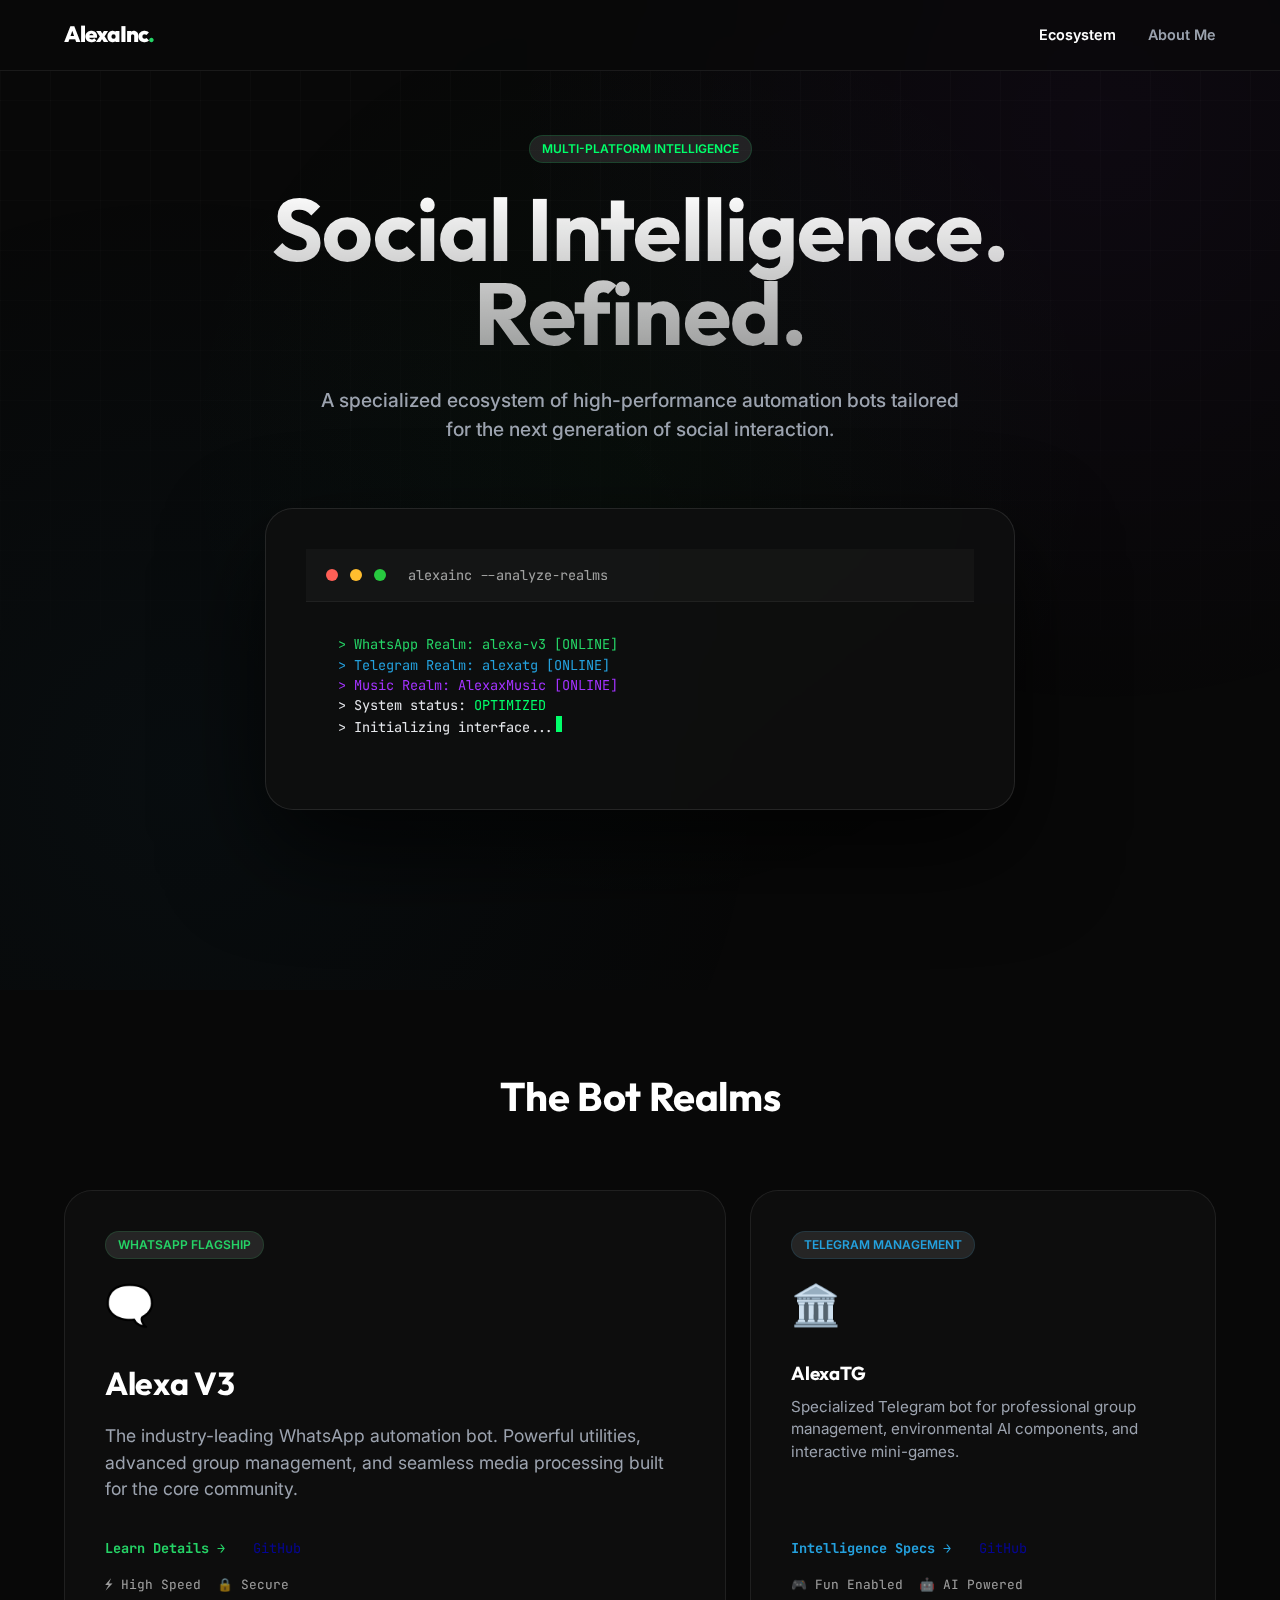
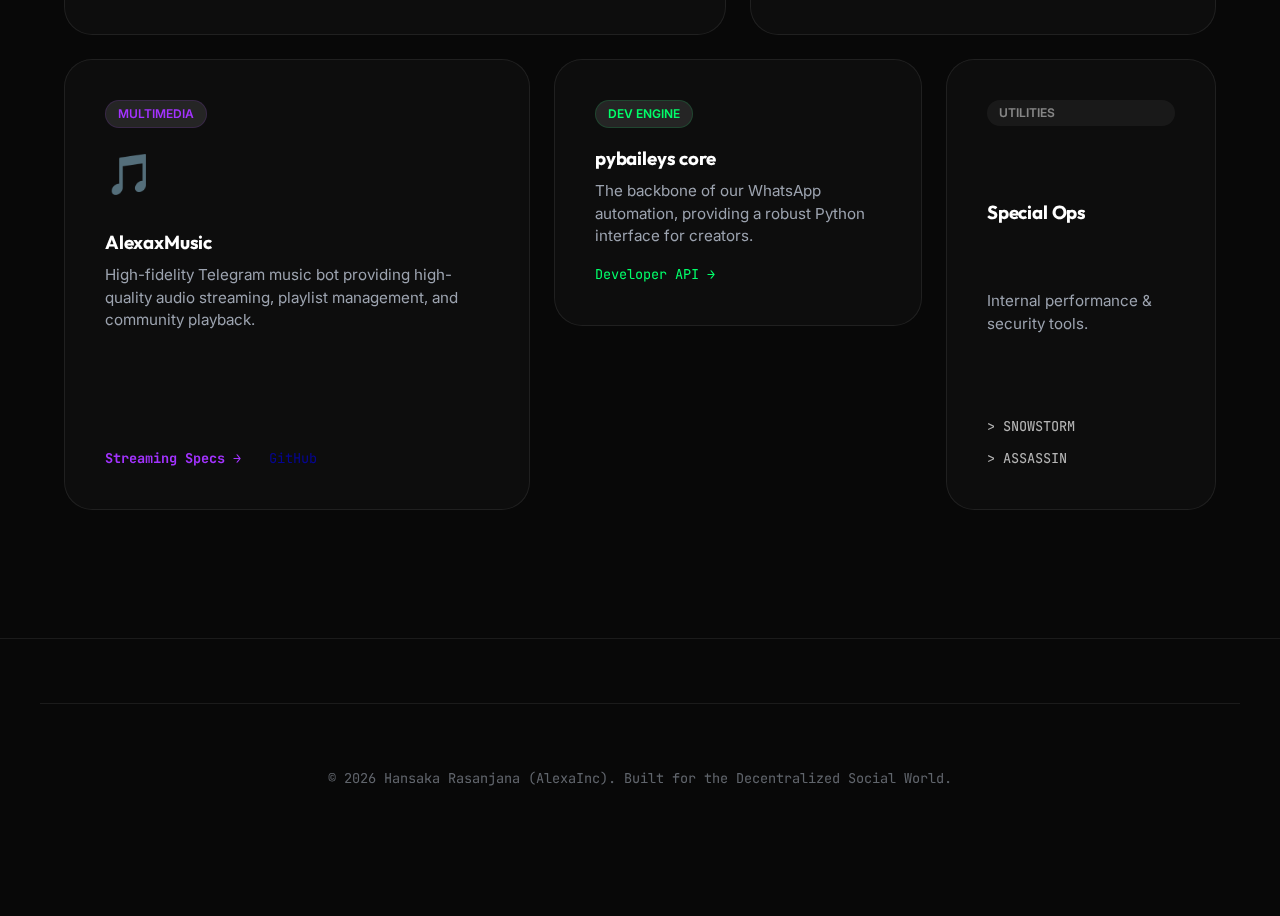
<file: index.html>
<!DOCTYPE html>
<html lang="en">

<head>
    <meta charset="UTF-8">
    <meta name="viewport" content="width=device-width, initial-scale=1.0">
    <title>AlexaInc | Specialized Bot Ecosystem</title>
    <meta name="description"
        content="Official AlexaInc Hub: Advanced automation for WhatsApp, Telegram Management, AI, Games, and Music.">
    <!-- SEO & Social Meta -->
    <meta property="og:title" content="AlexaInc | Specialized Bot Ecosystem">
    <meta property="og:description"
        content="Explore advanced automation bots and developer tools for the global community.">
    <link rel="stylesheet" href="index.css">
    <link rel="icon" href="https://github.com/AlexaInc.png" type="image/png">
</head>

<body>
    <div class="bg-glow"></div>
    <div class="grid-overlay"></div>

    <nav>
        <div class="container">
            <a href="/" class="logo">AlexaInc<span style="color: var(--accent-wa);">.</span></a>
            <div class="nav-links">
                <a href="/" class="nav-link active">Ecosystem</a>
                <a href="/about/" class="nav-link">About Me</a>
            </div>
        </div>
    </nav>

    <main class="container">
        <!-- Hero Section -->
        <header class="hero">
            <div class="pill dev" style="margin-bottom: 1.5rem;">Multi-Platform Intelligence</div>
            <h1>Social Intelligence.<br>Refined.</h1>
            <p>A specialized ecosystem of high-performance automation bots tailored for the next generation of social
                interaction.</p>

            <div class="terminal glass-panel">
                <div class="terminal-header">
                    <div class="dot red"></div>
                    <div class="dot yellow"></div>
                    <div class="dot green"></div>
                    <span class="mono" style="margin-left: 10px; font-size: 0.85rem; opacity: 0.6;">alexainc
                        --analyze-realms</span>
                </div>
                <div class="terminal-content">
                    <div class="mono" style="color: var(--accent-wa)">> WhatsApp Realm: alexa-v3 [ONLINE]</div>
                    <div class="mono" style="color: var(--accent-tg)">> Telegram Realm: alexatg [ONLINE]</div>
                    <div class="mono" style="color: var(--accent-music)">> Music Realm: AlexaxMusic [ONLINE]</div>
                    <div class="mono">> System status: <span style="color: var(--accent-dev)">OPTIMIZED</span></div>
                    <div class="mono">> Initializing interface...<span class="cursor"></span></div>
                </div>
            </div>
        </header>

        <!-- Project Bento Grid -->
        <section id="ecosystem">
            <h2 style="margin-bottom: 4rem; text-align: center; font-size: 2.5rem;">The Bot Realms</h2>
            <div class="project-grid">

                <!-- Alexa V3 - WhatsApp Flagship -->
                <div class="project-card glass-panel wa-card span-7 row-2">
                    <div>
                        <div class="pill automation">WhatsApp Flagship</div>
                        <div class="card-icon">🗨️</div>
                        <h3 style="font-size: 2rem;">Alexa V3</h3>
                        <p style="font-size: 1.1rem; margin-top: 1rem;">The industry-leading WhatsApp automation bot.
                            Powerful utilities, advanced group management, and seamless media processing built for the
                            core community.</p>
                    </div>
                    <div style="margin-top: 2rem;">
                        <a href="/alexa-v3/" class="mono"
                            style="color: var(--accent-wa); text-decoration: none; font-weight: 700; margin-right: 1.5rem;">Learn
                            Details →</a>
                        <a href="https://github.com/AlexaInc/alexa-v3" class="mono"
                            style="opacity: 0.6; text-decoration: none;">GitHub</a>
                        <div class="stats mono" style="margin-top: 1rem;">
                            <span>⚡ High Speed</span>
                            <span>🔒 Secure</span>
                        </div>
                    </div>
                </div>

                <!-- alexatg - Telegram Management & AI -->
                <div class="project-card glass-panel tg-card span-5 row-2">
                    <div>
                        <div class="pill special">Telegram Management</div>
                        <div class="card-icon">🏛️</div>
                        <h3>AlexaTG</h3>
                        <p>Specialized Telegram bot for professional group management, environmental AI components, and
                            interactive mini-games.</p>
                    </div>
                    <div style="margin-top: 2rem;">
                        <a href="/alexatg/" class="mono"
                            style="color: var(--accent-tg); text-decoration: none; font-weight: 700; margin-right: 1.5rem;">Intelligence
                            Specs →</a>
                        <a href="https://github.com/AlexaInc/alexatg" class="mono"
                            style="opacity: 0.6; text-decoration: none;">GitHub</a>
                        <div class="stats mono" style="margin-top: 1rem;">
                            <span>🎮 Fun Enabled</span>
                            <span>🤖 AI Powered</span>
                        </div>
                    </div>
                </div>

                <!-- AlexaxMusic - Music Bot -->
                <div class="project-card glass-panel music-card span-5 row-2">
                    <div>
                        <div class="pill special" style="color: var(--accent-music); border-color: var(--glow-music);">
                            Multimedia</div>
                        <div class="card-icon">🎵</div>
                        <h3>AlexaxMusic</h3>
                        <p>High-fidelity Telegram music bot providing high-quality audio streaming, playlist management,
                            and community playback.</p>
                    </div>
                    <div style="margin-top: 2rem;">
                        <a href="/alexaxmusic/" class="mono"
                            style="color: var(--accent-music); text-decoration: none; font-weight: 700; margin-right: 1.5rem;">Streaming
                            Specs →</a>
                        <a href="https://github.com/AlexaInc/AlexaxMusic" class="mono"
                            style="opacity: 0.6; text-decoration: none;">GitHub</a>
                    </div>
                </div>

                <!-- pybaileys - Developer Tooling -->
                <div class="project-card glass-panel dev-card span-4">
                    <div>
                        <div class="pill dev">Dev Engine</div>
                        <h3>pybaileys core</h3>
                        <p>The backbone of our WhatsApp automation, providing a robust Python interface for creators.
                        </p>
                    </div>
                    <a href="https://github.com/AlexaInc/pybaileys" class="mono"
                        style="color: var(--accent-dev); text-decoration: none; margin-top: 1rem;">Developer API →</a>
                </div>

                <!-- Performance Utils -->
                <div class="project-card glass-panel span-3 row-2">
                    <div class="pill" style="opacity: 0.5;">Utilities</div>
                    <h3>Special Ops</h3>
                    <p>Internal performance & security tools.</p>
                    <ul class="mono"
                        style="list-style: none; margin-top: 1.5rem; display: flex; flex-direction: column; gap: 0.75rem;">
                        <li><a href="https://github.com/AlexaInc/SNOWSTORM"
                                style="color: inherit; text-decoration: none; opacity: 0.7;">> SNOWSTORM</a></li>
                        <li><a href="https://github.com/AlexaInc/assassin"
                                style="color: inherit; text-decoration: none; opacity: 0.7;">> ASSASSIN</a></li>
                    </ul>
                </div>

            </div>
        </section>
    </main>

    <footer>
        <div class="container" style="padding: 4rem 0; border-top: 1px solid var(--border-color); text-align: center;">
            <p class="mono" style="opacity: 0.6;">© 2026 Hansaka Rasanjana (AlexaInc). Built for the Decentralized
                Social World.</p>
        </div>
    </footer>
</body>

</html>
</file>
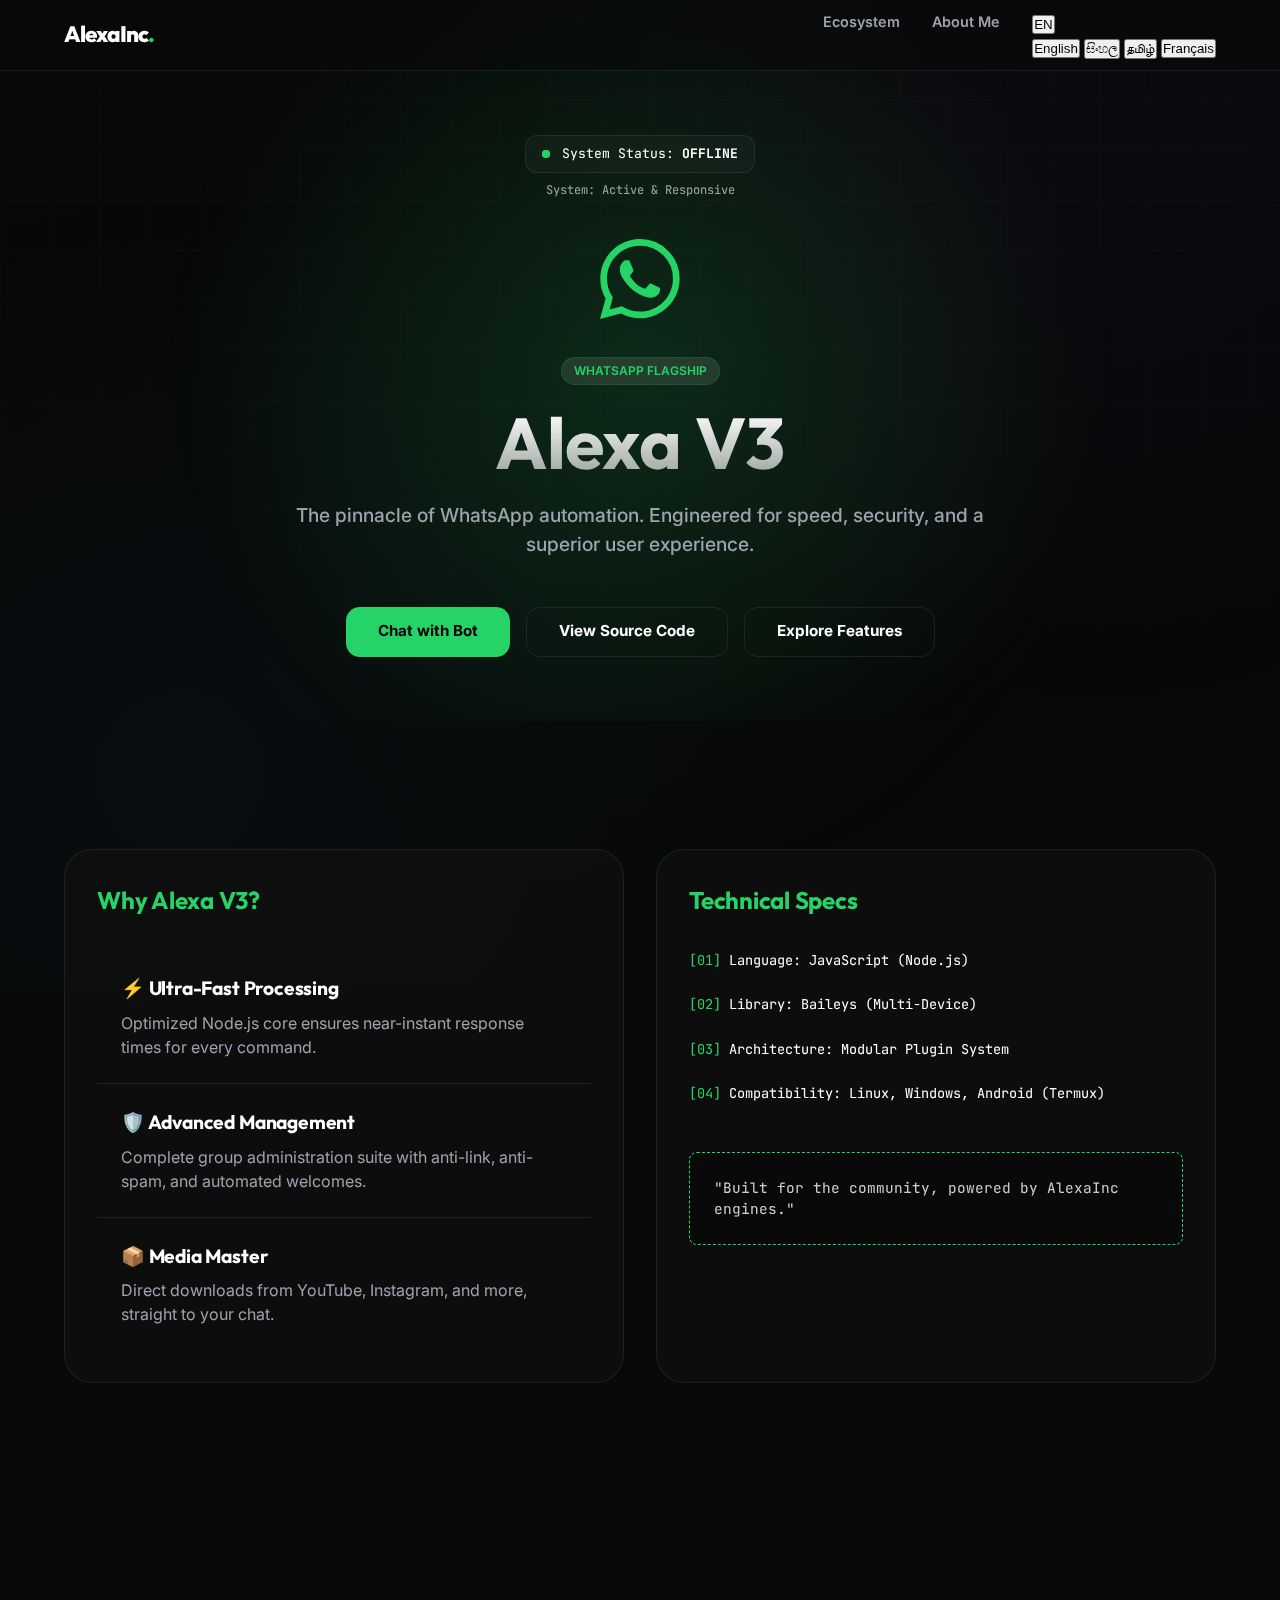
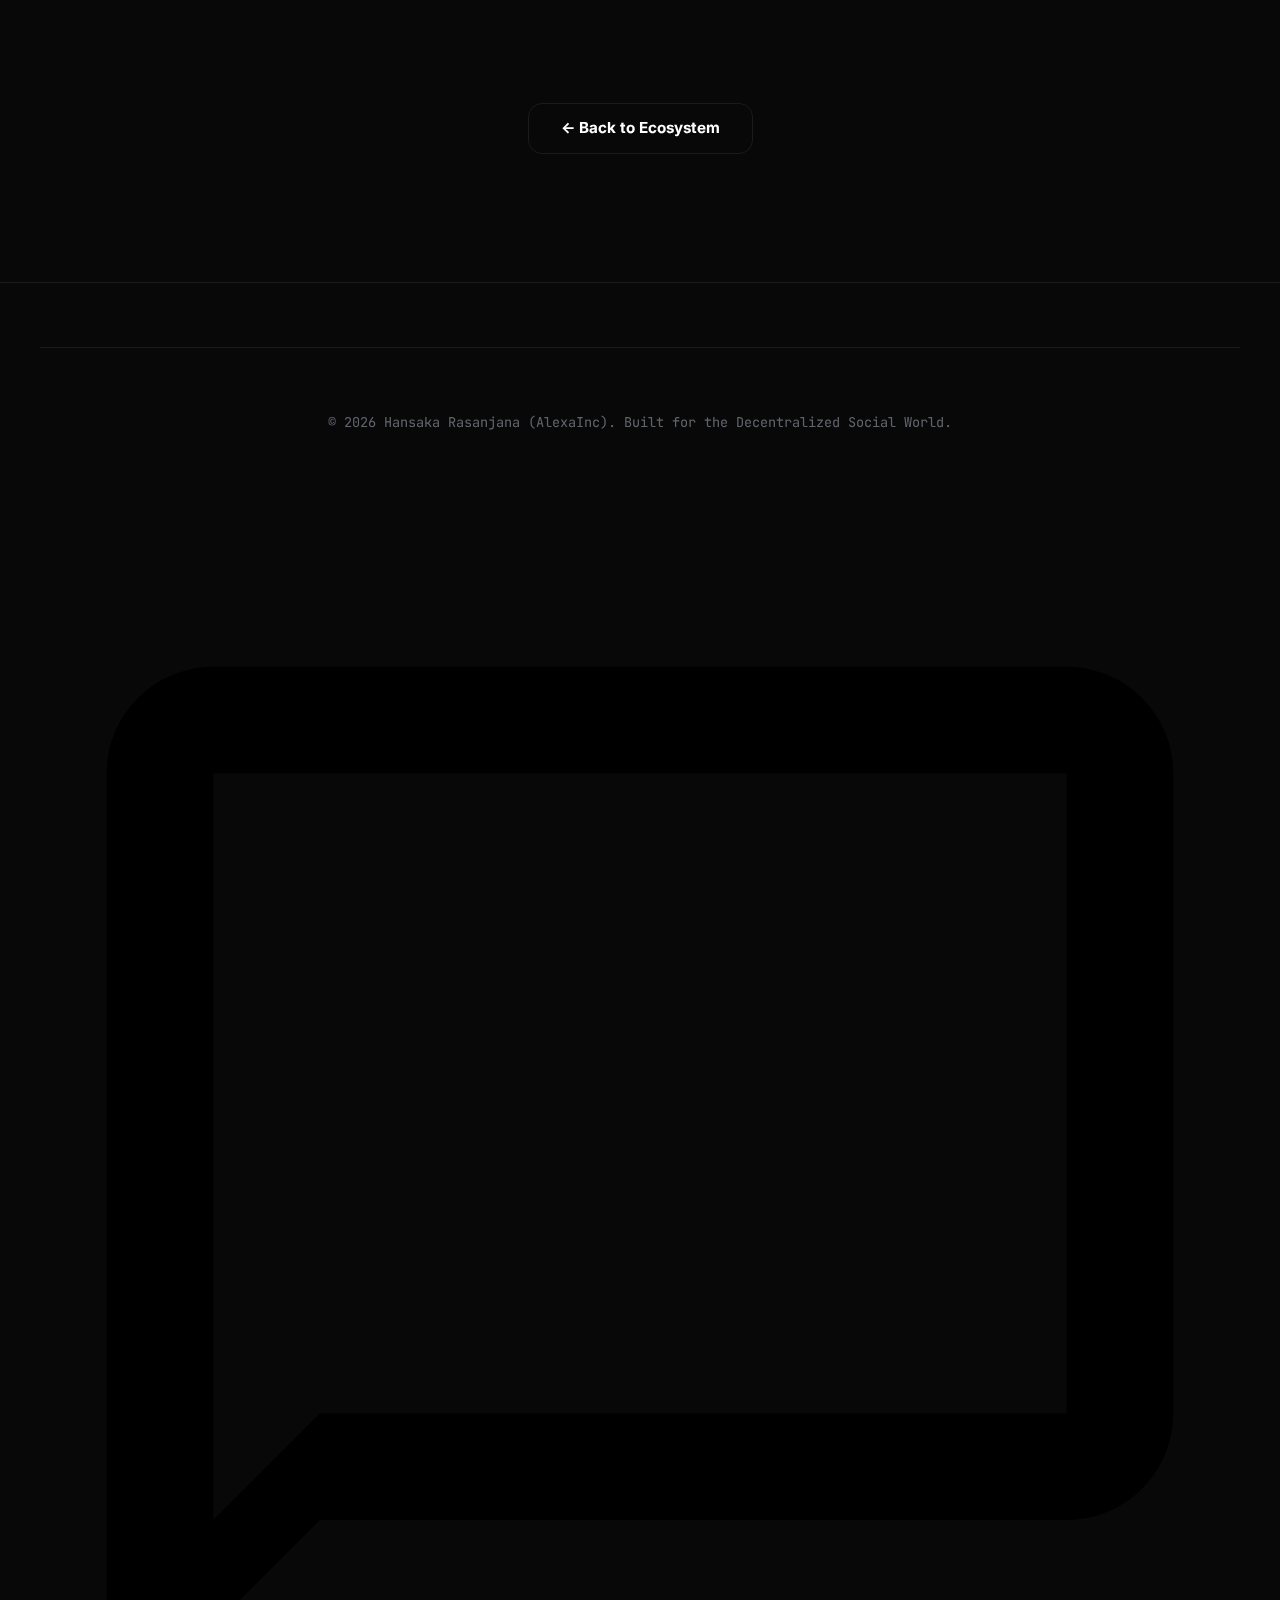
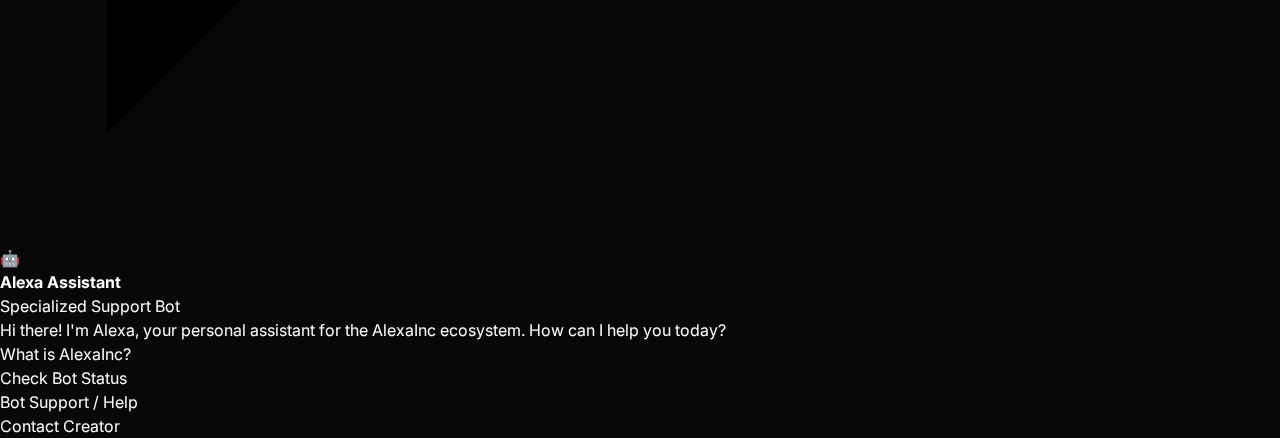
<file: alexa-v3/index.html>
<!DOCTYPE html>
<html lang="en">

<head>
    <meta charset="UTF-8">
    <meta name="viewport" content="width=device-width, initial-scale=1.0">
    <title>Alexa V3 | WhatsApp Automation Flagship</title>
    <meta name="description"
        content="Deep dive into Alexa V3 - The industry-leading WhatsApp automation bot by AlexaInc.">
    <link rel="stylesheet" href="/index.css">
    <link rel="icon" href="https://github.com/AlexaInc.png" type="image/png">
    <script async src="https://pagead2.googlesyndication.com/pagead/js/adsbygoogle.js?client=ca-pub-2210833108870700"
        crossorigin="anonymous"></script>
    <style>
        .realm-hero {
            background: radial-gradient(circle at center, var(--glow-wa) 0%, transparent 70%);
        }

        .feature-item {
            padding: 1.5rem;
            border-bottom: 1px solid var(--border-color);
        }

        .feature-item:last-child {
            border-bottom: none;
        }
    </style>
</head>

<body>
    <div class="bg-glow"></div>
    <div class="grid-overlay"></div>

    <nav>
        <div class="container">
            <a href="/" class="logo">AlexaInc<span style="color: var(--accent-wa);">.</span></a>
            <div class="nav-links">
                <a href="/" class="nav-link" data-i18n="nav_ecosystem">Ecosystem</a>
                <a href="/about/" class="nav-link" data-i18n="nav_about">About Me</a>
                <!-- Language Switcher -->
                <div class="lang-switcher">
                    <button class="lang-btn" id="lang-btn">EN</button>
                    <div class="lang-dropdown" id="lang-dropdown">
                        <button onclick="setLanguage('en')">English</button>
                        <button onclick="setLanguage('si')">සිංහල</button>
                        <button onclick="setLanguage('ta')">தமிழ்</button>
                        <button onclick="setLanguage('fr')">Français</button>
                    </div>
                </div>
            </div>
        </div>
    </nav>

    <main class="container">
        <section class="hero realm-hero">
            <div class="status-header">
                <div class="status-badge status-wa">
                    <span class="status-dot"></span>
                    <span><span data-i18n="sys_status">System Status</span>: <span id="bot-status-text"
                            style="color: var(--accent-wa); font-weight: 700;">FETCHING...</span></span>
                </div>
                <div id="bot-update-text" class="mono"
                    style="font-size: 0.75rem; opacity: 0; transition: opacity 0.5s;">
                    Scanning...</div>
            </div>
            <div class="hero-icon" style="color: var(--accent-wa); margin-bottom: 2rem;">
                <svg xmlns="http://www.w3.org/2000/svg" viewBox="0 0 16 16" fill="currentColor" width="80" height="80">
                    <path
                        d="M13.601 2.326A7.85 7.85 0 0 0 7.994 0C3.627 0 .068 3.558.064 7.926c0 1.399.366 2.76 1.057 3.965L0 16l4.204-1.102a7.9 7.9 0 0 0 3.79.965h.004c4.368 0 7.926-3.558 7.93-7.93A7.9 7.9 0 0 0 13.6 2.326zM7.994 14.521a6.6 6.6 0 0 1-3.356-.92l-.24-.144-2.494.654.666-2.433-.156-.251a6.56 6.56 0 0 1-1.007-3.505c0-3.626 2.957-6.584 6.591-6.584a6.56 6.56 0 0 1 4.66 1.931 6.56 6.56 0 0 1 1.928 4.66c-.004 3.639-2.961 6.592-6.592 6.592m3.615-4.934c-.197-.099-1.17-.578-1.353-.646-.182-.065-.315-.099-.445.099-.133.197-.513.646-.627.775-.114.133-.232.148-.43.05-.197-.1-.836-.308-1.592-.985-.59-.525-.985-1.175-1.103-1.372-.114-.198-.011-.304.088-.403.087-.088.197-.232.296-.346.1-.114.133-.198.198-.33.065-.134.034-.248-.015-.347-.05-.099-.445-1.076-.612-1.47-.16-.389-.323-.335-.445-.34-.114-.007-.247-.007-.38-.007a.73.73 0 0 0-.529.247c-.182.198-.691.677-.691 1.654s.71 1.916.81 2.049c.098.133 1.394 2.132 3.383 2.992.47.205.84.326 1.129.418.475.152.904.129 1.246.08.38-.058 1.171-.48 1.338-.943.164-.464.164-.86.114-.943-.049-.084-.182-.133-.38-.232">
                    </path>
                </svg>
            </div>
            <div class="pill automation" style="margin-bottom: 1.5rem;" data-i18n="wa_pill">WhatsApp Flagship</div>
            <h1 style="color: var(--accent-wa);">Alexa V3</h1>
            <p>The pinnacle of WhatsApp automation. Engineered for speed,
                security, and a superior user experience.</p>

            <div style="margin-top: 2rem; display: flex; gap: 1rem; justify-content: center; flex-wrap: wrap;">
                <a href="https://wa.me/94705327164" id="wa-chat-btn" target="_blank" class="btn btn-primary"
                    style="background: var(--accent-wa); color: #000; display: flex; align-items: center; gap: 0.5rem;">
                    <span data-i18n="chat_bot">Chat with Bot</span>
                </a>
                <a href="https://github.com/AlexaInc/alexa-v3" class="btn btn-outline" data-i18n="view_source">View
                    Source Code</a>
                <a href="#features" class="btn btn-outline" data-i18n="explore_features">Explore Features</a>
            </div>
        </section>

        <section id="features">
            <div class="grid-2">
                <div class="glass-panel" style="padding: 2rem;">
                    <h2 style="color: var(--accent-wa); margin-bottom: 2rem;">Why Alexa V3?</h2>
                    <div class="feature-item">
                        <h3 style="font-size: 1.2rem; margin-bottom: 0.5rem;">⚡ Ultra-Fast Processing</h3>
                        <p style="color: var(--text-secondary);">Optimized Node.js core ensures near-instant response
                            times for every command.</p>
                    </div>
                    <div class="feature-item">
                        <h3 style="font-size: 1.2rem; margin-bottom: 0.5rem;">🛡️ Advanced Management</h3>
                        <p style="color: var(--text-secondary);">Complete group administration suite with anti-link,
                            anti-spam, and automated welcomes.</p>
                    </div>
                    <div class="feature-item">
                        <h3 style="font-size: 1.2rem; margin-bottom: 0.5rem;">📦 Media Master</h3>
                        <p style="color: var(--text-secondary);">Direct downloads from YouTube, Instagram, and more,
                            straight to your chat.</p>
                    </div>
                </div>

                <div class="glass-panel" style="padding: 2rem; border-color: var(--glow-wa);">
                    <h2 style="color: var(--accent-wa); margin-bottom: 2rem;">Technical Specs</h2>
                    <ul class="mono" style="list-style: none; display: flex; flex-direction: column; gap: 1.5rem;">
                        <li><span style="color: var(--accent-wa)">[01]</span> Language: JavaScript (Node.js)</li>
                        <li><span style="color: var(--accent-wa)">[02]</span> Library: Baileys (Multi-Device)</li>
                        <li><span style="color: var(--accent-wa)">[03]</span> Architecture: Modular Plugin System</li>
                        <li><span style="color: var(--accent-wa)">[04]</span> Compatibility: Linux, Windows, Android
                            (Termux)</li>
                    </ul>

                    <div
                        style="margin-top: 3rem; padding: 1.5rem; background: rgba(0,0,0,0.3); border-radius: 8px; border: 1px dashed var(--accent-wa);">
                        <p class="mono" style="font-size: 0.9rem; opacity: 0.8;">"Built for the community, powered by
                            AlexaInc engines."</p>
                    </div>
                </div>
            </div>
        </section>

        <section style="text-align: center; margin-top: 4rem;">
            <a href="/" class="btn btn-outline" data-i18n="back_ecosystem">← Back to Ecosystem</a>
        </section>
    </main>

    <footer>
        <div class="container" style="padding: 4rem 0; border-top: 1px solid var(--border-color); text-align: center;">
            <p class="mono" style="opacity: 0.6;">© 2026 Hansaka Rasanjana (AlexaInc). Built for the Decentralized
                Social World.</p>
        </div>
    </footer>
    <script src="/status.js"></script>
    <script src="/lang.js"></script>
    <script src="/chat.js"></script>
</body>

</html>
</file>
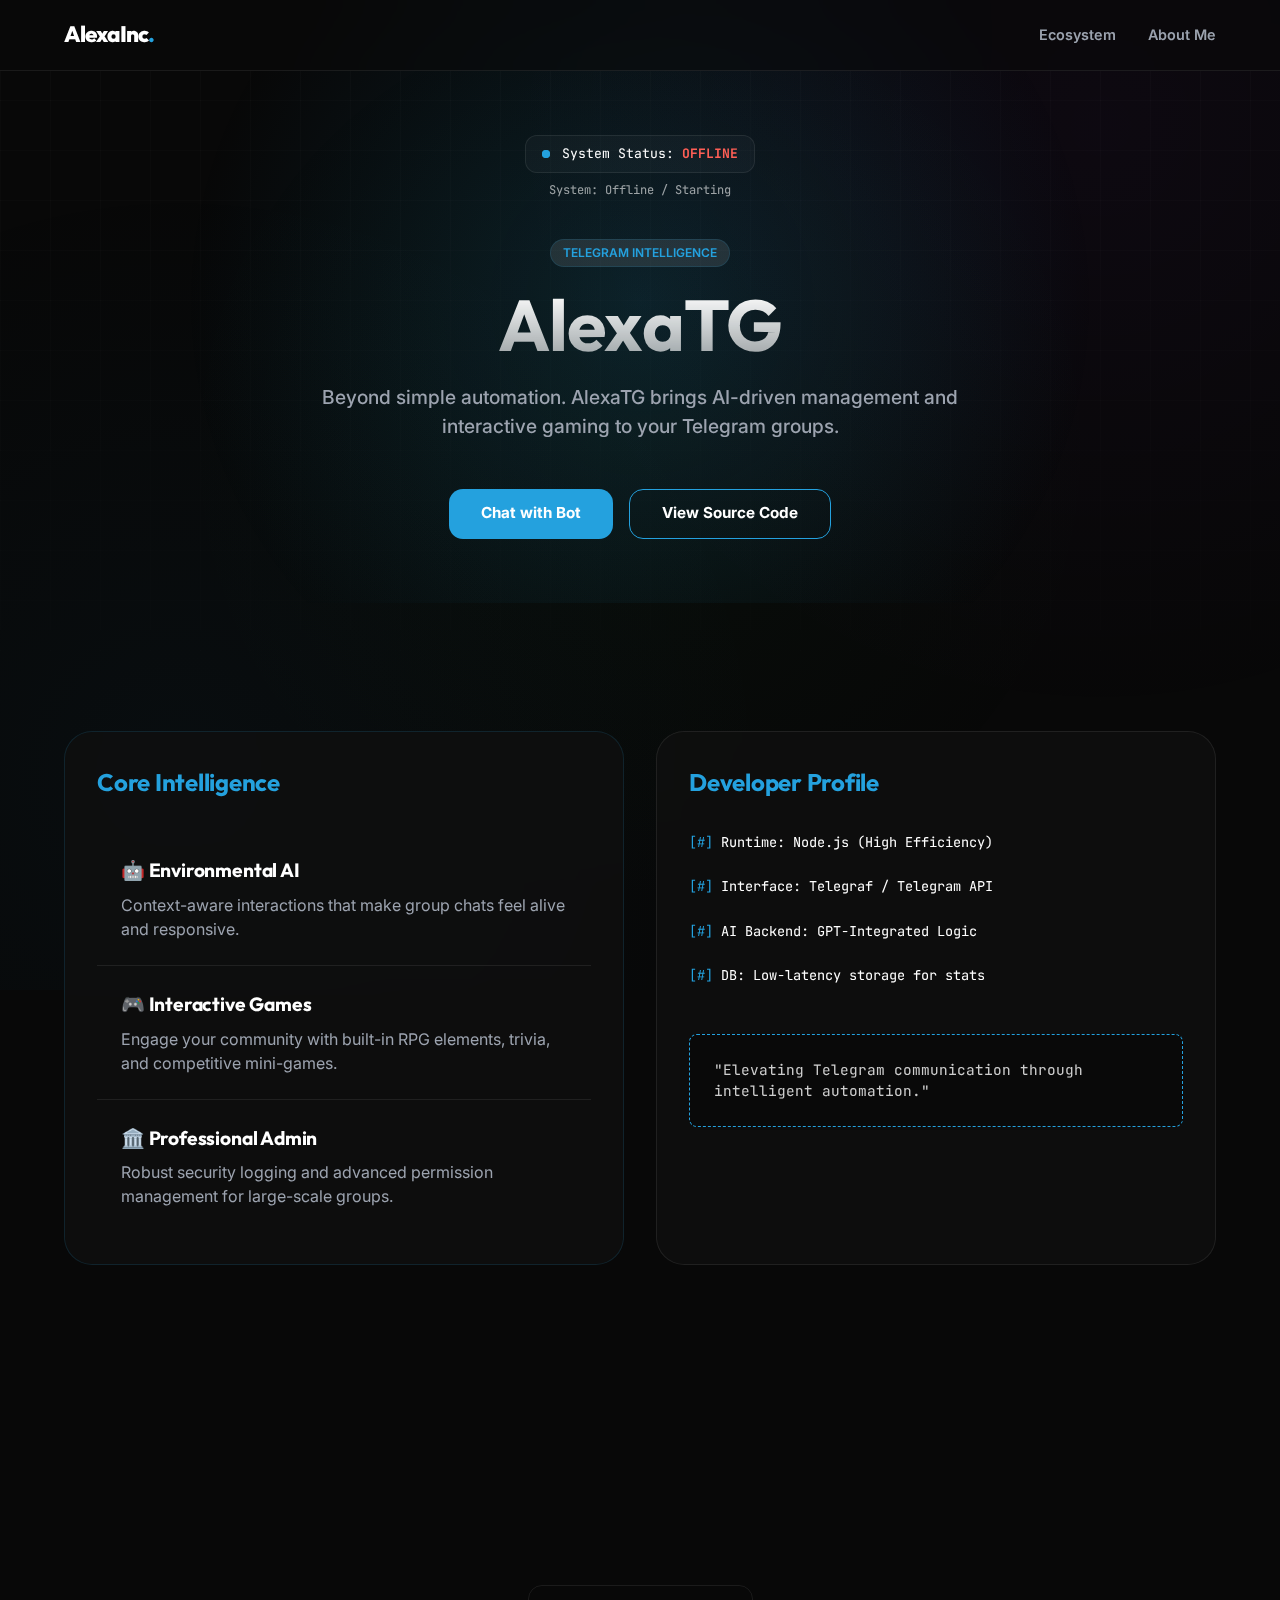
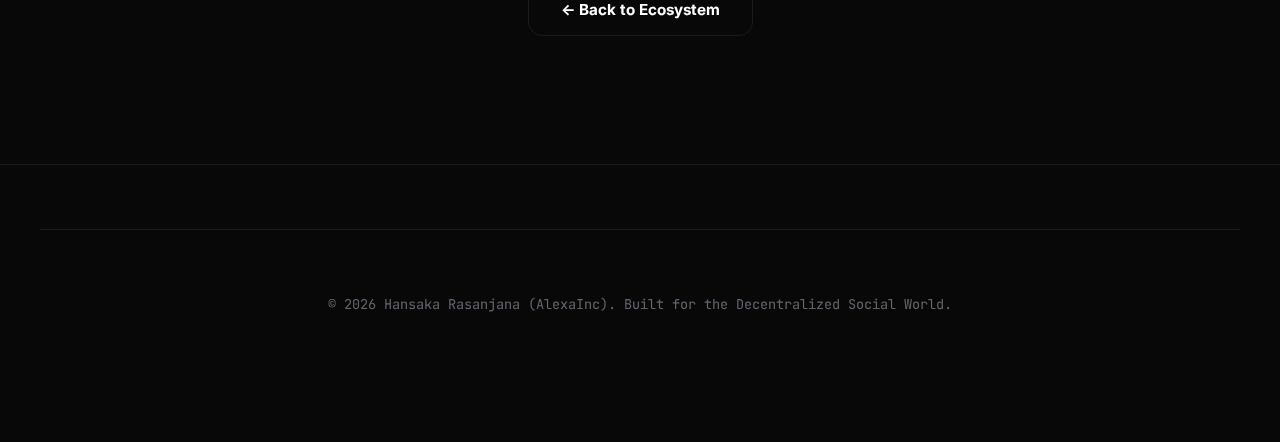
<file: alexatg/index.html>
<!DOCTYPE html>
<html lang="en">

<head>
    <meta charset="UTF-8">
    <meta name="viewport" content="width=device-width, initial-scale=1.0">
    <title>AlexaTG | Telegram Intelligence & AI</title>
    <meta name="description"
        content="Explore AlexaTG - The specialized Telegram bot for Group Management, AI, and Gaming.">
    <link rel="stylesheet" href="/index.css">
    <link rel="icon" href="https://github.com/AlexaInc.png" type="image/png">
    <style>
        .realm-hero {
            background: radial-gradient(circle at center, var(--glow-tg) 0%, transparent 70%);
        }

        .feature-item {
            padding: 1.5rem;
            border-bottom: 1px solid var(--border-color);
        }

        .feature-item:last-child {
            border-bottom: none;
        }
    </style>
</head>

<body>
    <div class="bg-glow"></div>
    <div class="grid-overlay"></div>

    <nav>
        <div class="container">
            <a href="/" class="logo">AlexaInc<span style="color: var(--accent-tg);">.</span></a>
            <div class="nav-links">
                <a href="/" class="nav-link">Ecosystem</a>
                <a href="/about/" class="nav-link">About Me</a>
            </div>
        </div>
    </nav>

    <main class="container">
        <section class="hero realm-hero">
            <div class="status-header">
                <div class="status-badge status-tg">
                    <span class="status-dot"></span>
                    <span>System Status: <span id="bot-status-text"
                            style="color: var(--accent-tg); font-weight: 700;">FETCHING...</span></span>
                </div>
                <div id="bot-update-text" class="mono"
                    style="font-size: 0.75rem; opacity: 0; transition: opacity 0.5s;">
                    Scanning...</div>
            </div>
            <div class="pill special" style="margin-bottom: 1.5rem;">Telegram Intelligence</div>
            <h1 style="color: var(--accent-tg);">AlexaTG</h1>
            <p>Beyond simple automation. AlexaTG brings AI-driven management
                and interactive gaming to your Telegram groups.</p>

            <div style="margin-top: 3rem; display: flex; gap: 1rem; justify-content: center; flex-wrap: wrap;">
                <a href="https://t.me/alexaIncbot" id="tg-chat-btn" target="_blank" class="btn btn-primary"
                    style="background: var(--accent-tg); color: #fff; display: flex; align-items: center; gap: 0.5rem;">
                    <span>Chat with Bot</span>
                </a>
                <a href="https://github.com/AlexaInc/alexatg" class="btn btn-outline"
                    style="border-color: var(--accent-tg);">View Source Code</a>
            </div>
        </section>

        <section id="features">
            <div class="grid-2">
                <div class="glass-panel" style="padding: 2rem; border-color: var(--glow-tg);">
                    <h2 style="color: var(--accent-tg); margin-bottom: 2rem;">Core Intelligence</h2>
                    <div class="feature-item">
                        <h3 style="font-size: 1.2rem; margin-bottom: 0.5rem;">🤖 Environmental AI</h3>
                        <p style="color: var(--text-secondary);">Context-aware interactions that make group chats feel
                            alive and responsive.</p>
                    </div>
                    <div class="feature-item">
                        <h3 style="font-size: 1.2rem; margin-bottom: 0.5rem;">🎮 Interactive Games</h3>
                        <p style="color: var(--text-secondary);">Engage your community with built-in RPG elements,
                            trivia, and competitive mini-games.</p>
                    </div>
                    <div class="feature-item">
                        <h3 style="font-size: 1.2rem; margin-bottom: 0.5rem;">🏛️ Professional Admin</h3>
                        <p style="color: var(--text-secondary);">Robust security logging and advanced permission
                            management for large-scale groups.</p>
                    </div>
                </div>

                <div class="glass-panel" style="padding: 2rem;">
                    <h2 style="color: var(--accent-tg); margin-bottom: 2rem;">Developer Profile</h2>
                    <ul class="mono" style="list-style: none; display: flex; flex-direction: column; gap: 1.5rem;">
                        <li><span style="color: var(--accent-tg)">[#]</span> Runtime: Node.js (High Efficiency)</li>
                        <li><span style="color: var(--accent-tg)">[#]</span> Interface: Telegraf / Telegram API</li>
                        <li><span style="color: var(--accent-tg)">[#]</span> AI Backend: GPT-Integrated Logic</li>
                        <li><span style="color: var(--accent-tg)">[#]</span> DB: Low-latency storage for stats</li>
                    </ul>

                    <div
                        style="margin-top: 3rem; padding: 1.5rem; background: rgba(0,0,0,0.3); border-radius: 8px; border: 1px dashed var(--accent-tg);">
                        <p class="mono" style="font-size: 0.9rem; opacity: 0.8;">"Elevating Telegram communication
                            through intelligent automation."</p>
                    </div>
                </div>
            </div>
        </section>

        <section style="text-align: center; margin-top: 4rem;">
            <a href="/" class="btn btn-outline">← Back to Ecosystem</a>
        </section>
    </main>

    <footer>
        <div class="container" style="padding: 4rem 0; border-top: 1px solid var(--border-color); text-align: center;">
            <p class="mono" style="opacity: 0.6;">© 2026 Hansaka Rasanjana (AlexaInc). Built for the Decentralized
                Social World.</p>
        </div>
    </footer>
    <script src="/status.js"></script>
</body>

</html>
</file>
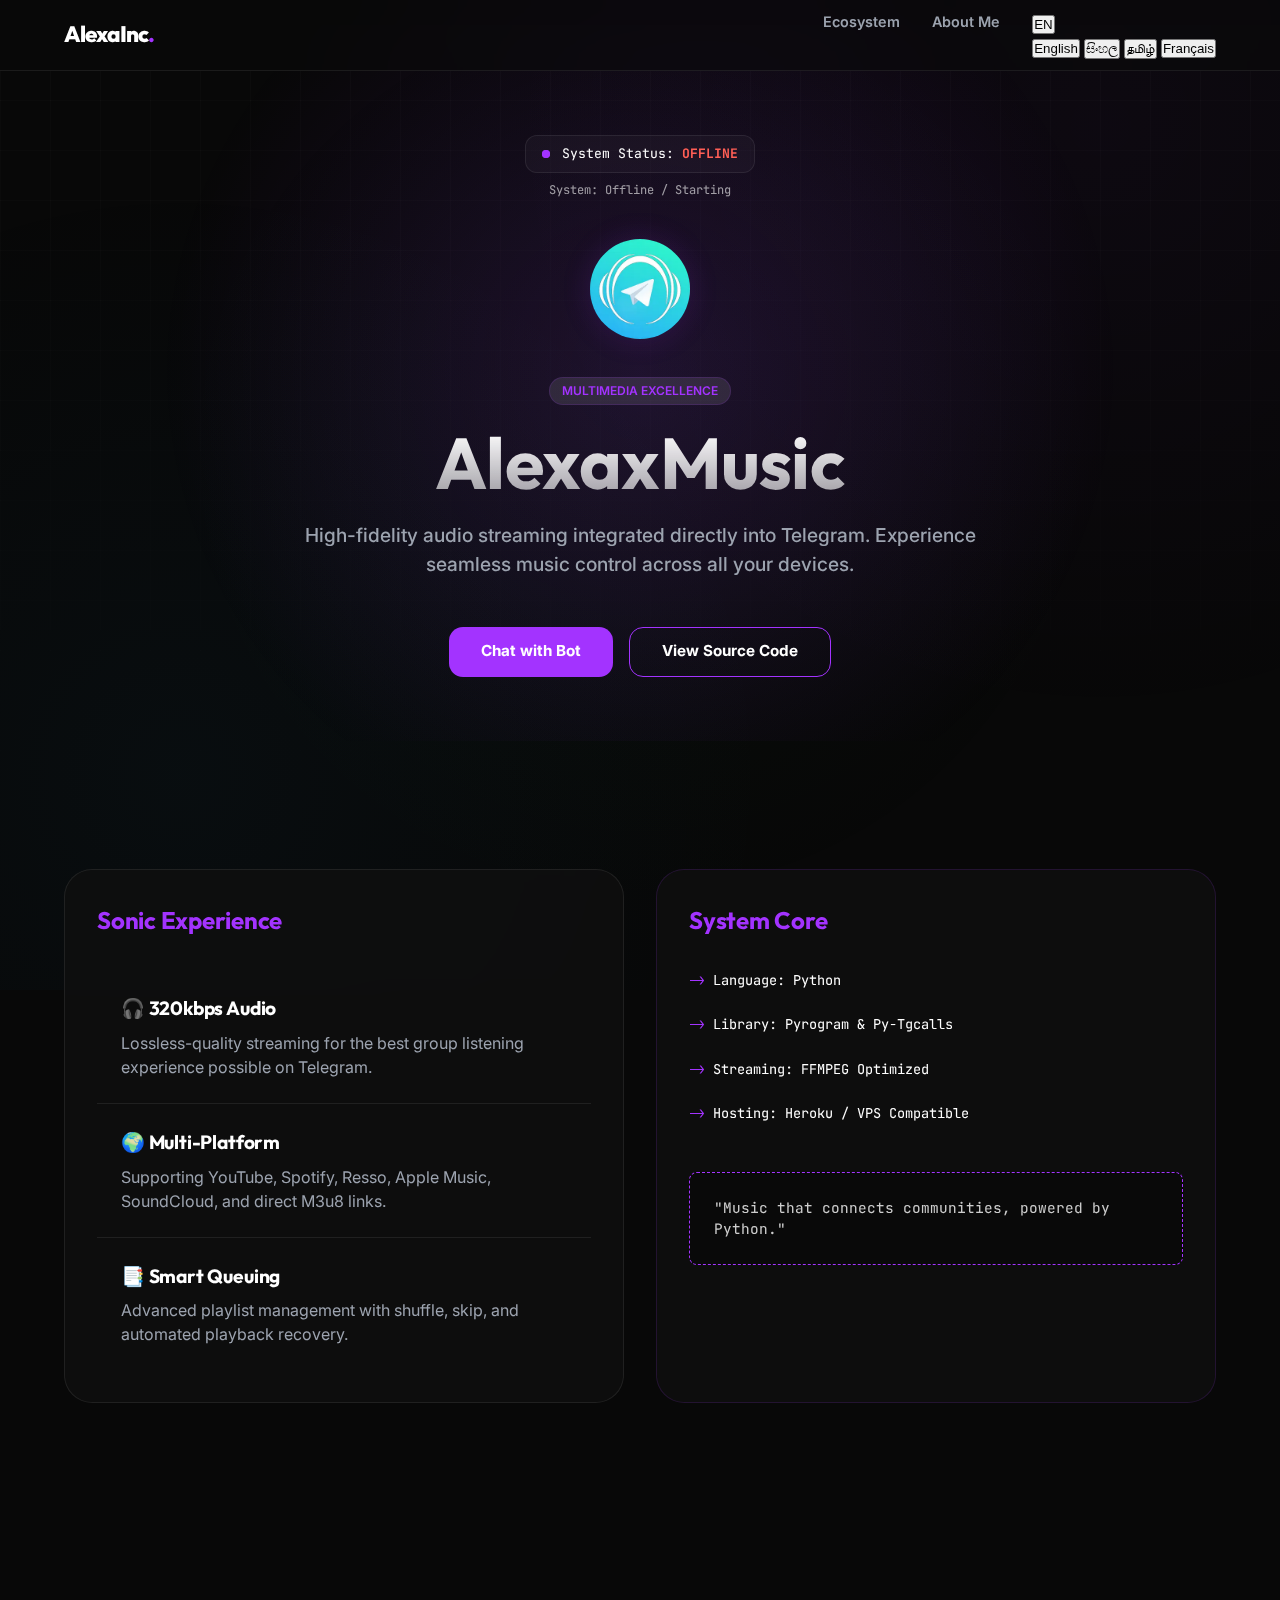
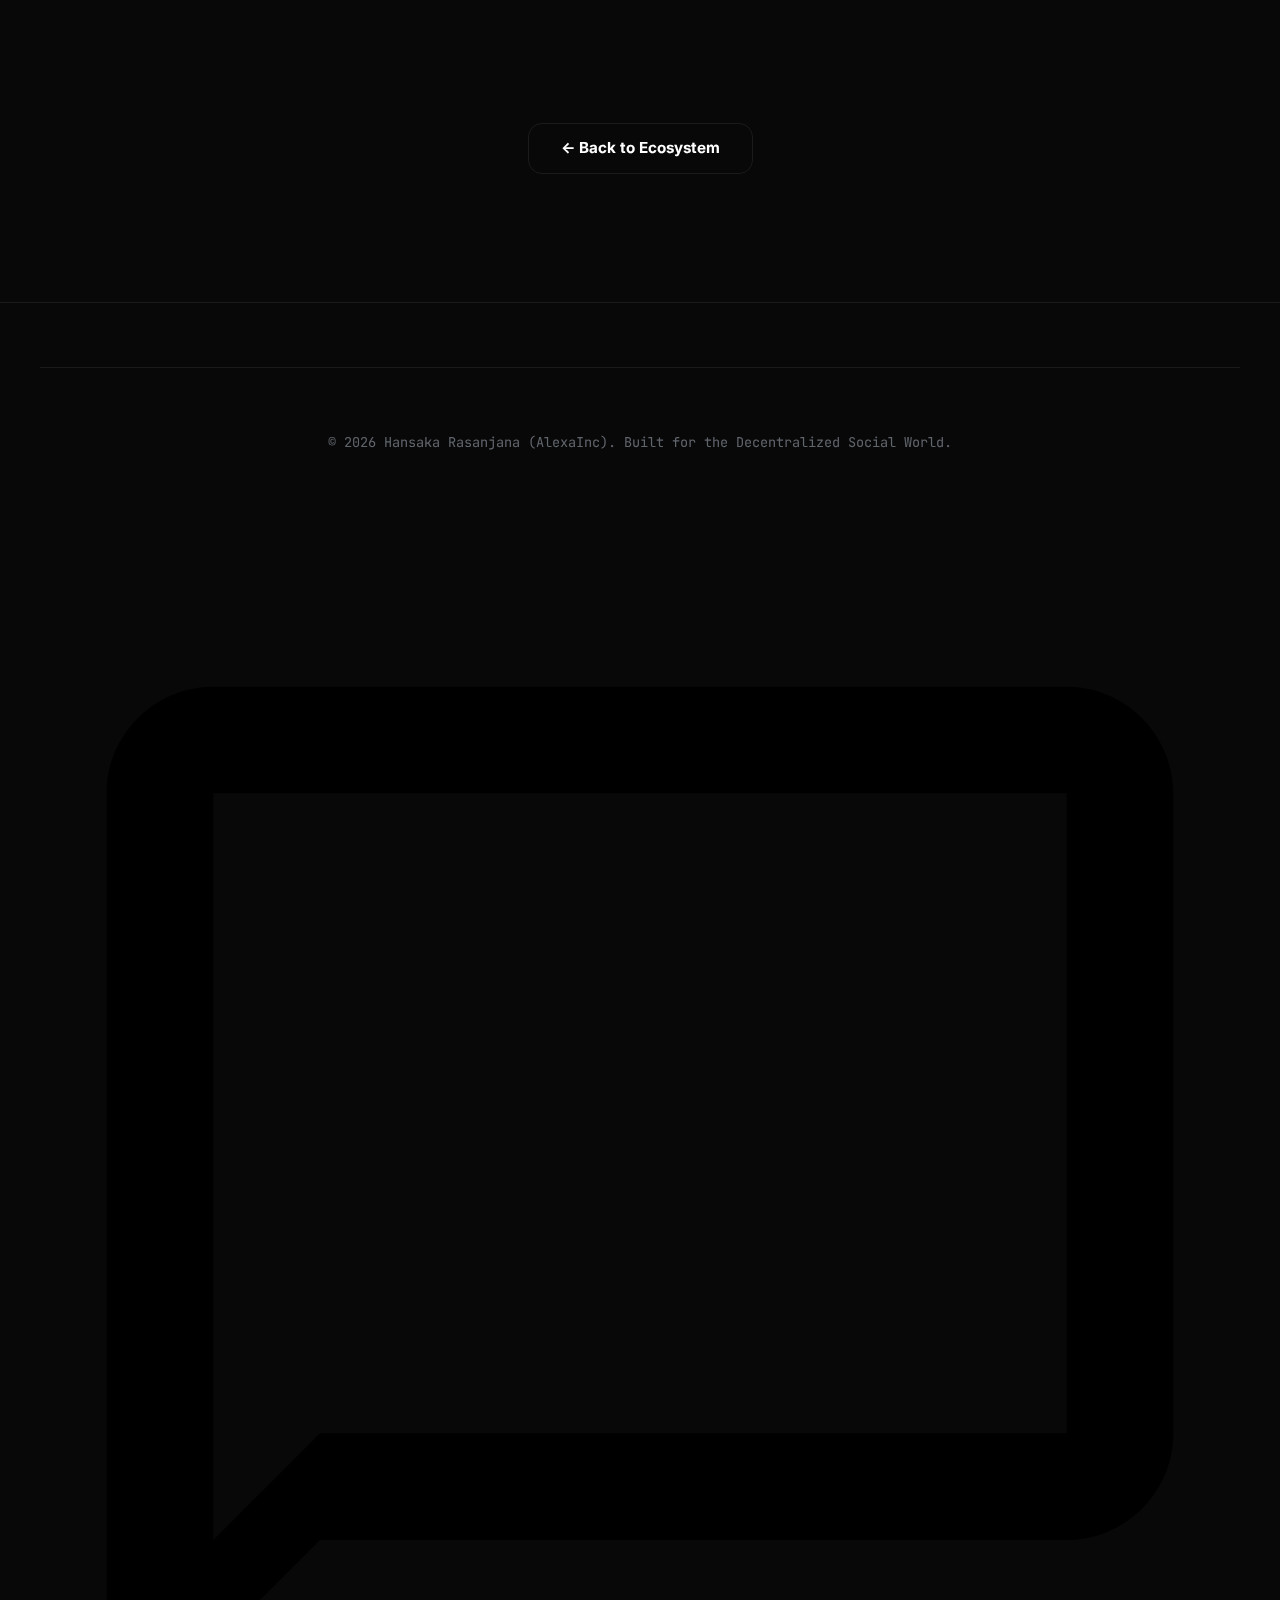
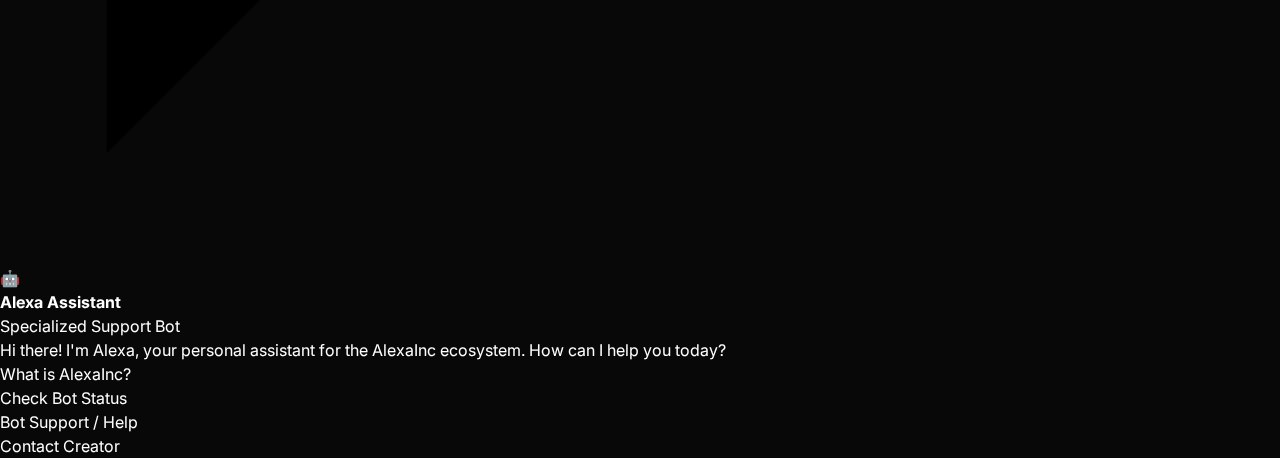
<file: alexaxmusic/index.html>
<!DOCTYPE html>
<html lang="en">

<head>
    <meta charset="UTF-8">
    <meta name="viewport" content="width=device-width, initial-scale=1.0">
    <title>AlexaxMusic | Telegram Music & Streaming</title>
    <meta name="description"
        content="Discover AlexaxMusic - High-fidelity Telegram music streaming bot supporting YouTube, Spotify, and more.">
    <link rel="stylesheet" href="/index.css">
    <link rel="icon" href="https://github.com/AlexaInc.png" type="image/png">
    <style>
        .realm-hero {
            background: radial-gradient(circle at center, var(--glow-music) 0%, transparent 70%);
        }

        .feature-item {
            padding: 1.5rem;
            border-bottom: 1px solid var(--border-color);
        }

        .feature-item:last-child {
            border-bottom: none;
        }
    </style>
</head>

<body>
    <div class="bg-glow"></div>
    <div class="grid-overlay"></div>

    <nav>
        <div class="container">
            <a href="/" class="logo">AlexaInc<span style="color: var(--accent-music);">.</span></a>
            <div class="nav-links">
                <a href="/" class="nav-link" data-i18n="nav_ecosystem">Ecosystem</a>
                <a href="/about/" class="nav-link" data-i18n="nav_about">About Me</a>
                <!-- Language Switcher -->
                <div class="lang-switcher">
                    <button class="lang-btn" id="lang-btn">EN</button>
                    <div class="lang-dropdown" id="lang-dropdown">
                        <button onclick="setLanguage('en')">English</button>
                        <button onclick="setLanguage('si')">සිංහල</button>
                        <button onclick="setLanguage('ta')">தமிழ்</button>
                        <button onclick="setLanguage('fr')">Français</button>
                    </div>
                </div>
            </div>
        </div>
    </nav>

    <main class="container">
        <section class="hero realm-hero">
            <div class="status-header">
                <div class="status-badge status-music">
                    <span class="status-dot"></span>
                    <span><span data-i18n="sys_status">System Status</span>: <span id="bot-status-text"
                            style="color: var(--accent-music); font-weight: 700;">FETCHING...</span></span>
                </div>
                <div id="bot-update-text" class="mono"
                    style="font-size: 0.75rem; opacity: 0; transition: opacity 0.5s;">
                    Scanning...</div>
            </div>
            <div class="hero-icon" style="margin-bottom: 2rem;">
                <img src="/assets/music-bot.png" alt="AlexaxMusic Icon"
                    style="width: 100px; height: 100px; border-radius: 50%; box-shadow: 0 0 30px var(--glow-music);">
            </div>
            <div class="pill special"
                style="margin-bottom: 1.5rem; color: var(--accent-music); border-color: var(--glow-music);"
                data-i18n="music_pill">Multimedia
                Excellence</div>
            <h1 style="color: var(--accent-music);">AlexaxMusic</h1>
            <p>High-fidelity audio streaming integrated directly into Telegram.
                Experience seamless music control across all your devices.</p>

            <div style="margin-top: 3rem; display: flex; gap: 1rem; justify-content: center; flex-wrap: wrap;">
                <a href="https://t.me/alexaIncbot" id="tg-chat-btn" target="_blank" class="btn btn-primary"
                    style="background: var(--accent-music); color: #fff; display: flex; align-items: center; gap: 0.5rem;">
                    <span data-i18n="chat_bot">Chat with Bot</span>
                </a>
                <a href="https://github.com/AlexaInc/AlexaxMusic" class="btn btn-outline" data-i18n="view_source"
                    style="border-color: var(--accent-music);">View Source Code</a>
            </div>
        </section>

        <section id="features">
            <div class="grid-2">
                <div class="glass-panel" style="padding: 2rem;">
                    <h2 style="color: var(--accent-music); margin-bottom: 2rem;">Sonic Experience</h2>
                    <div class="feature-item">
                        <h3 style="font-size: 1.2rem; margin-bottom: 0.5rem;">🎧 320kbps Audio</h3>
                        <p style="color: var(--text-secondary);">Lossless-quality streaming for the best group listening
                            experience possible on Telegram.</p>
                    </div>
                    <div class="feature-item">
                        <h3 style="font-size: 1.2rem; margin-bottom: 0.5rem;">🌍 Multi-Platform</h3>
                        <p style="color: var(--text-secondary);">Supporting YouTube, Spotify, Resso, Apple Music,
                            SoundCloud, and direct M3u8 links.</p>
                    </div>
                    <div class="feature-item">
                        <h3 style="font-size: 1.2rem; margin-bottom: 0.5rem;">📑 Smart Queuing</h3>
                        <p style="color: var(--text-secondary);">Advanced playlist management with shuffle, skip, and
                            automated playback recovery.</p>
                    </div>
                </div>

                <div class="glass-panel" style="padding: 2rem; border-color: var(--glow-music);">
                    <h2 style="color: var(--accent-music); margin-bottom: 2rem;">System Core</h2>
                    <ul class="mono" style="list-style: none; display: flex; flex-direction: column; gap: 1.5rem;">
                        <li><span style="color: var(--accent-music)">-></span> Language: Python</li>
                        <li><span style="color: var(--accent-music)">-></span> Library: Pyrogram & Py-Tgcalls</li>
                        <li><span style="color: var(--accent-music)">-></span> Streaming: FFMPEG Optimized</li>
                        <li><span style="color: var(--accent-music)">-></span> Hosting: Heroku / VPS Compatible</li>
                    </ul>

                    <div
                        style="margin-top: 3rem; padding: 1.5rem; background: rgba(0,0,0,0.3); border-radius: 8px; border: 1px dashed var(--accent-music);">
                        <p class="mono" style="font-size: 0.9rem; opacity: 0.8;">"Music that connects communities,
                            powered by Python."</p>
                    </div>
                </div>
            </div>
        </section>

        <section style="text-align: center; margin-top: 4rem;">
            <a href="/" class="btn btn-outline" data-i18n="back_ecosystem">← Back to Ecosystem</a>
        </section>
    </main>

    <footer>
        <div class="container" style="padding: 4rem 0; border-top: 1px solid var(--border-color); text-align: center;">
            <p class="mono" style="opacity: 0.6;">© 2026 Hansaka Rasanjana (AlexaInc). Built for the Decentralized
                Social World.</p>
        </div>
    </footer>
    <script src="/status.js"></script>
    <script src="/lang.js"></script>
    <script src="/chat.js"></script>
</body>

</html>
</file>
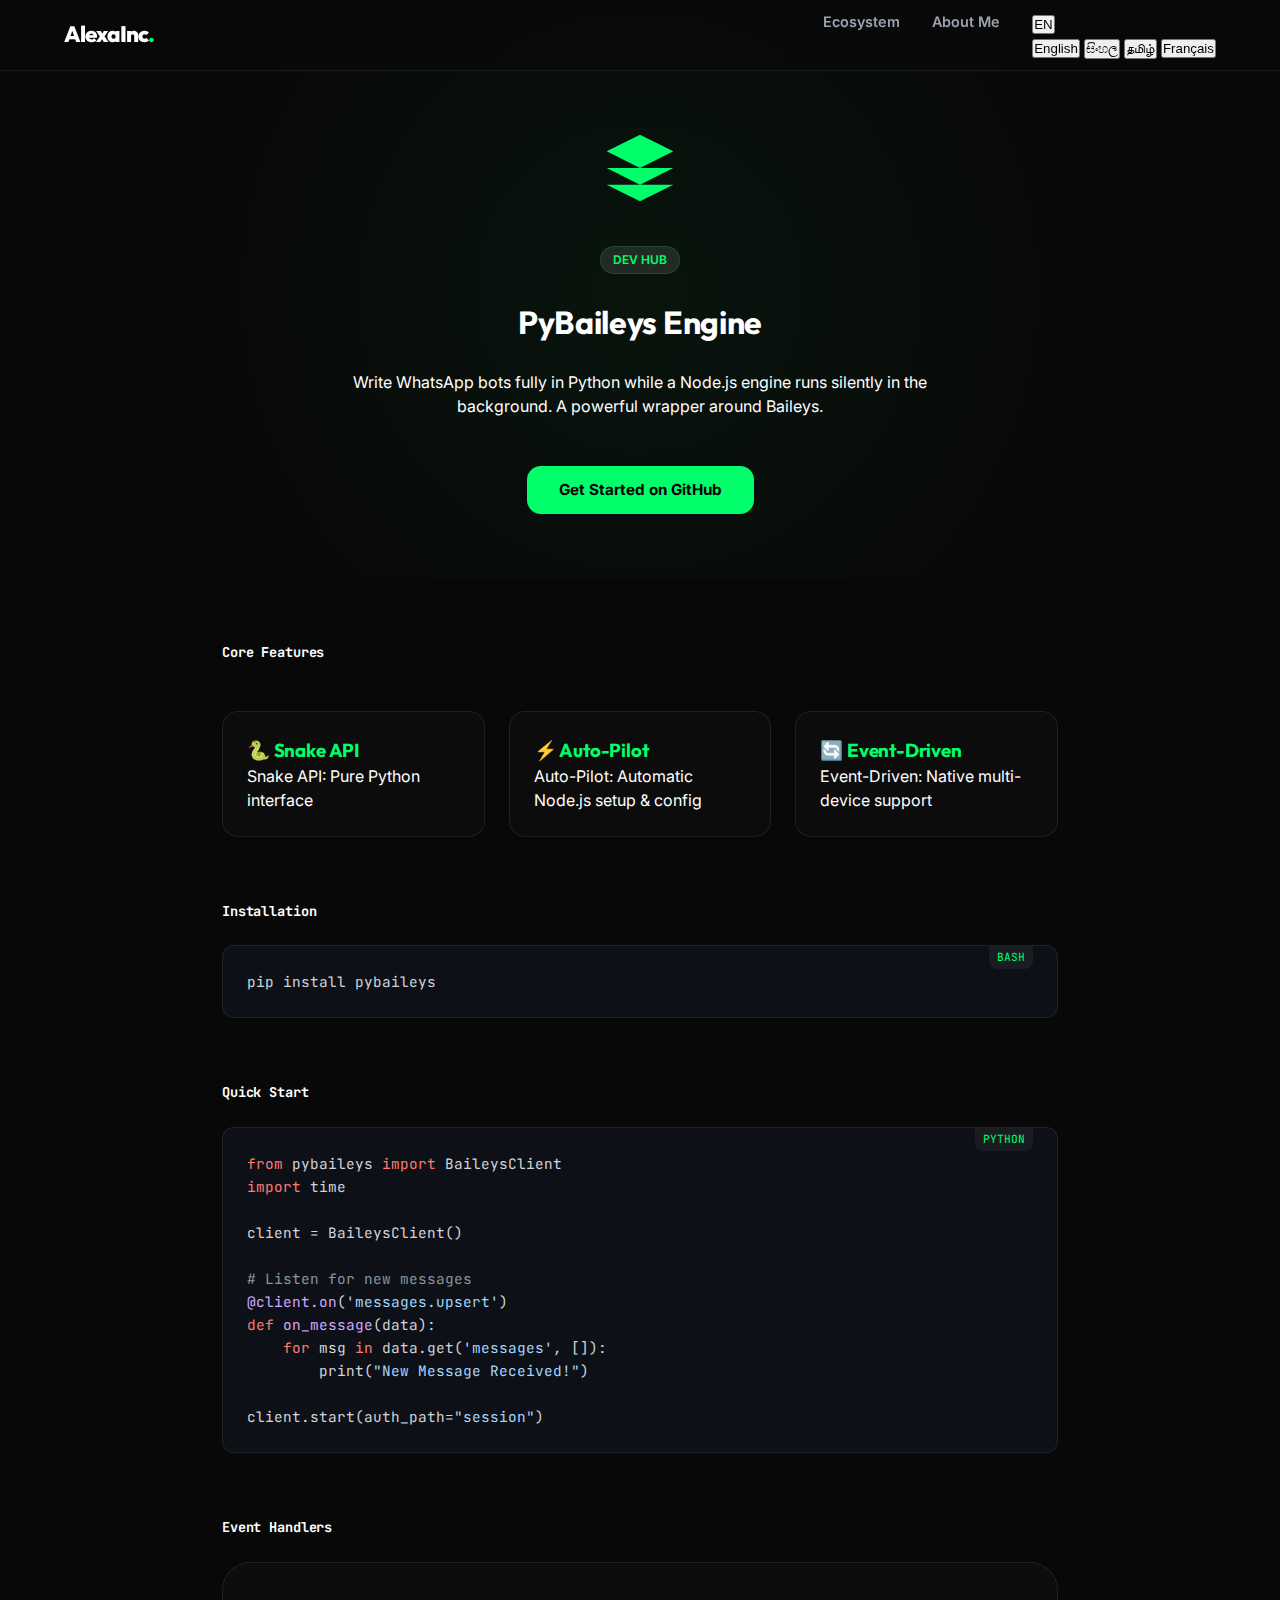
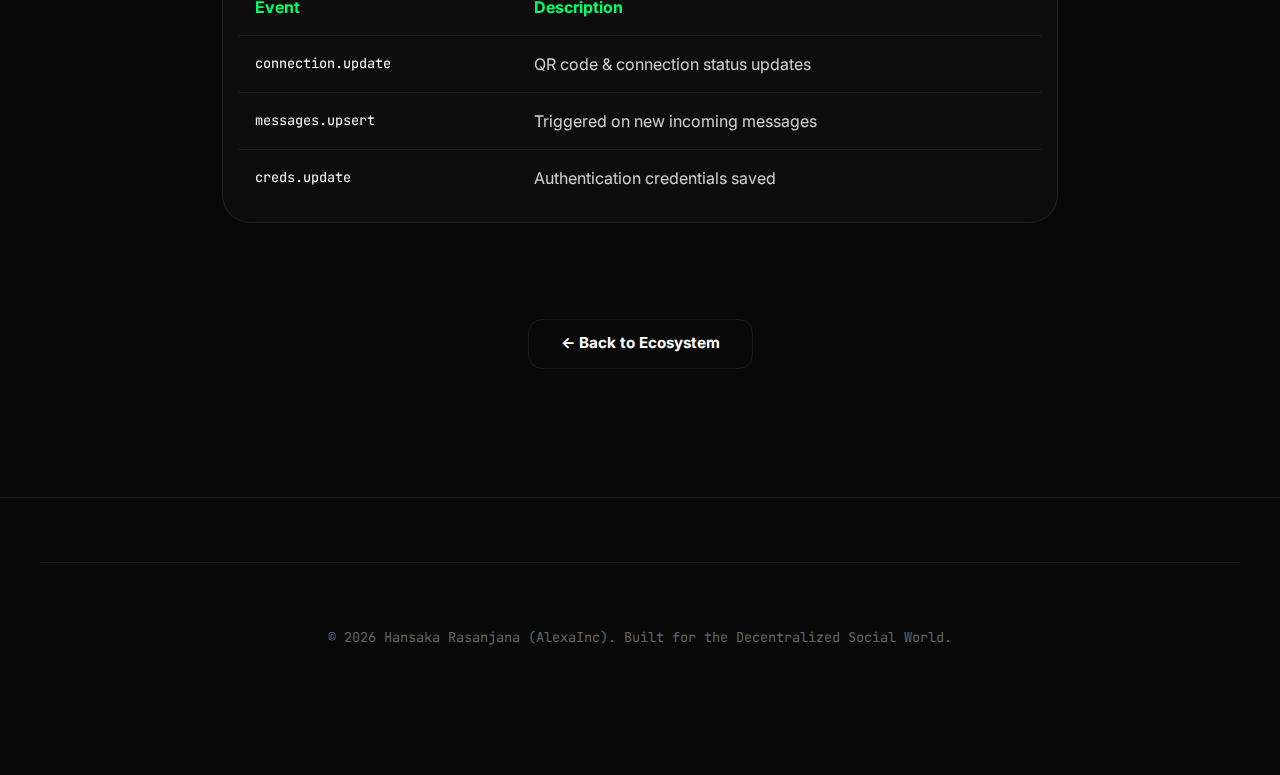
<file: pybaileys/index.html>
<!DOCTYPE html>
<html lang="en">

<head>
    <meta charset="UTF-8">
    <meta name="viewport" content="width=device-width, initial-scale=1.0">
    <title>PyBaileys Docs - AlexaInc</title>
    <link rel="stylesheet" href="../index.css">
    <link
        href="https://fonts.googleapis.com/css2?family=Inter:wght@400;700&family=JetBrains+Mono:wght@500&family=Outfit:wght@600&display=swap"
        rel="stylesheet">
    <style>
        .dev-hero {
            padding: 8rem 2rem 4rem;
            text-align: center;
            background: radial-gradient(circle at 50% 50%, rgba(0, 255, 106, 0.05) 0%, transparent 70%);
        }

        .doc-section {
            padding: 4rem 2rem;
            max-width: 900px;
            margin: 0 auto;
        }

        .code-block {
            background: #0d1117;
            border-radius: 12px;
            padding: 1.5rem;
            position: relative;
            margin: 1.5rem 0;
            border: 1px solid var(--border-color);
            overflow-x: auto;
        }

        .code-block::before {
            content: attr(data-lang);
            position: absolute;
            top: 0;
            right: 1.5rem;
            padding: 0.2rem 0.5rem;
            background: rgba(255, 255, 255, 0.05);
            font-size: 0.7rem;
            color: var(--accent-dev);
            border-bottom-left-radius: 8px;
            border-bottom-right-radius: 8px;
            font-family: 'JetBrains Mono', monospace;
            text-transform: uppercase;
        }

        pre {
            margin: 0;
            font-family: 'JetBrains Mono', monospace;
            color: #d1d5db;
            line-height: 1.6;
            font-size: 0.9rem;
        }

        .keyword {
            color: #ff7b72;
        }

        .string {
            color: #a5d6ff;
        }

        .comment {
            color: #8b949e;
        }

        .function {
            color: #d2a8ff;
        }

        .feature-grid {
            display: grid;
            grid-template-columns: repeat(auto-fit, minmax(250px, 1fr));
            gap: 1.5rem;
            margin: 3rem 0;
        }

        .feature-item {
            padding: 1.5rem;
            border-radius: 16px;
            border: 1px solid var(--border-color);
            background: rgba(255, 255, 255, 0.02);
            transition: var(--transition);
        }

        .feature-item:hover {
            border-color: var(--accent-dev);
            background: rgba(0, 255, 106, 0.02);
            transform: translateY(-5px);
        }
    </style>
</head>

<body>
    <nav>
        <div class="container">
            <a href="/" class="logo">AlexaInc<span style="color: var(--accent-dev);">.</span></a>
            <div class="nav-links">
                <a href="/#ecosystem" class="nav-link" data-i18n="nav_ecosystem">Ecosystem</a>
                <a href="/about/" class="nav-link" data-i18n="nav_about">About Me</a>
                <div class="lang-switcher">
                    <button class="lang-btn" id="lang-btn">EN</button>
                    <div class="lang-dropdown" id="lang-dropdown">
                        <button onclick="setLanguage('en')">English</button>
                        <button onclick="setLanguage('si')">සිංහල</button>
                        <button onclick="setLanguage('ta')">தமிழ்</button>
                        <button onclick="setLanguage('fr')">Français</button>
                    </div>
                </div>
            </div>
        </div>
    </nav>

    <header class="dev-hero">
        <div class="container">
            <div class="hero-icon" style="color: var(--accent-dev); margin-bottom: 2rem;">
                <svg viewBox="0 0 24 24" fill="currentColor" width="80" height="80">
                    <path d="M12 2L2 7l10 5 10-5-10-5zM2 17l10 5 10-5M2 12l10 5 10-5" />
                </svg>
            </div>
            <div class="pill dev" style="margin-bottom: 1.5rem;" data-i18n="pybaileys_pill">Dev Hub</div>
            <h1 data-i18n="pybaileys_title">PyBaileys Engine</h1>
            <p style="max-width: 600px; margin: 1.5rem auto;" data-i18n="pybaileys_desc">Write WhatsApp bots fully in
                Python while a Node.js engine runs silently in the background. A powerful wrapper around Baileys.</p>

            <div style="margin-top: 3rem; display: flex; gap: 1rem; justify-content: center;">
                <a href="https://github.com/AlexaInc/pybaileys" class="btn btn-primary"
                    style="background: var(--accent-dev); color: #000; border: none;" data-i18n="pybaileys_github">
                    Get Started on GitHub
                </a>
            </div>
        </div>
    </header>

    <main class="container">
        <section class="doc-section">
            <h2 class="mono" data-i18n="pybaileys_features">Core Features</h2>
            <div class="feature-grid">
                <div class="feature-item">
                    <h3 style="color: var(--accent-dev);" data-i18n="pybaileys_t1">🐍 Snake API</h3>
                    <p data-i18n="pybaileys_f1">Pure Python interface for WhatsApp automation. No Node.js knowledge
                        required.</p>
                </div>
                <div class="feature-item">
                    <h3 style="color: var(--accent-dev);" data-i18n="pybaileys_t2">⚡ Auto-Pilot</h3>
                    <p data-i18n="pybaileys_f2">Automatically downloads and configures the environment on first run.</p>
                </div>
                <div class="feature-item">
                    <h3 style="color: var(--accent-dev);" data-i18n="pybaileys_t3">🔄 Event-Driven</h3>
                    <p data-i18n="pybaileys_f3">Robust event system for handling messages, connection updates, and more.
                    </p>
                </div>
            </div>

            <h2 class="mono" style="margin-top: 4rem;" data-i18n="pybaileys_install">Installation</h2>
            <div class="code-block" data-lang="bash">
                <pre>pip install pybaileys</pre>
            </div>

            <h2 class="mono" style="margin-top: 4rem;" data-i18n="pybaileys_quickstart">Quick Start</h2>
            <div class="code-block" data-lang="python">
                <pre><span class="keyword">from</span> pybaileys <span class="keyword">import</span> BaileysClient
<span class="keyword">import</span> time

client = BaileysClient()

<span class="comment"># Listen for new messages</span>
<span class="function">@client.on</span>(<span class="string">'messages.upsert'</span>)
<span class="keyword">def</span> <span class="function">on_message</span>(data):
    <span class="keyword">for</span> msg <span class="keyword">in</span> data.get(<span class="string">'messages'</span>, []):
        print(<span class="string">"New Message Received!"</span>)

client.start(auth_path=<span class="string">"session"</span>)</pre>
            </div>

            <h2 class="mono" style="margin-top: 4rem;" data-i18n="pybaileys_events">Event Handlers</h2>
            <div class="glass-panel" style="padding: 1rem; overflow-x: auto; margin-top: 1.5rem;">
                <table style="width: 100%; border-collapse: collapse;">
                    <thead>
                        <tr style="border-bottom: 1px solid var(--border-color);">
                            <th style="padding: 1rem; text-align: left; color: var(--accent-dev);"
                                data-i18n="doc_event">Event</th>
                            <th style="padding: 1rem; text-align: left; color: var(--accent-dev);" data-i18n="doc_desc">
                                Description</th>
                        </tr>
                    </thead>
                    <tbody>
                        <tr style="border-bottom: 1px solid var(--border-color);">
                            <td class="mono" style="padding: 1rem;">connection.update</td>
                            <td style="padding: 1rem; opacity: 0.8;" data-i18n="pybaileys_event_conn">QR code &
                                connection status updates</td>
                        </tr>
                        <tr style="border-bottom: 1px solid var(--border-color);">
                            <td class="mono" style="padding: 1rem;">messages.upsert</td>
                            <td style="padding: 1rem; opacity: 0.8;" data-i18n="pybaileys_event_msgs">Triggered on new
                                incoming messages</td>
                        </tr>
                        <tr>
                            <td class="mono" style="padding: 1rem;">creds.update</td>
                            <td style="padding: 1rem; opacity: 0.8;" data-i18n="pybaileys_event_creds">Authentication
                                credentials saved</td>
                        </tr>
                    </tbody>
                </table>
            </div>

            <div style="text-align: center; margin-top: 6rem; padding-bottom: 4rem;">
                <a href="/" class="btn btn-outline" data-i18n="back_ecosystem">← Back to Ecosystem</a>
            </div>
        </section>
    </main>

    <footer>
        <div class="container" style="padding: 4rem 0; border-top: 1px solid var(--border-color); text-align: center;">
            <p class="mono" style="opacity: 0.6;" data-i18n="copyright">© 2026 Hansaka Rasanjana (AlexaInc). Built for
                the Decentralized Social World.</p>
        </div>
    </footer>

    <script src="../lang.js"></script>
</body>

</html>
</file>
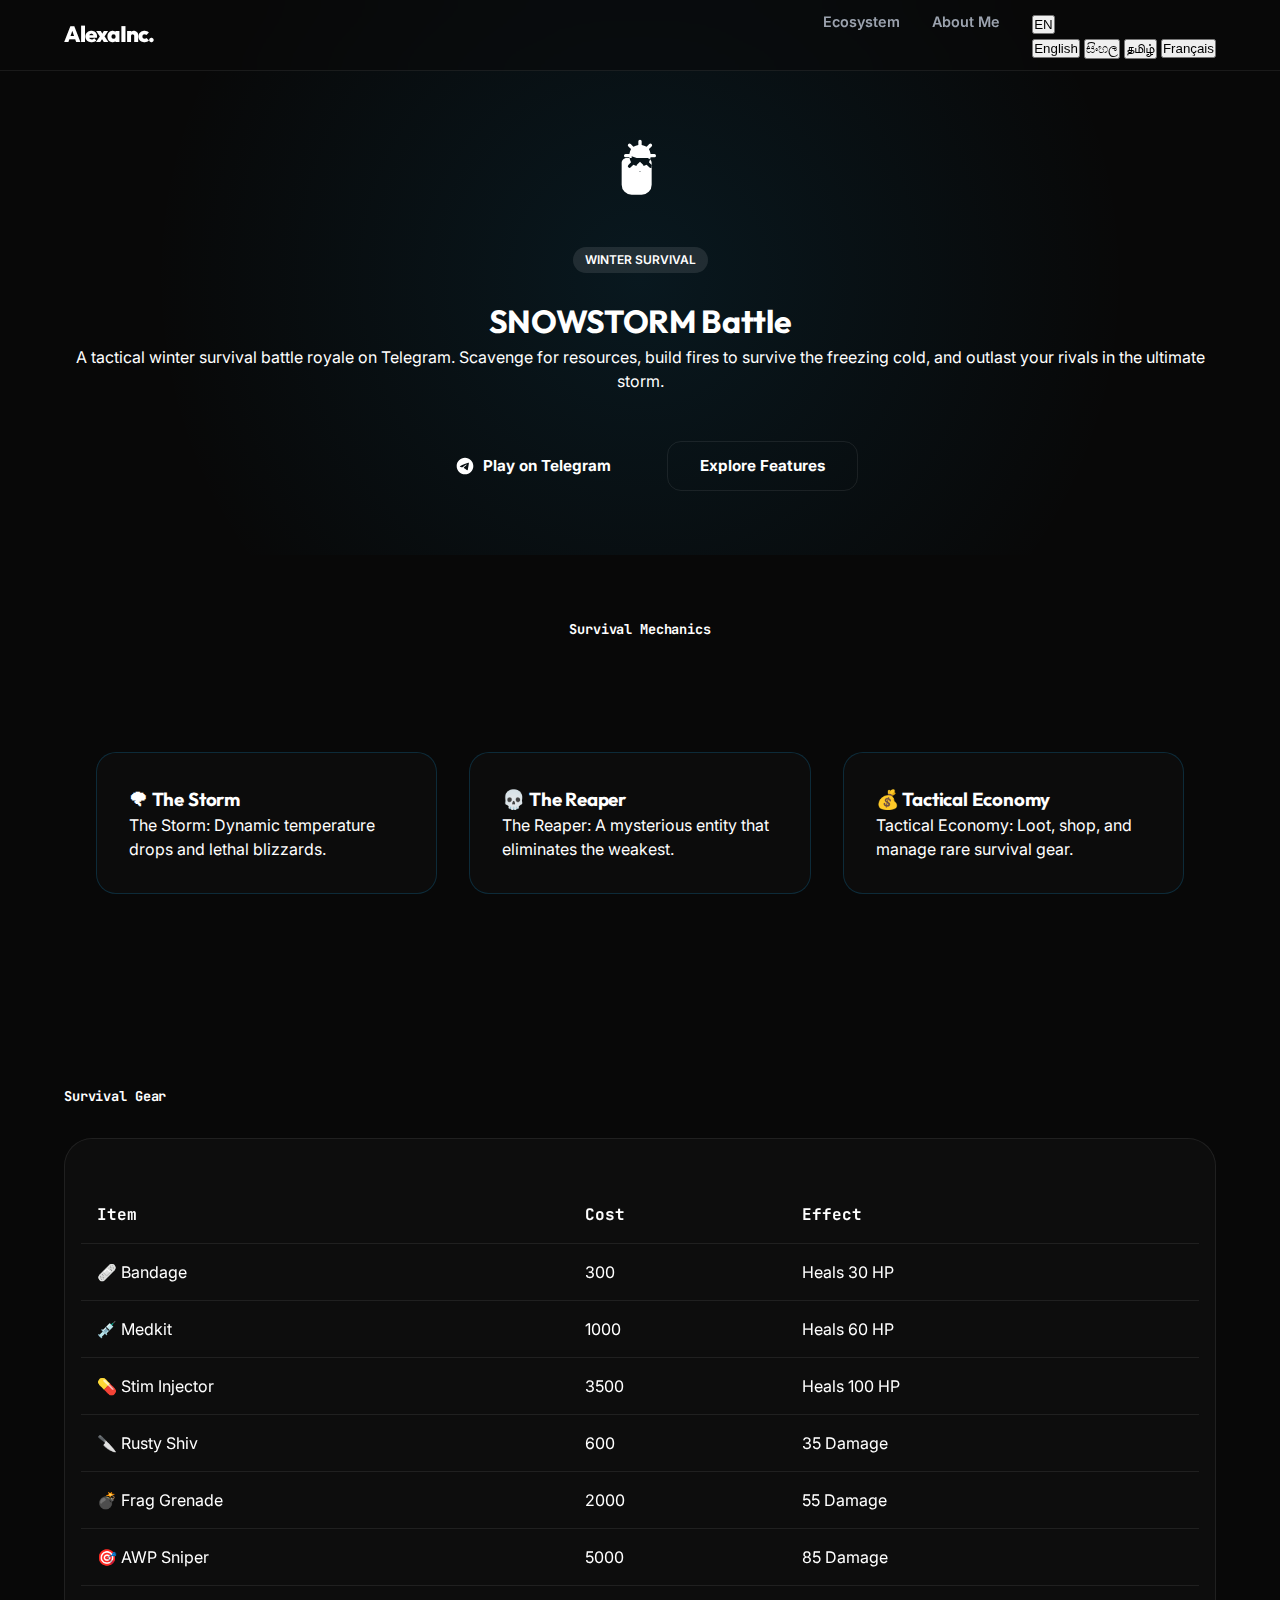
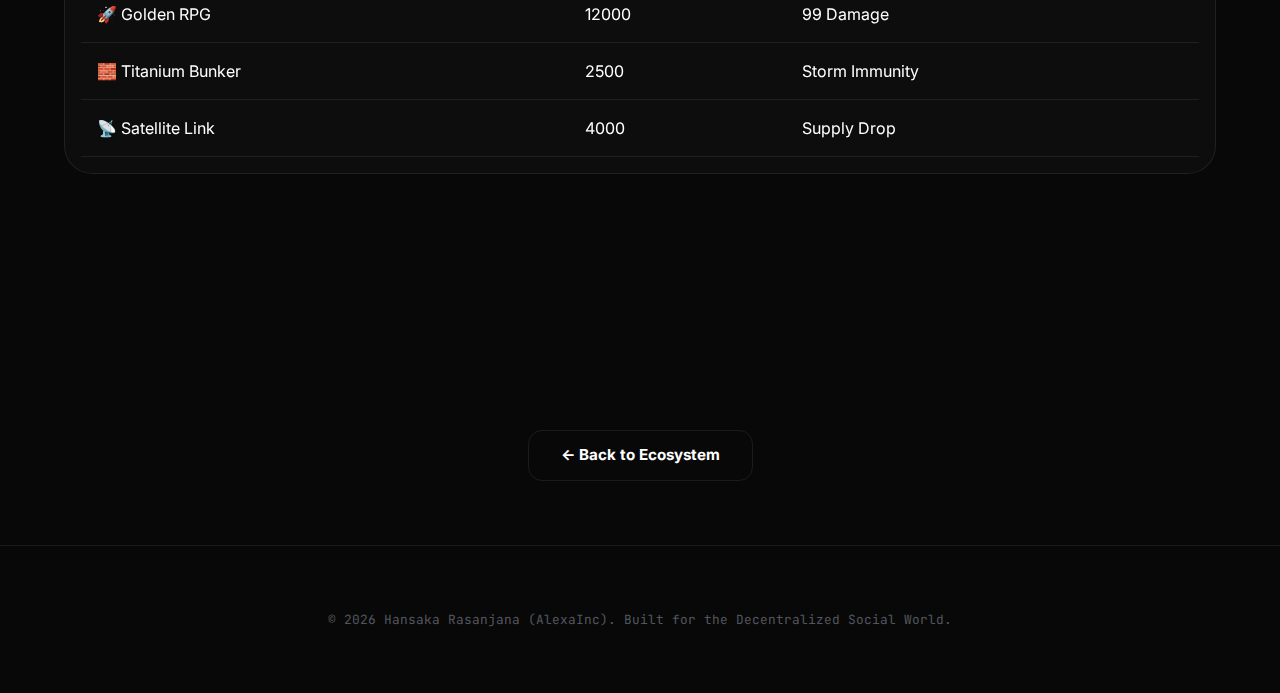
<file: snowstorm/index.html>
<!DOCTYPE html>
<html lang="en">

<head>
    <meta charset="UTF-8">
    <meta name="viewport" content="width=device-width, initial-scale=1.0">
    <title>SNOWSTORM - AlexaInc</title>
    <link rel="stylesheet" href="../index.css">
    <link
        href="https://fonts.googleapis.com/css2?family=Inter:wght@400;700&family=JetBrains+Mono:wght@500&family=Outfit:wght@600&display=swap"
        rel="stylesheet">
    <style>
        .hero-section {
            padding: 8rem 2rem 4rem;
            text-align: center;
            background: radial-gradient(circle at 50% 50%, rgba(14, 165, 233, 0.1) 0%, transparent 70%);
        }

        .mechanics-grid {
            display: grid;
            grid-template-columns: repeat(auto-fit, minmax(300px, 1fr));
            gap: 2rem;
            padding: 4rem 2rem;
            max-width: 1200px;
            margin: 0 auto;
        }

        .mechanic-card {
            padding: 2rem;
            border-radius: 20px;
            border: 1px solid rgba(14, 165, 233, 0.2);
            background: rgba(255, 255, 255, 0.02);
            transition: var(--transition);
        }

        .mechanic-card:hover {
            border-color: var(--accent-snow);
            transform: translateY(-5px);
            background: rgba(14, 165, 233, 0.05);
        }

        .specs-table {
            width: 100%;
            margin-top: 2rem;
            border-collapse: collapse;
        }

        .specs-table th,
        .specs-table td {
            padding: 1rem;
            text-align: left;
            border-bottom: 1px solid var(--border-color);
        }

        .specs-table th {
            color: var(--accent-snow);
            font-family: 'JetBrains Mono', monospace;
        }

        .btn-snow {
            background: var(--accent-snow) !important;
            color: #fff !important;
            border: none !important;
            box-shadow: 0 0 20px var(--glow-snow);
        }

        .btn-snow:hover {
            box-shadow: 0 0 30px var(--accent-snow);
            transform: translateY(-2px);
        }

        .btn-outline-snow:hover {
            border-color: var(--accent-snow) !important;
            background: rgba(14, 165, 233, 0.05) !important;
            color: var(--accent-snow) !important;
        }
    </style>
</head>

<body>
    <nav>
        <div class="container">
            <a href="/" class="logo">AlexaInc<span style="color: var(--accent-snow);">.</span></a>
            <div class="nav-links">
                <a href="/#ecosystem" class="nav-link" data-i18n="nav_ecosystem">Ecosystem</a>
                <a href="/about/" class="nav-link" data-i18n="nav_about">About Me</a>
                <!-- Language Switcher placeholder -->
                <div class="lang-switcher">
                    <button class="lang-btn" id="lang-btn">EN</button>
                    <div class="lang-dropdown" id="lang-dropdown">
                        <button onclick="setLanguage('en')">English</button>
                        <button onclick="setLanguage('si')">සිංහල</button>
                        <button onclick="setLanguage('ta')">தமிழ்</button>
                        <button onclick="setLanguage('fr')">Français</button>
                    </div>
                </div>
            </div>
        </div>
    </nav>

    <header class="hero-section">
        <div class="container">
            <div class="hero-icon" style="color: var(--accent-snow); margin-bottom: 2rem;">
                <svg viewBox="0 0 24 24" fill="currentColor" width="80" height="80">
                    <path
                        d="M11 11.127l1-1 1 1V13h-2v-1.873zm1.5-7.127a.5.5 0 0 0-1 0v1.12c-.524.085-1.022.254-1.48.5l-.8-.8a.5.5 0 1 0-.707.707l.8.8c-.246.458-.415.956-.5 1.48h-1.12a.5.5 0 1 0 0 1h1.12c.085.524.254 1.022.5 1.48l-.8.8a.5.5 0 1 0 .707.707l.8-.8c.458.246.956.415 1.48.5v1.12a.5.5 0 0 0 1 0v-1.12c.524-.085 1.022-.254 1.48-.5l.8.8a.5.5 0 0 0 .707-.707l-.8-.8c.246-.458.415-.956.5-1.48h1.12a.5.5 0 0 0 0-1h-1.12c-.085-.524-.254-1.022-.5-1.48l.8-.8a.5.5 0 0 0-.707-.707l-.8.8c-.458-.246-.956-.415-1.48-.5V4zm-1.5 5h3c.828 0 1.5.672 1.5 1.5V17a3 3 0 0 1-3 3h-3a3 3 0 0 1-3-3v-6.5c0-.828.672-1.5 1.5-1.5h1.5v-.5z" />
                </svg>
            </div>
            <div class="pill snow" style="margin-bottom: 1.5rem;" data-i18n="snowstorm_pill">Winter Survival</div>
            <h1 style="color: var(--accent-snow);" data-i18n="snowstorm_h1">SNOWSTORM Battle</h1>
            <p data-i18n="snowstorm_desc">A tactical winter survival battle royale on Telegram. Scavenge for resources,
                build fires to survive the freezing cold, and outlast your rivals in the ultimate storm.</p>

            <div style="margin-top: 3rem; display: flex; gap: 1.5rem; justify-content: center; flex-wrap: wrap;">
                <a href="https://t.me/SnowstormBattleBot" class="btn btn-snow"
                    style="display: flex; align-items: center; gap: 0.5rem; justify-content: center;">
                    <svg viewBox="0 0 24 24" fill="currentColor" width="20" height="20">
                        <path
                            d="M12 2C6.48 2 2 6.48 2 12s4.48 10 10 10 10-4.48 10-10S17.52 2 12 2zm4.64 6.8c-.15 1.58-.8 5.42-1.13 7.19-.14.75-.42 1-.68 1.03-.58.05-1.02-.38-1.58-.75-.88-.58-1.38-.94-2.23-1.5-.99-.65-.35-1.01.22-1.59.15-.15 2.71-2.48 2.76-2.69a.2.2 0 00-.05-.18c-.06-.05-.14-.03-.21-.02-.09.02-1.49.95-4.22 2.79-.4.27-.76.41-1.08.4-.36-.01-1.04-.2-1.55-.37-.63-.2-1.13-.31-1.08-.66.02-.18.27-.36.74-.55 2.92-1.27 4.86-2.11 5.83-2.51 2.78-1.16 3.35-1.36 3.73-1.36.08 0 .27.02.39.12.1.08.13.19.14.27-.01.06.01.24 0 .38z" />
                    </svg>
                    Play on Telegram
                </a>
                <a href="#features" class="btn btn-outline btn-outline-snow" data-i18n="explore_features">Explore
                    Features</a>
            </div>
        </div>
    </header>

    <main class="container">
        <section id="features" style="padding: 4rem 0;">
            <h2 class="mono" style="text-align: center; margin-bottom: 3rem;" data-i18n="snowstorm_features">Survival
                Mechanics</h2>
            <div class="mechanics-grid">
                <div class="mechanic-card">
                    <h3 style="color: var(--accent-snow);">🌪 The Storm</h3>
                    <p data-i18n="snowstorm_feature_storm">Dynamic temperature drops and lethal blizzards. Every round
                        the cold intensifies, requiring tactical warmth management.</p>
                </div>
                <div class="mechanic-card">
                    <h3 style="color: var(--accent-snow);">💀 The Reaper</h3>
                    <p data-i18n="snowstorm_feature_reaper">A mysterious entity that eliminated the weakest. If you're
                        at the bottom of the HP list in Round 5, you're gone.</p>
                </div>
                <div class="mechanic-card">
                    <h3 style="color: var(--accent-snow);">💰 Tactical Economy</h3>
                    <p data-i18n="snowstorm_feature_economy">Loot, shop, and manage rare survival gear. Use points from
                        victories to buy powerful skills and items.</p>
                </div>
            </div>
        </section>

        <section style="padding: 4rem 0;">
            <h2 class="mono" style="margin-bottom: 2rem;">Survival Gear</h2>
            <div class="glass-panel" style="padding: 1rem; overflow-x: auto;">
                <table class="specs-table">
                    <thead>
                        <tr>
                            <th>Item</th>
                            <th>Cost</th>
                            <th>Effect</th>
                        </tr>
                    </thead>
                    <tbody>
                        <tr>
                            <td>🩹 Bandage</td>
                            <td>300</td>
                            <td>Heals 30 HP</td>
                        </tr>
                        <tr>
                            <td>💉 Medkit</td>
                            <td>1000</td>
                            <td>Heals 60 HP</td>
                        </tr>
                        <tr>
                            <td>💊 Stim Injector</td>
                            <td>3500</td>
                            <td>Heals 100 HP</td>
                        </tr>
                        <tr>
                            <td>🔪 Rusty Shiv</td>
                            <td>600</td>
                            <td>35 Damage</td>
                        </tr>
                        <tr>
                            <td>💣 Frag Grenade</td>
                            <td>2000</td>
                            <td>55 Damage</td>
                        </tr>
                        <tr>
                            <td>🎯 AWP Sniper</td>
                            <td>5000</td>
                            <td>85 Damage</td>
                        </tr>
                        <tr>
                            <td>🚀 Golden RPG</td>
                            <td>12000</td>
                            <td>99 Damage</td>
                        </tr>
                        <tr>
                            <td>🧱 Titanium Bunker</td>
                            <td>2500</td>
                            <td>Storm Immunity</td>
                        </tr>
                        <tr>
                            <td>📡 Satellite Link</td>
                            <td>4000</td>
                            <td>Supply Drop</td>
                        </tr>
                    </tbody>
                </table>
            </div>
        </section>
        <section style="text-align: center; margin-top: 4rem; padding-bottom: 4rem;">
            <a href="/" class="btn btn-outline btn-outline-snow" data-i18n="back_ecosystem">← Back to Ecosystem</a>
        </section>
    </main>

    <footer class="footer">
        <div class="container">
            <p class="mono" style="opacity: 0.5; font-size: 0.8rem;" data-i18n="copyright">© 2026 Hansaka Rasanjana
                (AlexaInc). Built for the Decentralized Social World.</p>
        </div>
    </footer>

    <script src="../lang.js"></script>
</body>

</html>
</file>
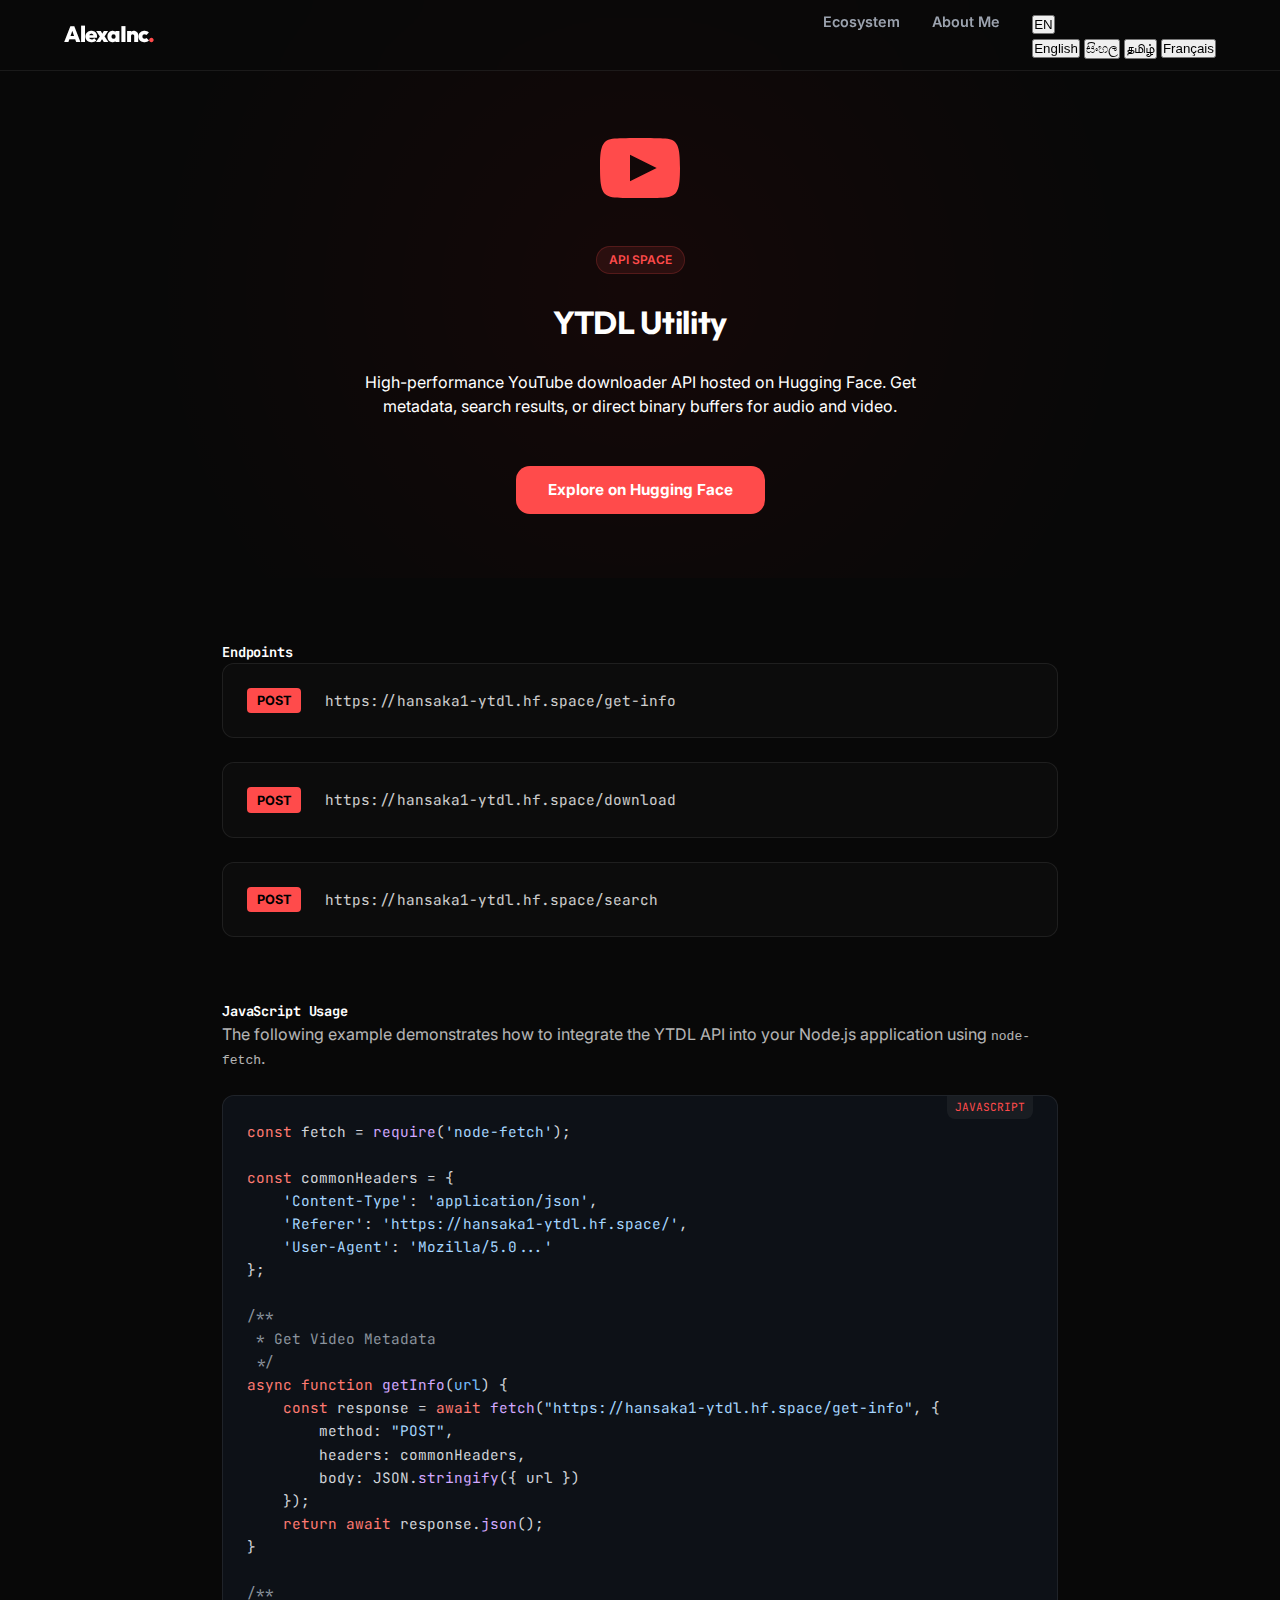
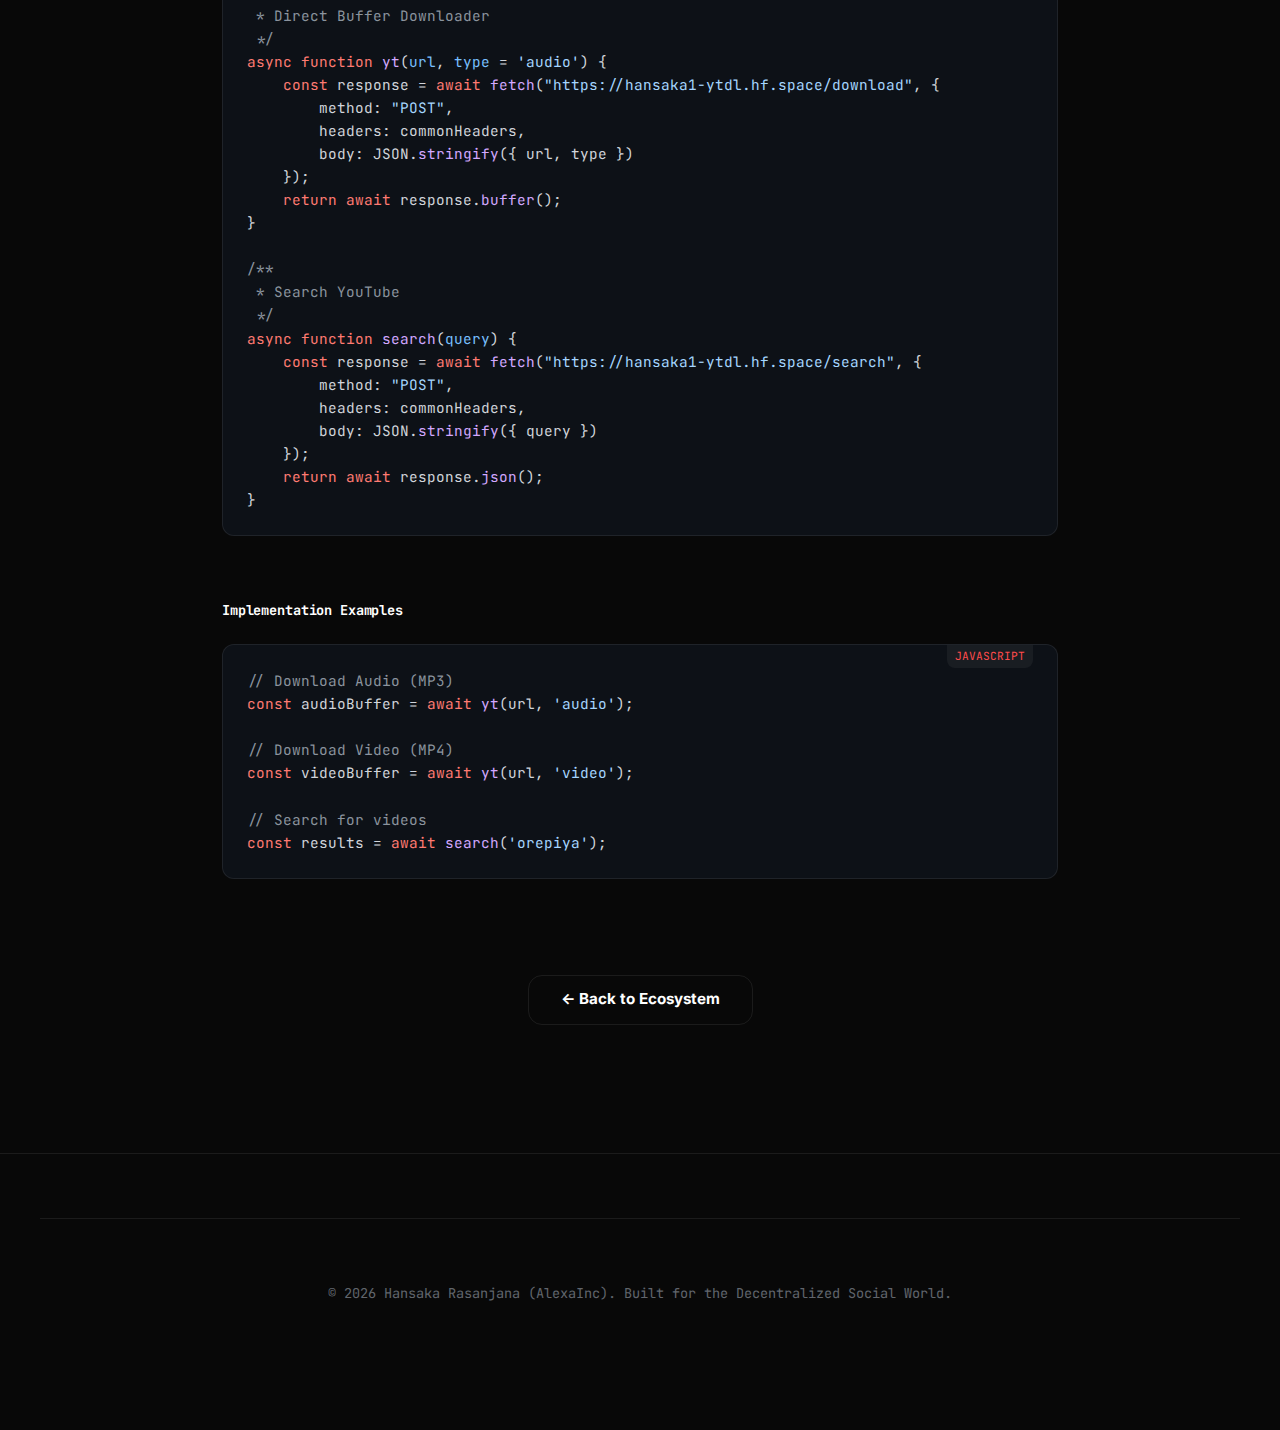
<file: ytdl/index.html>
<!DOCTYPE html>
<html lang="en">

<head>
    <meta charset="UTF-8">
    <meta name="viewport" content="width=device-width, initial-scale=1.0">
    <title>YTDL API Docs - AlexaInc</title>
    <link rel="stylesheet" href="../index.css">
    <link
        href="https://fonts.googleapis.com/css2?family=Inter:wght@400;700&family=JetBrains+Mono:wght@500&family=Outfit:wght@600&display=swap"
        rel="stylesheet">
    <script async src="https://pagead2.googlesyndication.com/pagead/js/adsbygoogle.js?client=ca-pub-2210833108870700"
        crossorigin="anonymous"></script>
    <style>
        .ytdl-hero {
            padding: 8rem 2rem 4rem;
            text-align: center;
            background: radial-gradient(circle at 50% 50%, rgba(255, 0, 0, 0.05) 0%, transparent 70%);
        }

        .doc-section {
            padding: 4rem 2rem;
            max-width: 900px;
            margin: 0 auto;
        }

        .code-block {
            background: #0d1117;
            border-radius: 12px;
            padding: 1.5rem;
            position: relative;
            margin: 1.5rem 0;
            border: 1px solid var(--border-color);
            overflow-x: auto;
        }

        .code-block::before {
            content: attr(data-lang);
            position: absolute;
            top: 0;
            right: 1.5rem;
            padding: 0.2rem 0.5rem;
            background: rgba(255, 255, 255, 0.05);
            font-size: 0.7rem;
            color: #ff4b4b;
            border-bottom-left-radius: 8px;
            border-bottom-right-radius: 8px;
            font-family: 'JetBrains Mono', monospace;
            text-transform: uppercase;
        }

        pre {
            margin: 0;
            font-family: 'JetBrains Mono', monospace;
            color: #d1d5db;
            line-height: 1.6;
            font-size: 0.9rem;
        }

        .keyword {
            color: #ff7b72;
        }

        .string {
            color: #a5d6ff;
        }

        .comment {
            color: #8b949e;
        }

        .function {
            color: #d2a8ff;
        }

        .variable {
            color: #79c0ff;
        }

        .endpoint-card {
            background: rgba(255, 255, 255, 0.02);
            border: 1px solid var(--border-color);
            border-radius: 12px;
            padding: 1.5rem;
            margin-bottom: 1.5rem;
            display: flex;
            align-items: center;
            gap: 1.5rem;
        }

        .method {
            background: #ff4b4b;
            color: #000;
            padding: 0.2rem 0.6rem;
            border-radius: 4px;
            font-weight: 700;
            font-size: 0.8rem;
        }

        .url {
            font-family: 'JetBrains Mono', monospace;
            opacity: 0.8;
            font-size: 0.9rem;
        }
    </style>
</head>

<body>
    <nav>
        <div class="container">
            <a href="/" class="logo">AlexaInc<span style="color: #ff4b4b;">.</span></a>
            <div class="nav-links">
                <a href="/#ecosystem" class="nav-link" data-i18n="nav_ecosystem">Ecosystem</a>
                <a href="/about/" class="nav-link" data-i18n="nav_about">About Me</a>
                <div class="lang-switcher">
                    <button class="lang-btn" id="lang-btn">EN</button>
                    <div class="lang-dropdown" id="lang-dropdown">
                        <button onclick="setLanguage('en')">English</button>
                        <button onclick="setLanguage('si')">සිංහල</button>
                        <button onclick="setLanguage('ta')">தமிழ்</button>
                        <button onclick="setLanguage('fr')">Français</button>
                    </div>
                </div>
            </div>
        </div>
    </nav>

    <header class="ytdl-hero">
        <div class="container">
            <div class="hero-icon" style="color: #ff4b4b; margin-bottom: 2rem;">
                <svg viewBox="0 0 24 24" fill="currentColor" width="80" height="80">
                    <path
                        d="M19.615 3.184c-3.604-.246-11.631-.245-15.23 0-3.897.266-4.356 2.62-4.385 8.816.029 6.185.484 8.549 4.385 8.816 3.6.245 11.626.246 15.23 0 3.897-.266 4.356-2.62 4.385-8.816-.029-6.185-.484-8.549-4.385-8.816zm-10.615 12.816v-8l8 3.993-8 4.007z" />
                </svg>
            </div>
            <div class="pill dev"
                style="background: rgba(255, 75, 75, 0.1); color: #ff4b4b; border-color: rgba(255, 75, 75, 0.2); margin-bottom: 1.5rem;"
                data-i18n="ytdl_pill">API Space</div>
            <h1 data-i18n="ytdl_title">YTDL Utility</h1>
            <p style="max-width: 600px; margin: 1.5rem auto;" data-i18n="ytdl_desc">High-performance YouTube downloader
                API hosted on Hugging Face. Get metadata or direct binary buffers for audio and video with minimal
                latency.</p>

            <div style="margin-top: 3rem; display: flex; gap: 1rem; justify-content: center;">
                <a href="https://huggingface.co/spaces/hansaka1/ytdl" class="btn btn-primary"
                    style="background: #ff4b4b; color: white; border: none;">
                    Explore on Hugging Face
                </a>
            </div>
        </div>
    </header>

    <main class="container">
        <section class="doc-section">
            <h2 class="mono" data-i18n="ytdl_endpoints">Endpoints</h2>
            <div class="endpoint-card">
                <span class="method">POST</span>
                <span class="url">https://hansaka1-ytdl.hf.space/get-info</span>
            </div>
            <div class="endpoint-card">
                <span class="method">POST</span>
                <span class="url">https://hansaka1-ytdl.hf.space/download</span>
            </div>
            <div class="endpoint-card">
                <span class="method">POST</span>
                <span class="url">https://hansaka1-ytdl.hf.space/search</span>
            </div>

            <h2 class="mono" style="margin-top: 4rem;" data-i18n="ytdl_usage">JavaScript Usage</h2>
            <p style="opacity: 0.7; margin-bottom: 1.5rem;">The following example demonstrates how to integrate the YTDL
                API into your Node.js application using <code>node-fetch</code>.</p>

            <div class="code-block" data-lang="javascript">
                <pre><span class="keyword">const</span> fetch = <span class="function">require</span>(<span class="string">'node-fetch'</span>);

<span class="keyword">const</span> commonHeaders = {
    <span class="string">'Content-Type'</span>: <span class="string">'application/json'</span>,
    <span class="string">'Referer'</span>: <span class="string">'https://hansaka1-ytdl.hf.space/'</span>,
    <span class="string">'User-Agent'</span>: <span class="string">'Mozilla/5.0...'</span>
};

<span class="comment">/**
 * Get Video Metadata
 */</span>
<span class="keyword">async</span> <span class="keyword">function</span> <span class="function">getInfo</span>(<span class="variable">url</span>) {
    <span class="keyword">const</span> response = <span class="keyword">await</span> <span class="function">fetch</span>(<span class="string">"https://hansaka1-ytdl.hf.space/get-info"</span>, {
        method: <span class="string">"POST"</span>,
        headers: commonHeaders,
        body: JSON.<span class="function">stringify</span>({ url })
    });
    <span class="keyword">return</span> <span class="keyword">await</span> response.<span class="function">json</span>();
}

<span class="comment">/**
 * Direct Buffer Downloader
 */</span>
<span class="keyword">async</span> <span class="keyword">function</span> <span class="function">yt</span>(<span class="variable">url</span>, <span class="variable">type</span> = <span class="string">'audio'</span>) {
    <span class="keyword">const</span> response = <span class="keyword">await</span> <span class="function">fetch</span>(<span class="string">"https://hansaka1-ytdl.hf.space/download"</span>, {
        method: <span class="string">"POST"</span>,
        headers: commonHeaders,
        body: JSON.<span class="function">stringify</span>({ url, type })
    });
    <span class="keyword">return</span> <span class="keyword">await</span> response.<span class="function">buffer</span>();
}

<span class="comment">/**
 * Search YouTube
 */</span>
<span class="keyword">async</span> <span class="keyword">function</span> <span class="function">search</span>(<span class="variable">query</span>) {
    <span class="keyword">const</span> response = <span class="keyword">await</span> <span class="function">fetch</span>(<span class="string">"https://hansaka1-ytdl.hf.space/search"</span>, {
        method: <span class="string">"POST"</span>,
        headers: commonHeaders,
        body: JSON.<span class="function">stringify</span>({ query })
    });
    <span class="keyword">return</span> <span class="keyword">await</span> response.<span class="function">json</span>();
}</pre>
            </div>

            <h2 class="mono" style="margin-top: 4rem;" data-i18n="ytdl_examples">Implementation Examples</h2>
            <div class="code-block" data-lang="javascript">
                <pre><span class="comment">// Download Audio (MP3)</span>
<span class="keyword">const</span> audioBuffer = <span class="keyword">await</span> <span class="function">yt</span>(url, <span class="string">'audio'</span>);

<span class="comment">// Download Video (MP4)</span>
<span class="keyword">const</span> videoBuffer = <span class="keyword">await</span> <span class="function">yt</span>(url, <span class="string">'video'</span>);

<span class="comment">// Search for videos</span>
<span class="keyword">const</span> results = <span class="keyword">await</span> <span class="function">search</span>(<span class="string">'orepiya'</span>);</pre>
            </div>

            <div style="text-align: center; margin-top: 6rem; padding-bottom: 4rem;">
                <a href="/" class="btn btn-outline" data-i18n="back_ecosystem">← Back to Ecosystem</a>
            </div>
        </section>
    </main>

    <footer>
        <div class="container" style="padding: 4rem 0; border-top: 1px solid var(--border-color); text-align: center;">
            <p class="mono" style="opacity: 0.6;" data-i18n="copyright">© 2026 Hansaka Rasanjana (AlexaInc). Built for
                the Decentralized Social World.</p>
        </div>
    </footer>

    <script src="../lang.js"></script>
</body>

</html>
</file>
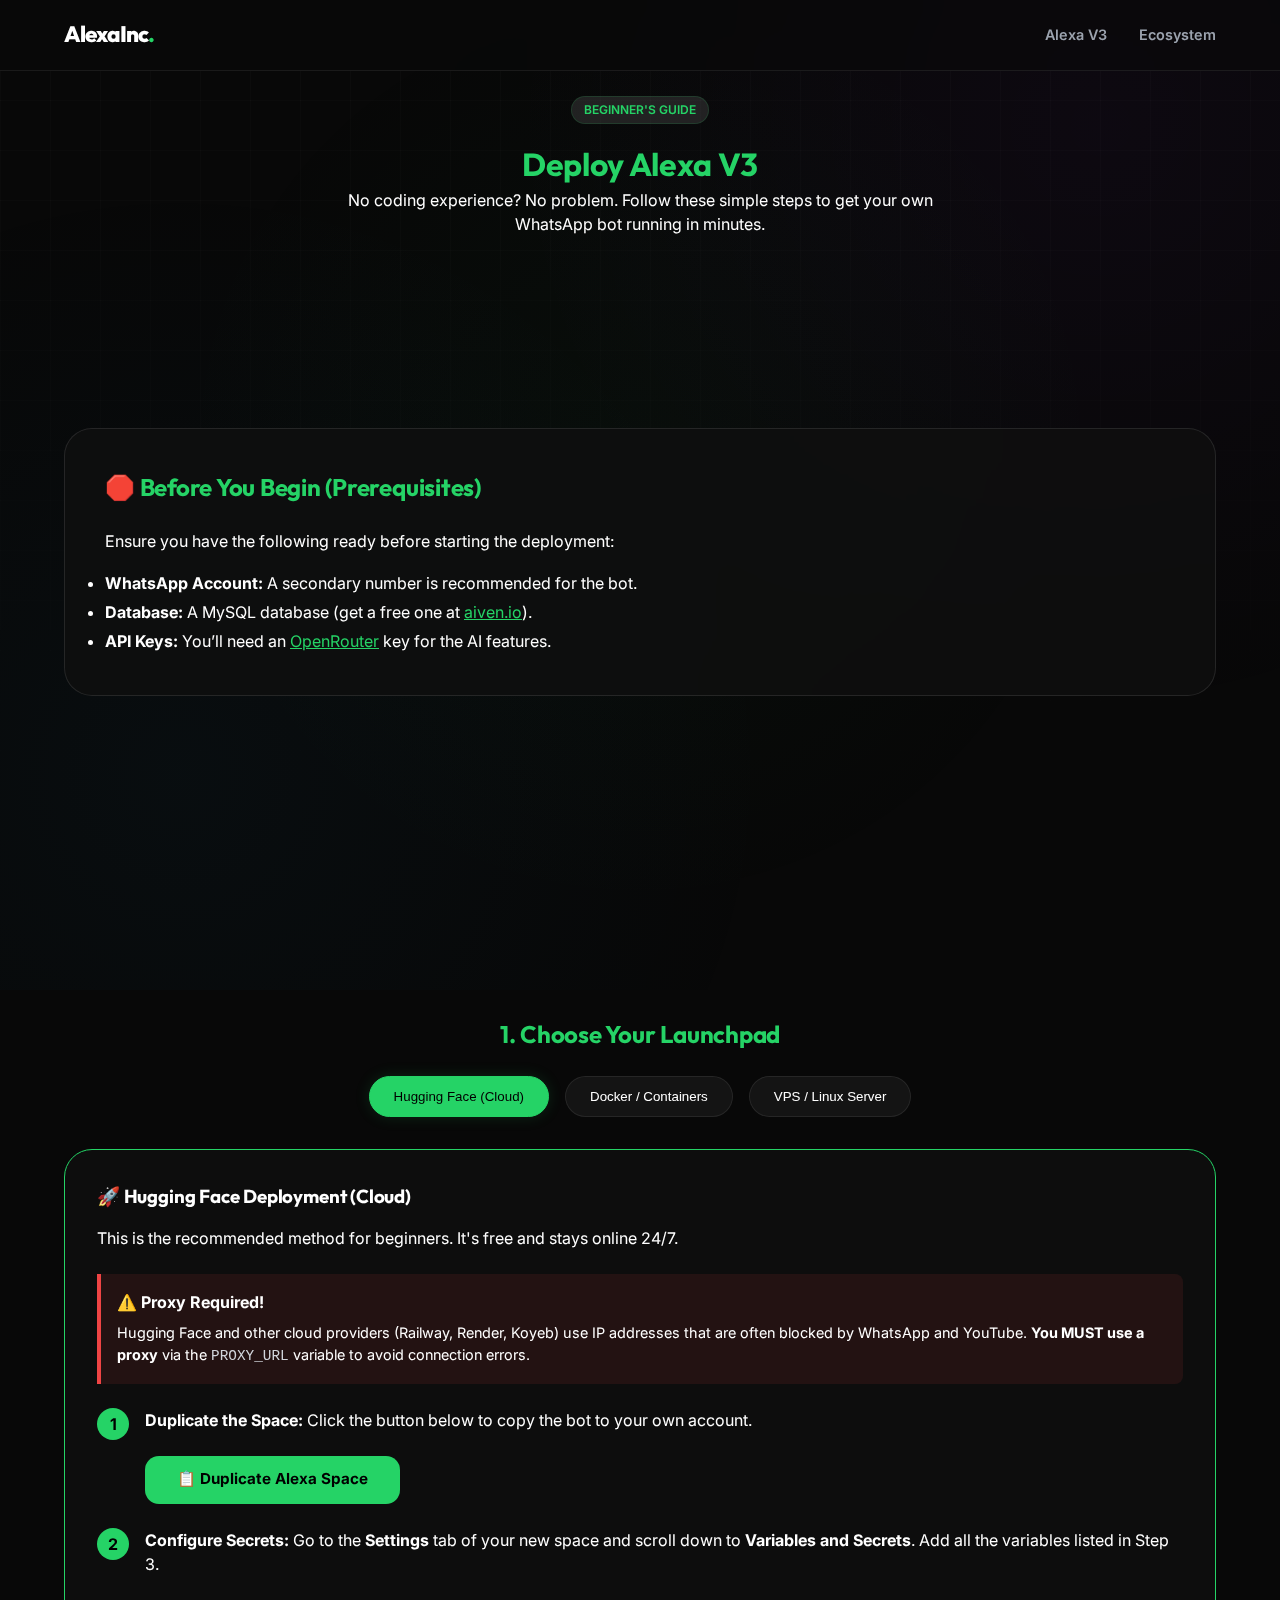
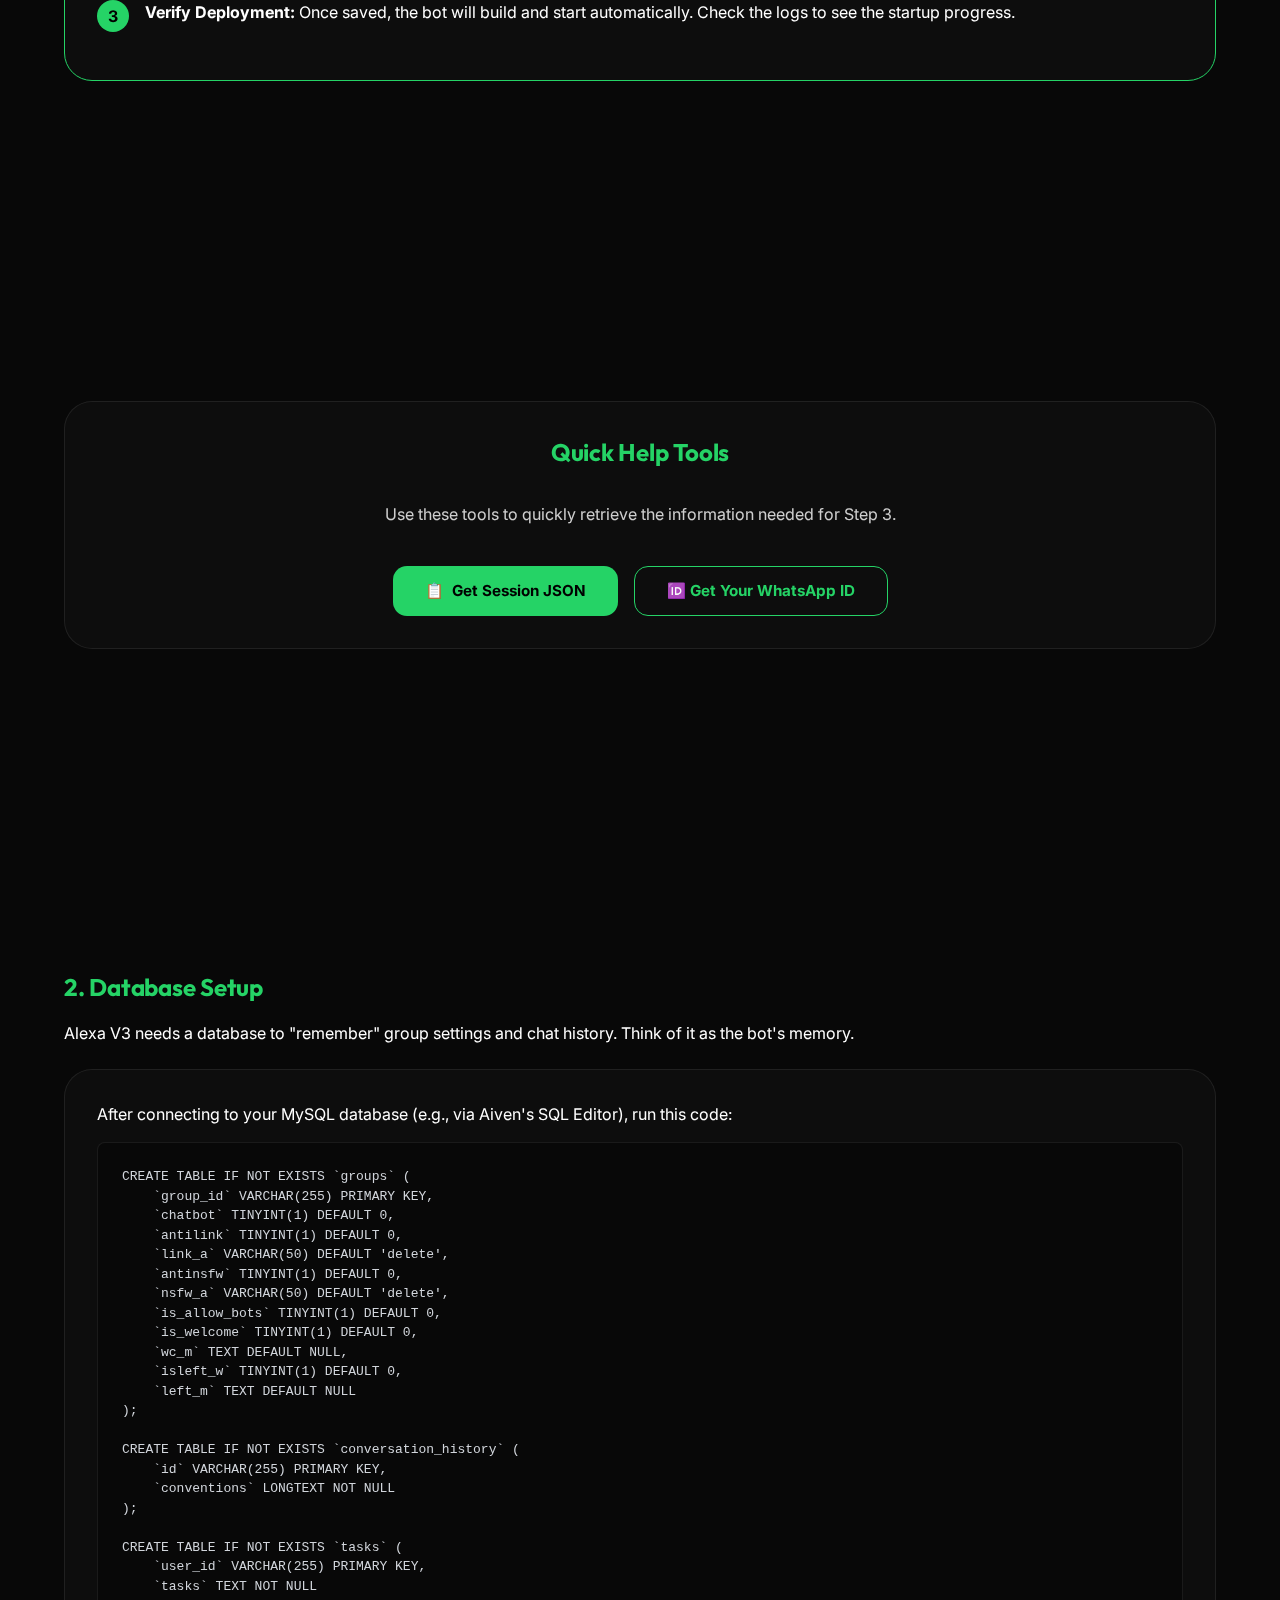
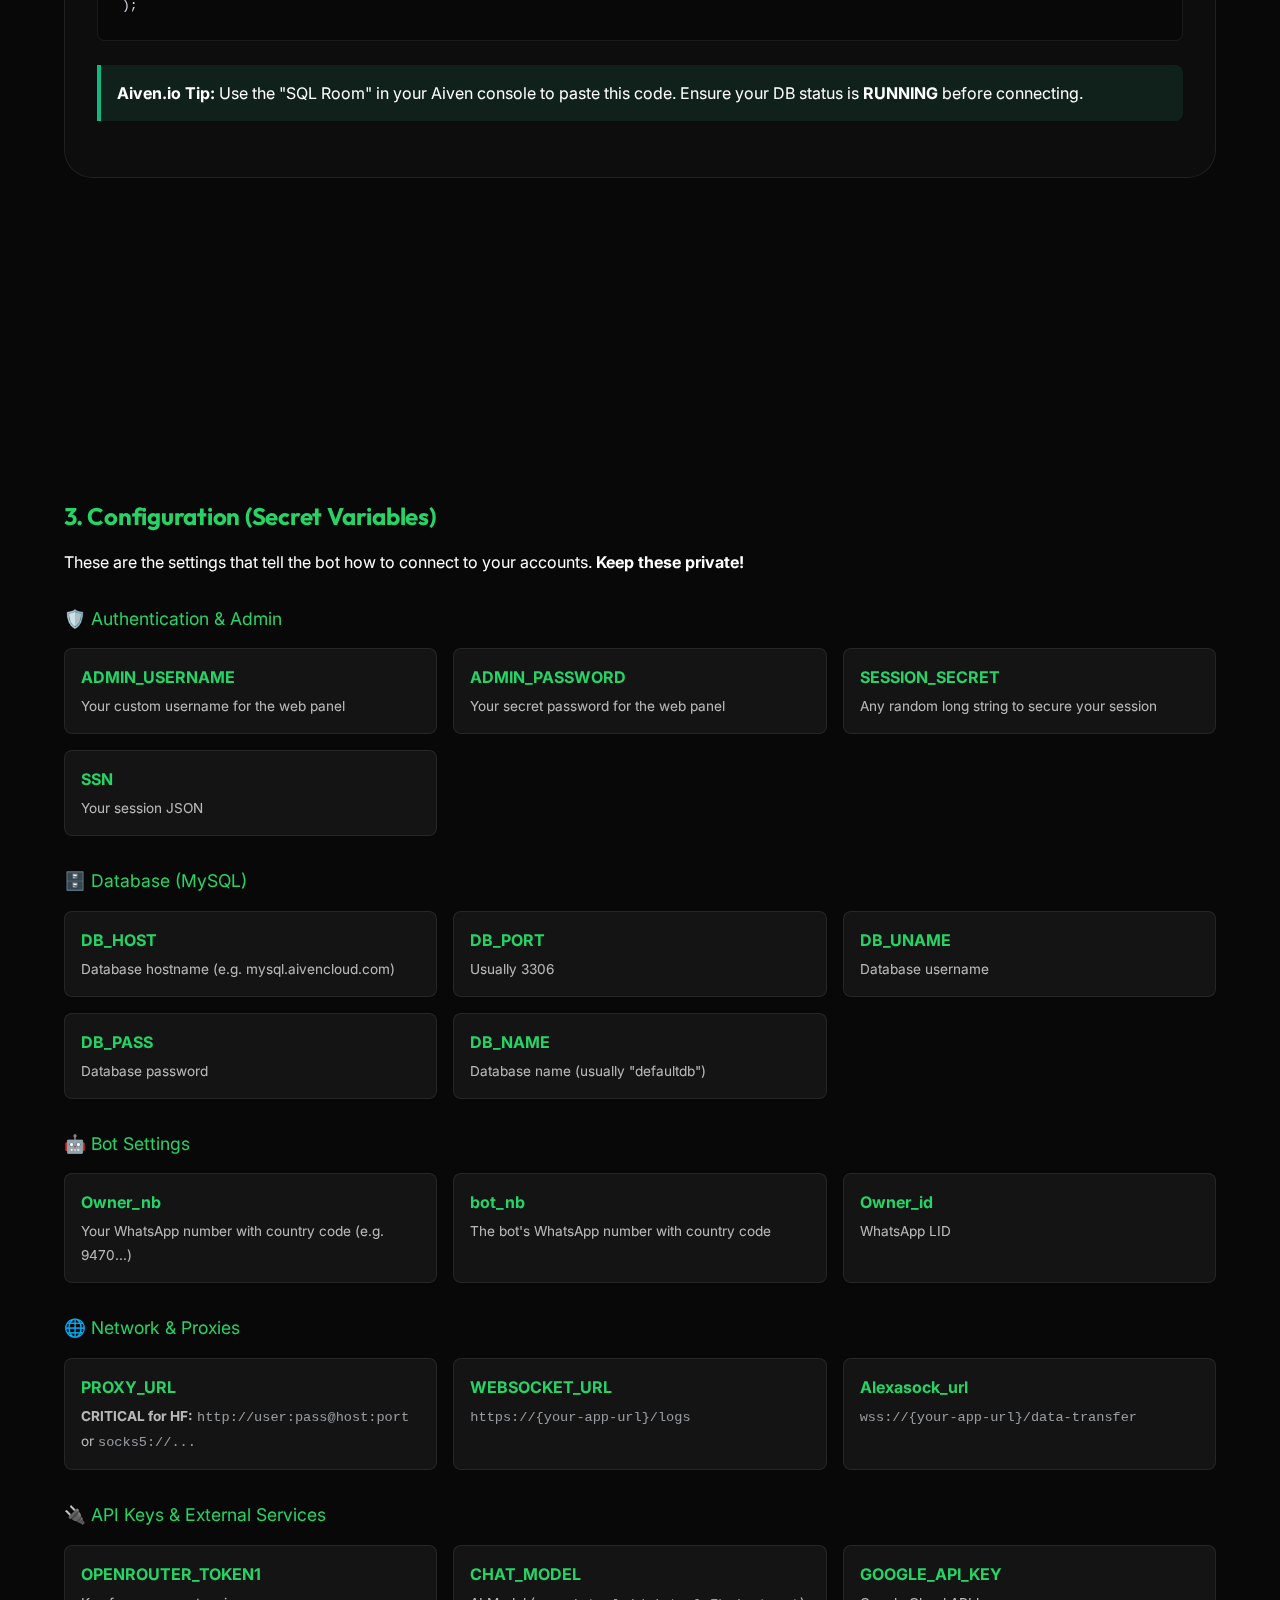
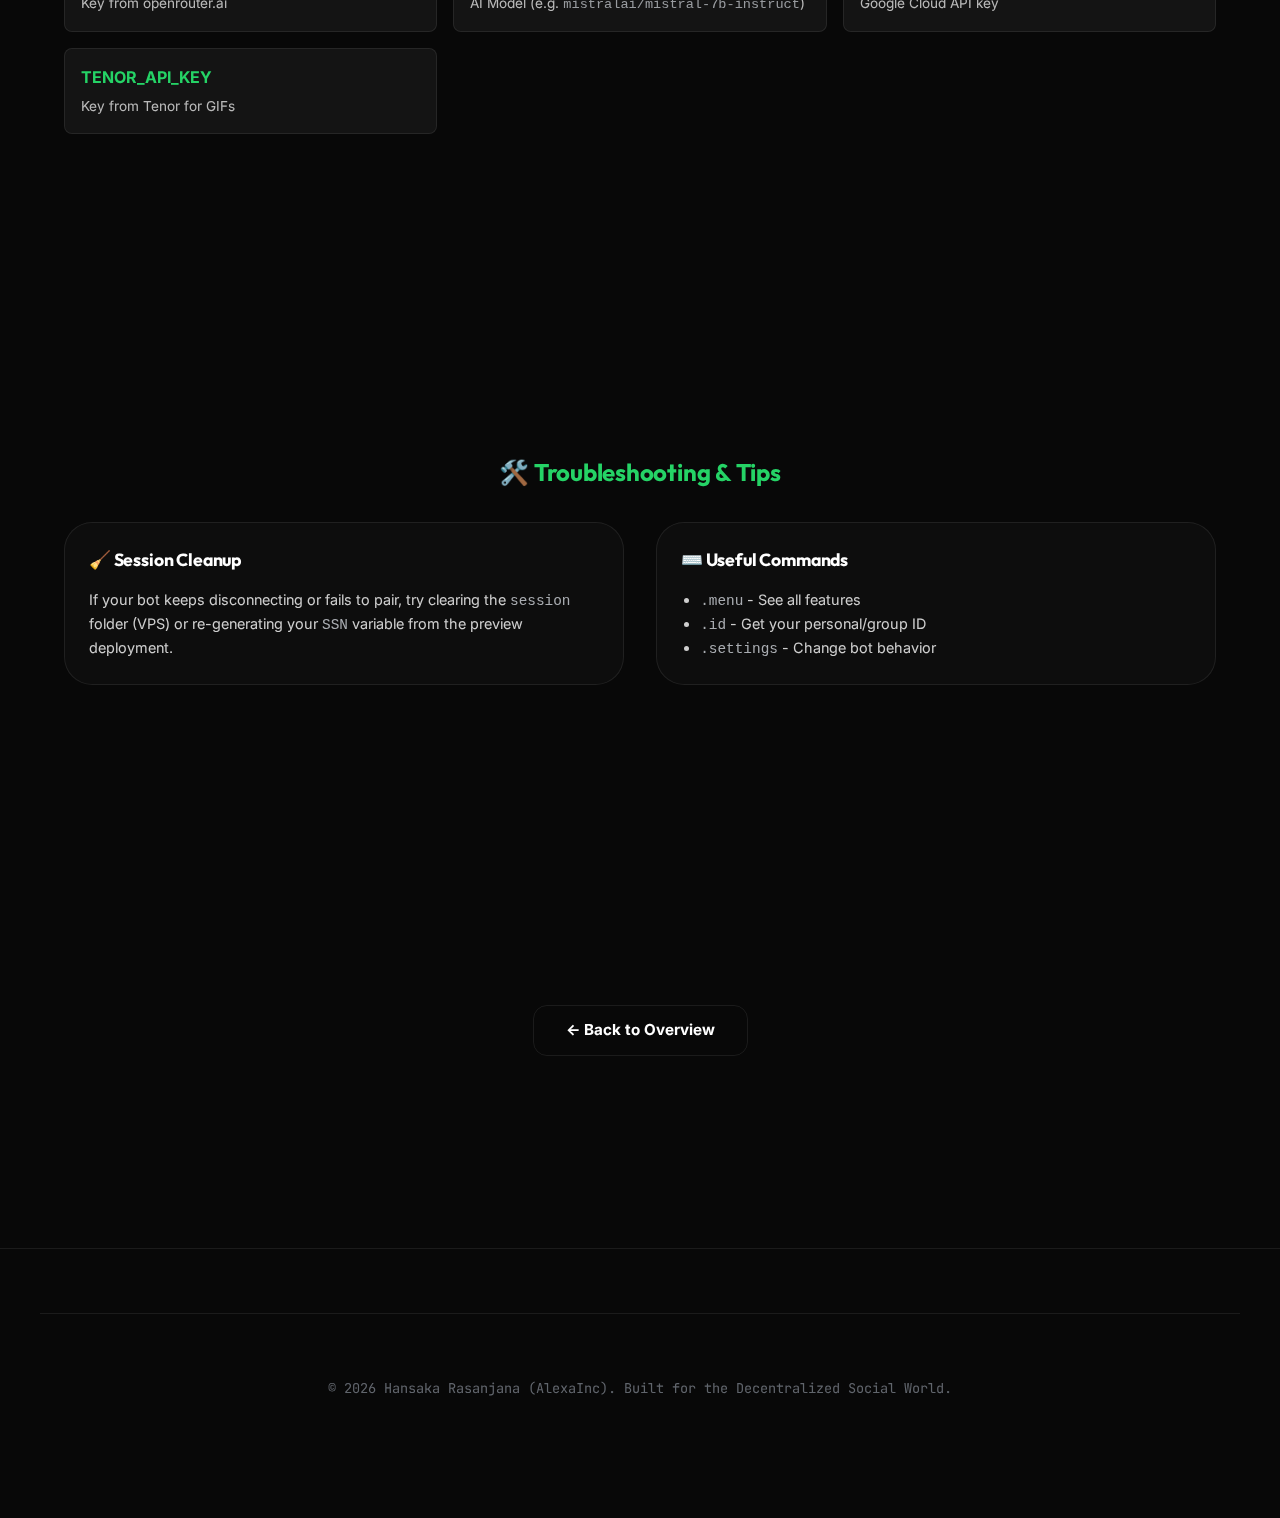
<file: alexa-v3/deploy/index.html>
<!DOCTYPE html>
<html lang="en">

<head>
    <meta charset="UTF-8">
    <meta name="viewport" content="width=device-width, initial-scale=1.0">
    <title>Alexa V3 | Deployment Guide</title>
    <meta name="description" content="Step-by-step deployment guide for Alexa V3 WhatsApp bot - Beginner Friendly.">
    <link rel="stylesheet" href="/index.css">
    <link rel="icon" href="https://github.com/AlexaInc.png" type="image/png">
    <style>
        .deploy-section {
            margin-bottom: 4rem;
        }

        .var-category {
            margin-top: 2rem;
        }

        .var-category-title {
            font-size: 1.1rem;
            color: var(--accent-wa);
            margin-bottom: 1rem;
            display: flex;
            align-items: center;
            gap: 0.5rem;
        }

        .var-grid {
            display: grid;
            grid-template-columns: repeat(auto-fill, minmax(300px, 1fr));
            gap: 1rem;
        }

        .var-card {
            background: rgba(255, 255, 255, 0.05);
            border: 1px solid var(--border-color);
            padding: 1rem;
            border-radius: 8px;
            transition: transform 0.2s, border-color 0.2s;
        }

        .var-card:hover {
            transform: translateY(-2px);
            border-color: var(--accent-wa);
        }

        .var-name {
            color: var(--accent-wa);
            font-weight: 700;
            display: block;
            margin-bottom: 0.25rem;
        }

        .var-desc {
            font-size: 0.85rem;
            opacity: 0.7;
        }

        pre {
            background: rgba(0, 0, 0, 0.4);
            padding: 1.5rem;
            border-radius: 8px;
            overflow-x: auto;
            border: 1px solid var(--border-color);
            position: relative;
        }

        code {
            color: #d1d5db;
        }

        .platform-tabs {
            display: flex;
            gap: 1rem;
            margin-bottom: 2rem;
            justify-content: center;
            flex-wrap: wrap;
        }

        .platform-btn {
            padding: 0.75rem 1.5rem;
            border-radius: 30px;
            border: 1px solid var(--border-color);
            background: rgba(255, 255, 255, 0.05);
            color: var(--text-primary);
            cursor: pointer;
            transition: all 0.3s;
        }

        .platform-btn.active {
            background: var(--accent-wa);
            color: #000;
            border-color: var(--accent-wa);
            box-shadow: 0 0 15px var(--glow-wa);
        }

        .platform-content {
            display: none;
            animation: fadeIn 0.4s ease-out;
        }

        .platform-content.active {
            display: block;
        }

        @keyframes fadeIn {
            from {
                opacity: 0;
                transform: translateY(10px);
            }

            to {
                opacity: 1;
                transform: translateY(0);
            }
        }

        .step-list {
            list-style: none;
            counter-reset: steps;
        }

        .step-item {
            position: relative;
            padding-left: 3rem;
            margin-bottom: 1.5rem;
        }

        .step-item::before {
            counter-increment: steps;
            content: counter(steps);
            position: absolute;
            left: 0;
            top: 0;
            width: 2rem;
            height: 2rem;
            background: var(--accent-wa);
            color: #000;
            border-radius: 50%;
            display: flex;
            align-items: center;
            justify-content: center;
            font-weight: 700;
        }

        .warning-box {
            background: rgba(239, 68, 68, 0.1);
            border-left: 4px solid #ef4444;
            padding: 1rem;
            margin: 1.5rem 0;
            border-radius: 0 8px 8px 0;
        }

        .tip-box {
            background: rgba(52, 211, 153, 0.1);
            border-left: 4px solid #10b981;
            padding: 1rem;
            margin: 1.5rem 0;
            border-radius: 0 8px 8px 0;
        }

        .info-box {
            background: rgba(59, 130, 246, 0.1);
            border-left: 4px solid #3b82f6;
            padding: 1rem;
            margin: 1.5rem 0;
            border-radius: 0 8px 8px 0;
        }
    </style>
</head>

<body>
    <div class="bg-glow"></div>
    <div class="grid-overlay"></div>

    <nav>
        <div class="container">
            <a href="/" class="logo">AlexaInc<span style="color: var(--accent-wa);">.</span></a>
            <div class="nav-links">
                <a href="/alexa-v3/" class="nav-link">Alexa V3</a>
                <a href="/" class="nav-link">Ecosystem</a>
            </div>
        </div>
    </nav>

    <main class="container" style="padding-top: 6rem;">
        <header style="text-align: center; margin-bottom: 4rem;">
            <p class="pill automation" style="margin-bottom: 1rem;">Beginner's Guide</p>
            <h1 style="color: var(--accent-wa);">Deploy Alexa V3</h1>
            <p style="max-width: 600px; margin: 0 auto;">No coding experience? No problem. Follow these simple steps to
                get your own WhatsApp bot running in minutes.</p>
        </header>

        <section class="deploy-section">
            <div class="glass-panel" style="padding: 2.5rem; border-color: rgba(255,255,255,0.1);">
                <h2 style="color: var(--accent-wa); margin-bottom: 1.5rem;">🛑 Before You Begin (Prerequisites)</h2>
                <p>Ensure you have the following ready before starting the deployment:</p>
                <ul style="margin-top: 1rem; line-height: 1.8;">
                    <li><strong>WhatsApp Account:</strong> A secondary number is recommended for the bot.</li>
                    <li><strong>Database:</strong> A MySQL database (get a free one at <a href="https://aiven.io"
                            target="_blank" style="color: var(--accent-wa);">aiven.io</a>).</li>
                    <li><strong>API Keys:</strong> You’ll need an <a href="https://openrouter.ai/" target="_blank"
                            style="color: var(--accent-wa);">OpenRouter</a> key for the AI features.</li>
                </ul>
            </div>
        </section>

        <section class="deploy-section">
            <h2 style="color: var(--accent-wa); margin-bottom: 1.5rem; text-align: center;">1. Choose Your Launchpad
            </h2>
            <div class="platform-tabs">
                <button class="platform-btn active" onclick="showPlatform('hf')">Hugging Face (Cloud)</button>
                <button class="platform-btn" onclick="showPlatform('docker')">Docker / Containers</button>
                <button class="platform-btn" onclick="showPlatform('vps')">VPS / Linux Server</button>
            </div>

            <div id="hf" class="platform-content active">
                <div class="glass-panel" style="padding: 2rem; border-color: var(--accent-wa);">
                    <h3>🚀 Hugging Face Deployment (Cloud)</h3>
                    <p style="margin: 1rem 0;">This is the recommended method for beginners. It's free and stays online
                        24/7.</p>

                    <div class="warning-box">
                        <strong>⚠️ Proxy Required!</strong>
                        <p style="margin-top: 0.5rem; font-size: 0.9rem;">Hugging Face and other cloud providers
                            (Railway, Render, Koyeb) use IP addresses that are often blocked by WhatsApp and YouTube.
                            <strong>You MUST use a proxy</strong> via the <code>PROXY_URL</code> variable to avoid
                            connection errors.
                        </p>
                    </div>

                    <div class="step-list">
                        <div class="step-item">
                            <strong>Duplicate the Space:</strong> Click the button below to copy the bot to your own
                            account.
                            <br><br>
                            <a href="https://huggingface.co/spaces/hansaka1/alexa?duplicate=true" target="_blank"
                                class="btn btn-primary"
                                style="background: var(--accent-wa); color: #000; display: inline-flex; align-items: center; gap: 0.5rem;">
                                📋 Duplicate Alexa Space
                            </a>
                        </div>
                        <div class="step-item">
                            <strong>Configure Secrets:</strong> Go to the <strong>Settings</strong> tab of your new
                            space and scroll down to <strong>Variables and Secrets</strong>. Add all the variables
                            listed in Step 3.
                        </div>
                        <div class="step-item">
                            <strong>Verify Deployment:</strong> Once saved, the bot will build and start automatically.
                            Check the logs to see the startup progress.
                        </div>
                    </div>
                </div>
            </div>

            <div id="docker" class="platform-content">
                <div class="glass-panel" style="padding: 2rem;">
                    <h3>🐳 Docker Deployment</h3>
                    <p style="margin: 1rem 0;">Best for users who want to host on Railway, Render, or their own home
                        server.</p>
                    <div class="info-box">
                        <p style="font-size: 0.9rem;">If deploying to a cloud container service, the same <strong>Proxy
                                Requirement</strong> applies as Hugging Face.</p>
                    </div>
                    <pre><code class="language-bash"># Build the image
docker build -t alexa-v3 .

# Run with environment variables
docker run -d --name alexa-v3 \
  -e ADMIN_PASSWORD=your_pass \
  -e DB_HOST=your_host \
  -e PROXY_URL=http://user:pass@host:port \
  alexa-v3</code></pre>
                </div>
            </div>

            <div id="vps" class="platform-content">
                <div class="glass-panel" style="padding: 2rem;">
                    <h3>💻 VPS / Manual Install</h3>
                    <p style="margin: 1rem 0;">For users running Ubuntu/Debian servers or Termux on Android.</p>
                    <div class="tip-box">
                        <p style="font-size: 0.9rem;">Proxies are usually <strong>not required</strong> on local
                            machines or residential VPS servers unless you face regional blocks.</p>
                    </div>
                    <pre><code class="language-bash"># Install dependencies
sudo apt update && sudo apt install nodejs npm git -y

# Clone and setup
git clone https://github.com/AlexaInc/alexa-v3.git
cd alexa-v3
npm install

# Start the bot
npm start</code></pre>
                </div>
            </div>
        </section>

        <section class="deploy-section" style="text-align: center;">
            <div class="glass-panel"
                style="padding: 2rem; display: flex; flex-direction: column; align-items: center; gap: 1.5rem;">
                <h2 style="color: var(--accent-wa); margin-bottom: 0.5rem;">Quick Help Tools</h2>
                <p style="opacity: 0.8; margin-bottom: 1rem;">Use these tools to quickly retrieve the information needed
                    for Step 3.</p>
                <div style="display: flex; gap: 1rem; flex-wrap: wrap; justify-content: center;">
                    <a href="/alexa-v3/deploy/session/" class="btn btn-primary"
                        style="background: var(--accent-wa); color: #000; display: flex; align-items: center; gap: 0.5rem;">
                        <span>📋</span> Get Session JSON
                    </a>
                    <a href="https://wa.me/94705327164?text=.id" target="_blank" class="btn btn-outline"
                        style="border-color: var(--accent-wa); color: var(--accent-wa);">
                        <span>🆔</span> Get Your WhatsApp ID
                    </a>
                </div>
            </div>
        </section>

        <section class="deploy-section">
            <h2 style="color: var(--accent-wa); margin-bottom: 1rem;">2. Database Setup</h2>
            <p>Alexa V3 needs a database to "remember" group settings and chat history. Think of it as the bot's memory.
            </p>
            <div class="glass-panel" style="padding: 2rem; margin-top: 1.5rem;">
                <p style="margin-bottom: 1rem;">After connecting to your MySQL database (e.g., via Aiven's SQL Editor),
                    run this code:</p>
                <pre><code class="language-sql">CREATE TABLE IF NOT EXISTS `groups` (
    `group_id` VARCHAR(255) PRIMARY KEY,
    `chatbot` TINYINT(1) DEFAULT 0,
    `antilink` TINYINT(1) DEFAULT 0,
    `link_a` VARCHAR(50) DEFAULT 'delete',
    `antinsfw` TINYINT(1) DEFAULT 0,
    `nsfw_a` VARCHAR(50) DEFAULT 'delete',
    `is_allow_bots` TINYINT(1) DEFAULT 0,
    `is_welcome` TINYINT(1) DEFAULT 0,
    `wc_m` TEXT DEFAULT NULL,
    `isleft_w` TINYINT(1) DEFAULT 0,
    `left_m` TEXT DEFAULT NULL
);

CREATE TABLE IF NOT EXISTS `conversation_history` (
    `id` VARCHAR(255) PRIMARY KEY,
    `conventions` LONGTEXT NOT NULL
);

CREATE TABLE IF NOT EXISTS `tasks` (
    `user_id` VARCHAR(255) PRIMARY KEY,
    `tasks` TEXT NOT NULL
);</code></pre>
                <div class="tip-box">
                    <strong>Aiven.io Tip:</strong> Use the "SQL Room" in your Aiven console to paste this code. Ensure
                    your DB status is <strong>RUNNING</strong> before connecting.
                </div>
            </div>
        </section>

        <section class="deploy-section">
            <h2 style="color: var(--accent-wa); margin-bottom: 1rem;">3. Configuration (Secret Variables)</h2>
            <p>These are the settings that tell the bot how to connect to your accounts. <strong>Keep these
                    private!</strong></p>

            <div class="var-category">
                <div class="var-category-title">🛡️ Authentication & Admin</div>
                <div class="var-grid">
                    <div class="var-card"><span class="var-name">ADMIN_USERNAME</span><span class="var-desc">Your custom
                            username for the web panel</span></div>
                    <div class="var-card"><span class="var-name">ADMIN_PASSWORD</span><span class="var-desc">Your secret
                            password for the web panel</span></div>
                    <div class="var-card"><span class="var-name">SESSION_SECRET</span><span class="var-desc">Any random
                            long string to secure your session</span></div>
                    <div class="var-card">
                        <span class="var-name">SSN</span>
                        <span class="var-desc">Your session JSON</span>
                    </div>
                </div>
            </div>

            <div class="var-category">
                <div class="var-category-title">🗄️ Database (MySQL)</div>
                <div class="var-grid">
                    <div class="var-card"><span class="var-name">DB_HOST</span><span class="var-desc">Database hostname
                            (e.g. mysql.aivencloud.com)</span></div>
                    <div class="var-card"><span class="var-name">DB_PORT</span><span class="var-desc">Usually
                            3306</span></div>
                    <div class="var-card"><span class="var-name">DB_UNAME</span><span class="var-desc">Database
                            username</span></div>
                    <div class="var-card"><span class="var-name">DB_PASS</span><span class="var-desc">Database
                            password</span></div>
                    <div class="var-card"><span class="var-name">DB_NAME</span><span class="var-desc">Database name
                            (usually "defaultdb")</span></div>
                </div>
            </div>

            <div class="var-category">
                <div class="var-category-title">🤖 Bot Settings</div>
                <div class="var-grid">
                    <div class="var-card"><span class="var-name">Owner_nb</span><span class="var-desc">Your WhatsApp
                            number with country code (e.g. 9470...)</span></div>
                    <div class="var-card"><span class="var-name">bot_nb</span><span class="var-desc">The bot's WhatsApp
                            number with country code</span></div>
                    <div class="var-card">
                        <span class="var-name">Owner_id</span>
                        <span class="var-desc">WhatsApp LID</span>
                    </div>
                </div>
            </div>

            <div class="var-category">
                <div class="var-category-title">🌐 Network & Proxies</div>
                <div class="var-grid">
                    <div class="var-card">
                        <span class="var-name">PROXY_URL</span>
                        <span class="var-desc"><strong>CRITICAL for HF:</strong> <code>http://user:pass@host:port</code>
                            or <code>socks5://...</code></span>
                    </div>
                    <div class="var-card"><span class="var-name">WEBSOCKET_URL</span><span
                            class="var-desc"><code>https://{your-app-url}/logs</code></span></div>
                    <div class="var-card"><span class="var-name">Alexasock_url</span><span
                            class="var-desc"><code>wss://{your-app-url}/data-transfer</code></span></div>
                </div>
            </div>

            <div class="var-category">
                <div class="var-category-title">🔌 API Keys & External Services</div>
                <div class="var-grid">
                    <div class="var-card"><span class="var-name">OPENROUTER_TOKEN1</span><span class="var-desc">Key from
                            openrouter.ai</span></div>
                    <div class="var-card"><span class="var-name">CHAT_MODEL</span><span class="var-desc">AI Model (e.g.
                            <code>mistralai/mistral-7b-instruct</code>)</span></div>
                    <div class="var-card"><span class="var-name">GOOGLE_API_KEY</span><span class="var-desc">Google
                            Cloud API key</span></div>
                    <div class="var-card"><span class="var-name">TENOR_API_KEY</span><span class="var-desc">Key from
                            Tenor for GIFs</span></div>
                </div>
            </div>
        </section>

        <section class="deploy-section">
            <h2 style="color: var(--accent-wa); margin-bottom: 2rem; text-align: center;">🛠️ Troubleshooting & Tips
            </h2>
            <div class="grid-2">
                <div class="glass-panel" style="padding: 1.5rem;">
                    <h3 style="font-size: 1.1rem; margin-bottom: 1rem;">🧹 Session Cleanup</h3>
                    <p style="font-size: 0.9rem; opacity: 0.8;">If your bot keeps disconnecting or fails to pair, try
                        clearing the <code>session</code> folder (VPS) or re-generating your <code>SSN</code> variable
                        from the preview deployment.</p>
                </div>
                <div class="glass-panel" style="padding: 1.5rem;">
                    <h3 style="font-size: 1.1rem; margin-bottom: 1rem;">⌨️ Useful Commands</h3>
                    <ul style="font-size: 0.9rem; opacity: 0.8; padding-left: 1.2rem;">
                        <li><code>.menu</code> - See all features</li>
                        <li><code>.id</code> - Get your personal/group ID</li>
                        <li><code>.settings</code> - Change bot behavior</li>
                    </ul>
                </div>
            </div>
        </section>

        <section style="text-align: center; margin-top: 4rem; margin-bottom: 4rem;">
            <a href="/alexa-v3/" class="btn btn-outline">← Back to Overview</a>
        </section>
    </main>

    <footer>
        <div class="container" style="padding: 4rem 0; border-top: 1px solid var(--border-color); text-align: center;">
            <p class="mono" style="opacity: 0.6;">© 2026 Hansaka Rasanjana (AlexaInc). Built for the Decentralized
                Social World.</p>
        </div>
    </footer>

    <script>
        function showPlatform(id) {
            document.querySelectorAll('.platform-content').forEach(c => c.classList.remove('active'));
            document.querySelectorAll('.platform-btn').forEach(b => b.classList.remove('active'));
            document.getElementById(id).classList.add('active');
            event.currentTarget.classList.add('active');
        }
    </script>
</body>

</html>
</file>
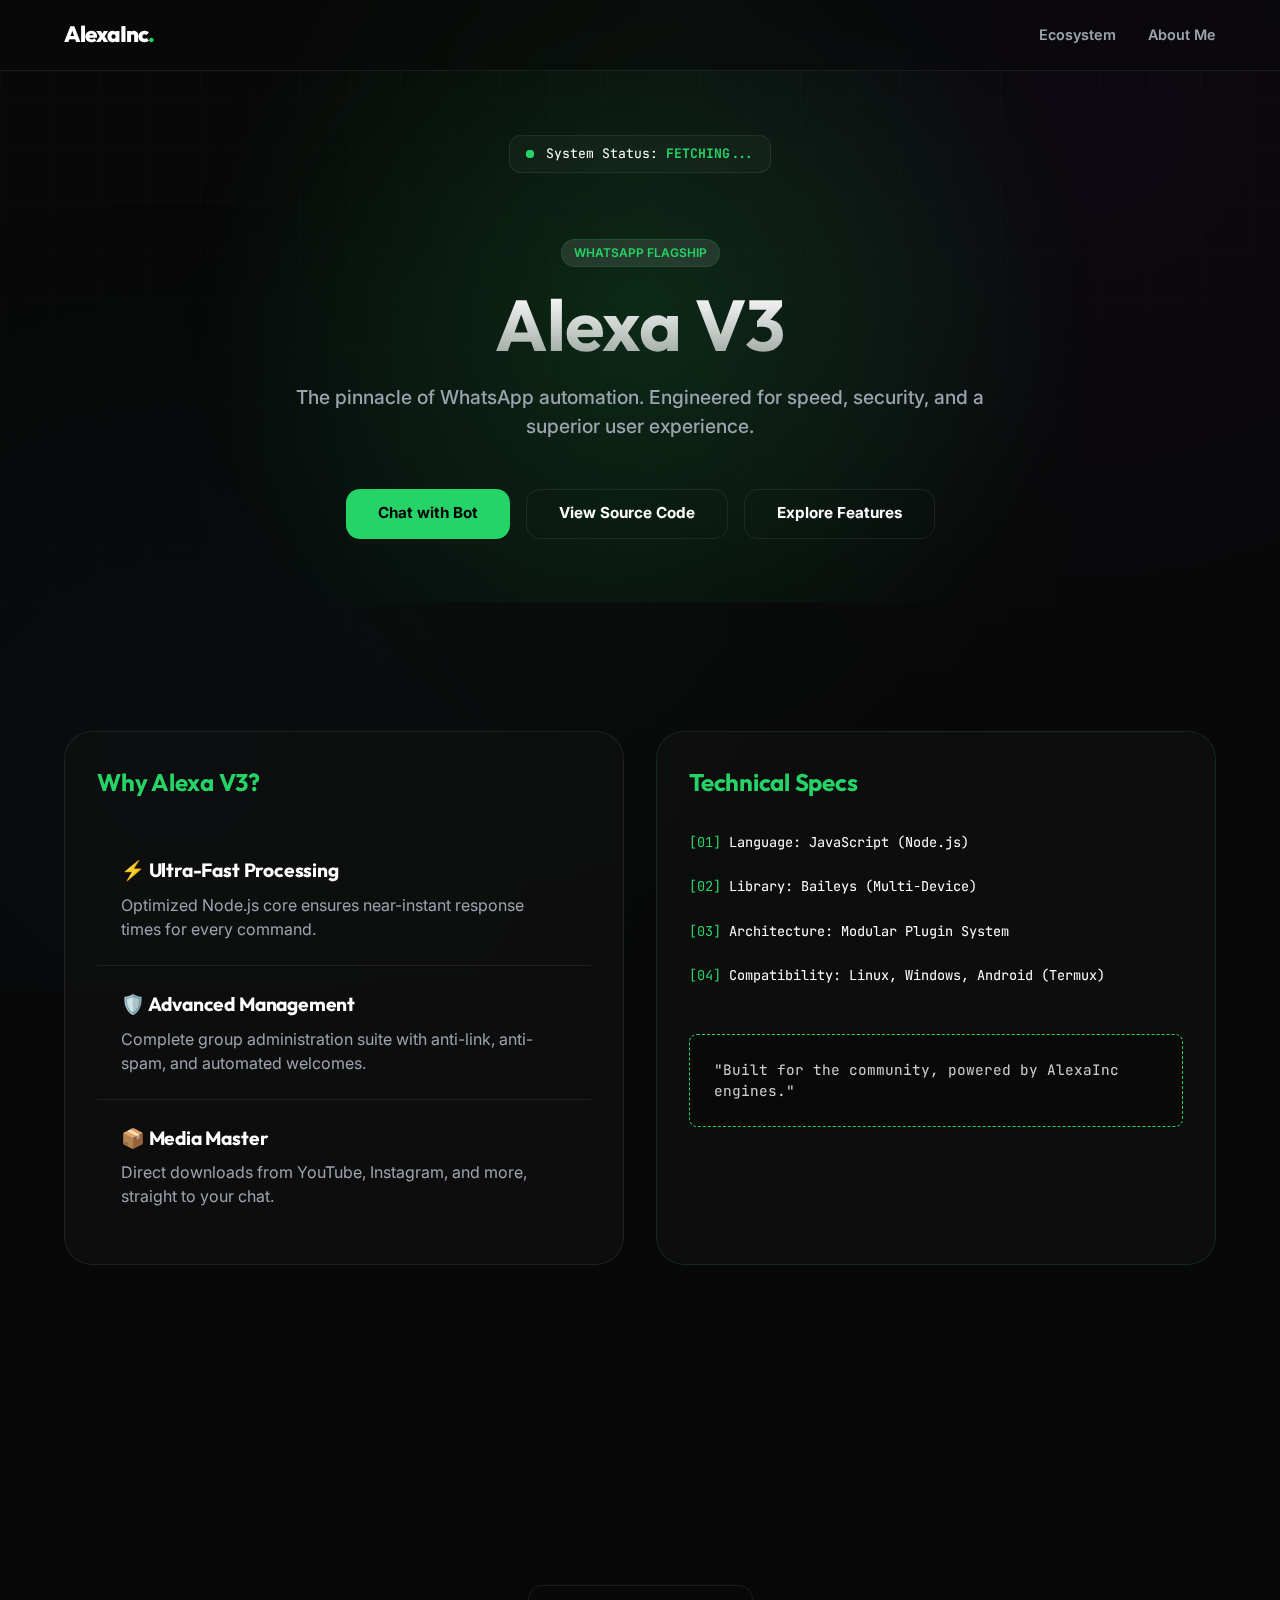
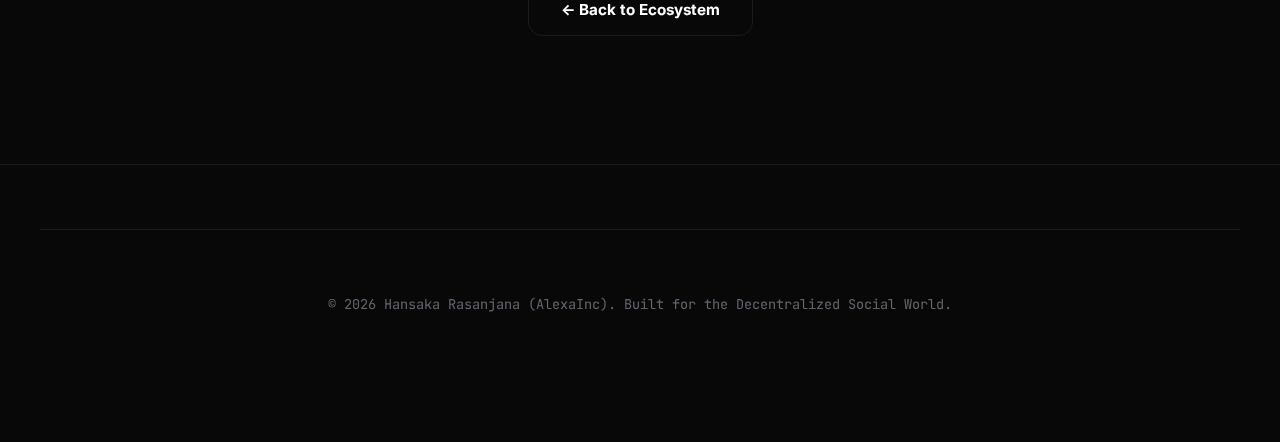
<file: alexa-v3.html>
<!DOCTYPE html>
<html lang="en">

<head>
    <meta charset="UTF-8">
    <meta name="viewport" content="width=device-width, initial-scale=1.0">
    <title>Alexa V3 | WhatsApp Automation Flagship</title>
    <meta name="description"
        content="Deep dive into Alexa V3 - The industry-leading WhatsApp automation bot by AlexaInc.">
    <link rel="stylesheet" href="index.css">
    <link rel="icon" href="https://github.com/AlexaInc.png" type="image/png">
    <style>
        .realm-hero {
            background: radial-gradient(circle at center, var(--glow-wa) 0%, transparent 70%);
        }

        .feature-item {
            padding: 1.5rem;
            border-bottom: 1px solid var(--border-color);
        }

        .feature-item:last-child {
            border-bottom: none;
        }
    </style>
</head>

<body>
    <div class="bg-glow"></div>
    <div class="grid-overlay"></div>

    <nav>
        <div class="container">
            <a href="index.html" class="logo">AlexaInc<span style="color: var(--accent-wa);">.</span></a>
            <div class="nav-links">
                <a href="index.html" class="nav-link">Ecosystem</a>
                <a href="about.html" class="nav-link">About Me</a>
            </div>
        </div>
    </nav>

    <main class="container">
        <section class="hero realm-hero">
            <div class="status-header">
                <div class="status-badge status-wa">
                    <span class="status-dot"></span>
                    <span>System Status: <span id="bot-status-text"
                            style="color: var(--accent-wa); font-weight: 700;">FETCHING...</span></span>
                </div>
                <div id="bot-update-text" class="mono"
                    style="font-size: 0.75rem; opacity: 0; transition: opacity 0.5s;">
                    Scanning...</div>
            </div>
            <div class="pill automation" style="margin-bottom: 1.5rem;">WhatsApp Flagship</div>
            <h1 style="color: var(--accent-wa);">Alexa V3</h1>
            <p>The pinnacle of WhatsApp automation. Engineered for speed,
                security, and a superior user experience.</p>

            <div style="margin-top: 2rem; display: flex; gap: 1rem; justify-content: center; flex-wrap: wrap;">
                <a href="https://wa.me/94705327164" id="wa-chat-btn" target="_blank" class="btn btn-primary"
                    style="background: var(--accent-wa); color: #000; display: flex; align-items: center; gap: 0.5rem;">
                    <span>Chat with Bot</span>
                </a>
                <a href="https://github.com/AlexaInc/alexa-v3" class="btn btn-outline">View Source Code</a>
                <a href="#features" class="btn btn-outline">Explore Features</a>
            </div>
        </section>

        <section id="features">
            <div class="grid-2">
                <div class="glass-panel" style="padding: 2rem;">
                    <h2 style="color: var(--accent-wa); margin-bottom: 2rem;">Why Alexa V3?</h2>
                    <div class="feature-item">
                        <h3 style="font-size: 1.2rem; margin-bottom: 0.5rem;">⚡ Ultra-Fast Processing</h3>
                        <p style="color: var(--text-secondary);">Optimized Node.js core ensures near-instant response
                            times for every command.</p>
                    </div>
                    <div class="feature-item">
                        <h3 style="font-size: 1.2rem; margin-bottom: 0.5rem;">🛡️ Advanced Management</h3>
                        <p style="color: var(--text-secondary);">Complete group administration suite with anti-link,
                            anti-spam, and automated welcomes.</p>
                    </div>
                    <div class="feature-item">
                        <h3 style="font-size: 1.2rem; margin-bottom: 0.5rem;">📦 Media Master</h3>
                        <p style="color: var(--text-secondary);">Direct downloads from YouTube, Instagram, and more,
                            straight to your chat.</p>
                    </div>
                </div>

                <div class="glass-panel" style="padding: 2rem; border-color: var(--glow-wa);">
                    <h2 style="color: var(--accent-wa); margin-bottom: 2rem;">Technical Specs</h2>
                    <ul class="mono" style="list-style: none; display: flex; flex-direction: column; gap: 1.5rem;">
                        <li><span style="color: var(--accent-wa)">[01]</span> Language: JavaScript (Node.js)</li>
                        <li><span style="color: var(--accent-wa)">[02]</span> Library: Baileys (Multi-Device)</li>
                        <li><span style="color: var(--accent-wa)">[03]</span> Architecture: Modular Plugin System</li>
                        <li><span style="color: var(--accent-wa)">[04]</span> Compatibility: Linux, Windows, Android
                            (Termux)</li>
                    </ul>

                    <div
                        style="margin-top: 3rem; padding: 1.5rem; background: rgba(0,0,0,0.3); border-radius: 8px; border: 1px dashed var(--accent-wa);">
                        <p class="mono" style="font-size: 0.9rem; opacity: 0.8;">"Built for the community, powered by
                            AlexaInc engines."</p>
                    </div>
                </div>
            </div>
        </section>

        <section style="text-align: center; margin-top: 4rem;">
            <a href="index.html" class="btn btn-outline">← Back to Ecosystem</a>
        </section>
    </main>

    <footer>
        <div class="container" style="padding: 4rem 0; border-top: 1px solid var(--border-color); text-align: center;">
            <p class="mono" style="opacity: 0.6;">© 2026 Hansaka Rasanjana (AlexaInc). Built for the Decentralized
                Social World.</p>
        </div>
    </footer>
    <script src="status.js"></script>
</body>

</html>
</file>
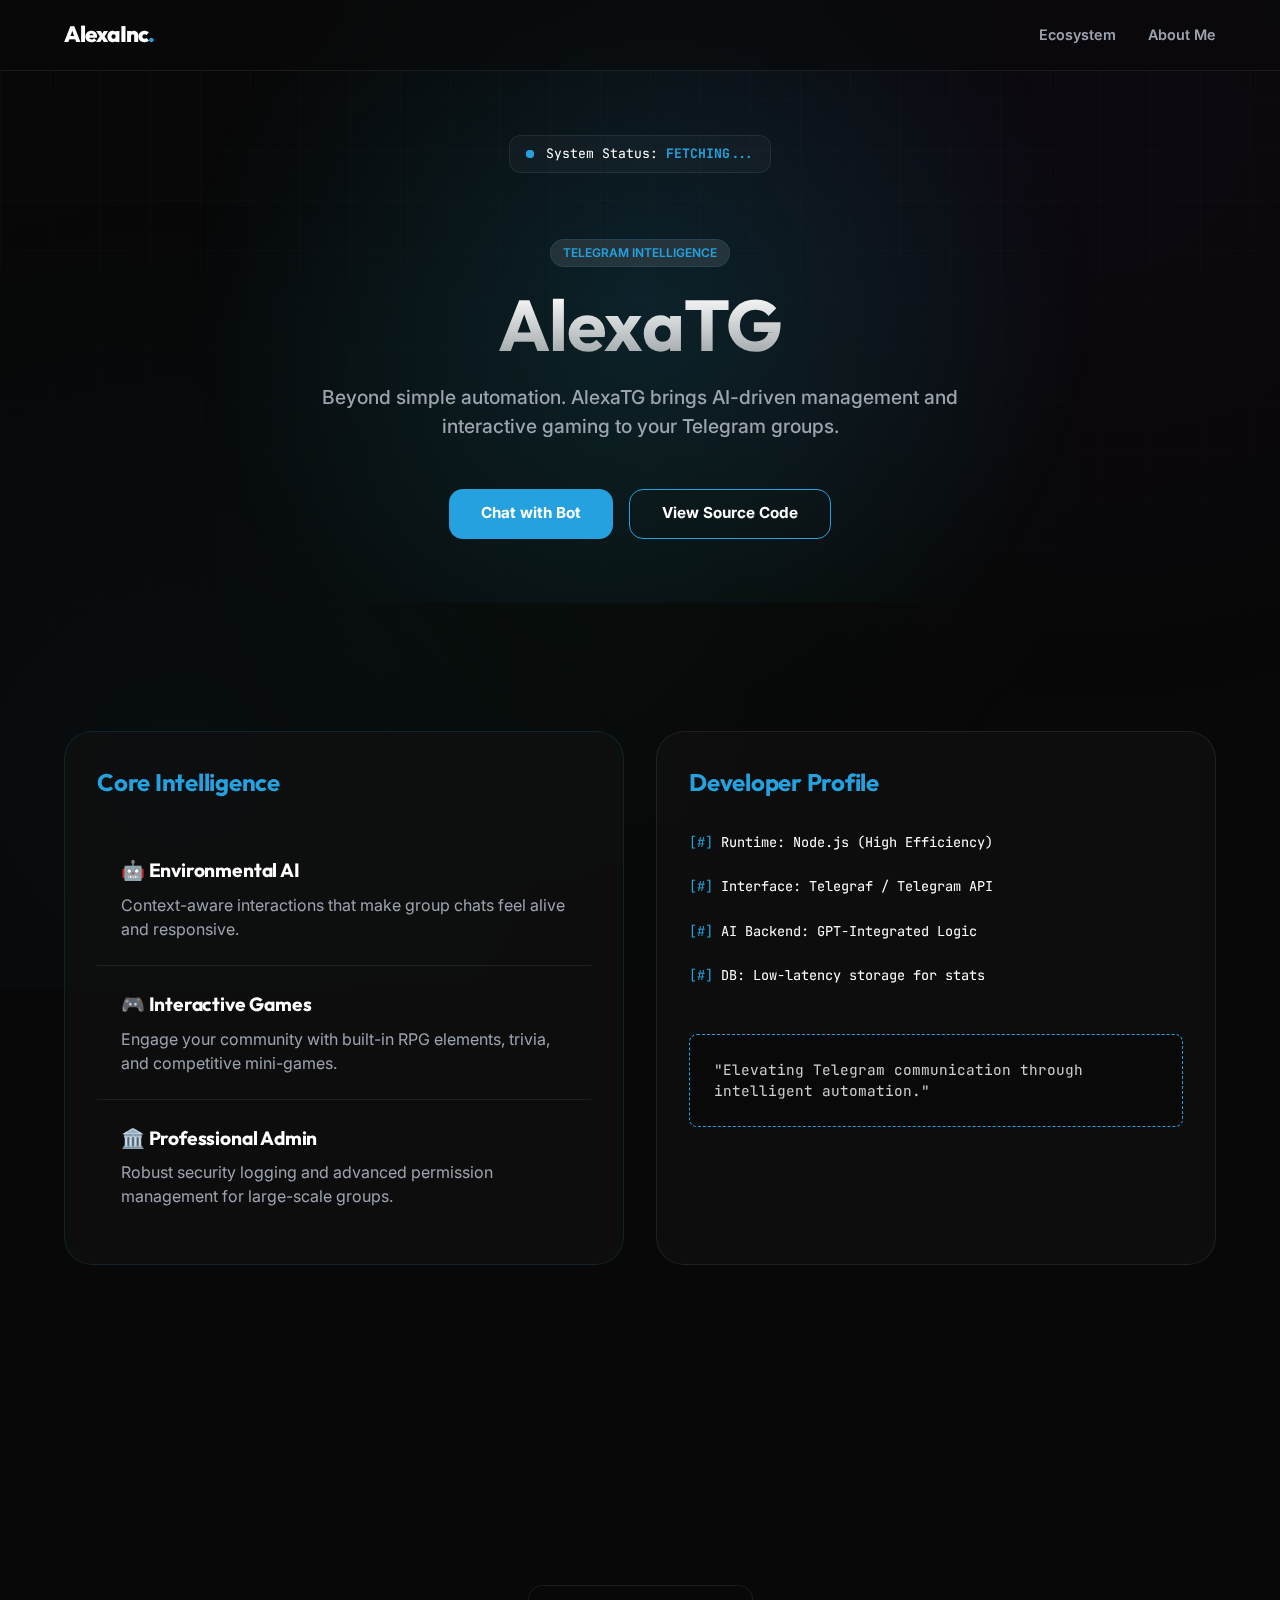
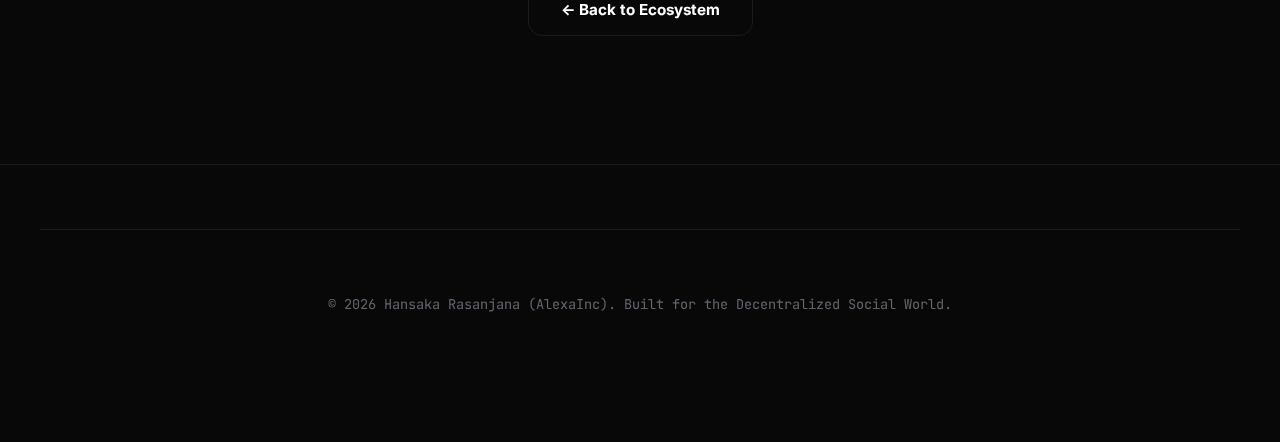
<file: alexatg.html>
<!DOCTYPE html>
<html lang="en">

<head>
    <meta charset="UTF-8">
    <meta name="viewport" content="width=device-width, initial-scale=1.0">
    <title>AlexaTG | Telegram Intelligence & AI</title>
    <meta name="description"
        content="Explore AlexaTG - The specialized Telegram bot for Group Management, AI, and Gaming.">
    <link rel="stylesheet" href="index.css">
    <link rel="icon" href="https://github.com/AlexaInc.png" type="image/png">
    <style>
        .realm-hero {
            background: radial-gradient(circle at center, var(--glow-tg) 0%, transparent 70%);
        }

        .feature-item {
            padding: 1.5rem;
            border-bottom: 1px solid var(--border-color);
        }

        .feature-item:last-child {
            border-bottom: none;
        }
    </style>
</head>

<body>
    <div class="bg-glow"></div>
    <div class="grid-overlay"></div>

    <nav>
        <div class="container">
            <a href="index.html" class="logo">AlexaInc<span style="color: var(--accent-tg);">.</span></a>
            <div class="nav-links">
                <a href="index.html" class="nav-link">Ecosystem</a>
                <a href="about.html" class="nav-link">About Me</a>
            </div>
        </div>
    </nav>

    <main class="container">
        <section class="hero realm-hero">
            <div class="status-header">
                <div class="status-badge status-tg">
                    <span class="status-dot"></span>
                    <span>System Status: <span id="bot-status-text"
                            style="color: var(--accent-tg); font-weight: 700;">FETCHING...</span></span>
                </div>
                <div id="bot-update-text" class="mono"
                    style="font-size: 0.75rem; opacity: 0; transition: opacity 0.5s;">
                    Scanning...</div>
            </div>
            <div class="pill special" style="margin-bottom: 1.5rem;">Telegram Intelligence</div>
            <h1 style="color: var(--accent-tg);">AlexaTG</h1>
            <p>Beyond simple automation. AlexaTG brings AI-driven management
                and interactive gaming to your Telegram groups.</p>

            <div style="margin-top: 3rem; display: flex; gap: 1rem; justify-content: center; flex-wrap: wrap;">
                <a href="https://t.me/alexaIncbot" id="tg-chat-btn" target="_blank" class="btn btn-primary"
                    style="background: var(--accent-tg); color: #fff; display: flex; align-items: center; gap: 0.5rem;">
                    <span>Chat with Bot</span>
                </a>
                <a href="https://github.com/AlexaInc/alexatg" class="btn btn-outline"
                    style="border-color: var(--accent-tg);">View Source Code</a>
            </div>
        </section>

        <section id="features">
            <div class="grid-2">
                <div class="glass-panel" style="padding: 2rem; border-color: var(--glow-tg);">
                    <h2 style="color: var(--accent-tg); margin-bottom: 2rem;">Core Intelligence</h2>
                    <div class="feature-item">
                        <h3 style="font-size: 1.2rem; margin-bottom: 0.5rem;">🤖 Environmental AI</h3>
                        <p style="color: var(--text-secondary);">Context-aware interactions that make group chats feel
                            alive and responsive.</p>
                    </div>
                    <div class="feature-item">
                        <h3 style="font-size: 1.2rem; margin-bottom: 0.5rem;">🎮 Interactive Games</h3>
                        <p style="color: var(--text-secondary);">Engage your community with built-in RPG elements,
                            trivia, and competitive mini-games.</p>
                    </div>
                    <div class="feature-item">
                        <h3 style="font-size: 1.2rem; margin-bottom: 0.5rem;">🏛️ Professional Admin</h3>
                        <p style="color: var(--text-secondary);">Robust security logging and advanced permission
                            management for large-scale groups.</p>
                    </div>
                </div>

                <div class="glass-panel" style="padding: 2rem;">
                    <h2 style="color: var(--accent-tg); margin-bottom: 2rem;">Developer Profile</h2>
                    <ul class="mono" style="list-style: none; display: flex; flex-direction: column; gap: 1.5rem;">
                        <li><span style="color: var(--accent-tg)">[#]</span> Runtime: Node.js (High Efficiency)</li>
                        <li><span style="color: var(--accent-tg)">[#]</span> Interface: Telegraf / Telegram API</li>
                        <li><span style="color: var(--accent-tg)">[#]</span> AI Backend: GPT-Integrated Logic</li>
                        <li><span style="color: var(--accent-tg)">[#]</span> DB: Low-latency storage for stats</li>
                    </ul>

                    <div
                        style="margin-top: 3rem; padding: 1.5rem; background: rgba(0,0,0,0.3); border-radius: 8px; border: 1px dashed var(--accent-tg);">
                        <p class="mono" style="font-size: 0.9rem; opacity: 0.8;">"Elevating Telegram communication
                            through intelligent automation."</p>
                    </div>
                </div>
            </div>
        </section>

        <section style="text-align: center; margin-top: 4rem;">
            <a href="index.html" class="btn btn-outline">← Back to Ecosystem</a>
        </section>
    </main>

    <footer>
        <div class="container" style="padding: 4rem 0; border-top: 1px solid var(--border-color); text-align: center;">
            <p class="mono" style="opacity: 0.6;">© 2026 Hansaka Rasanjana (AlexaInc). Built for the Decentralized
                Social World.</p>
        </div>
    </footer>
    <script src="status.js"></script>
</body>

</html>
</file>
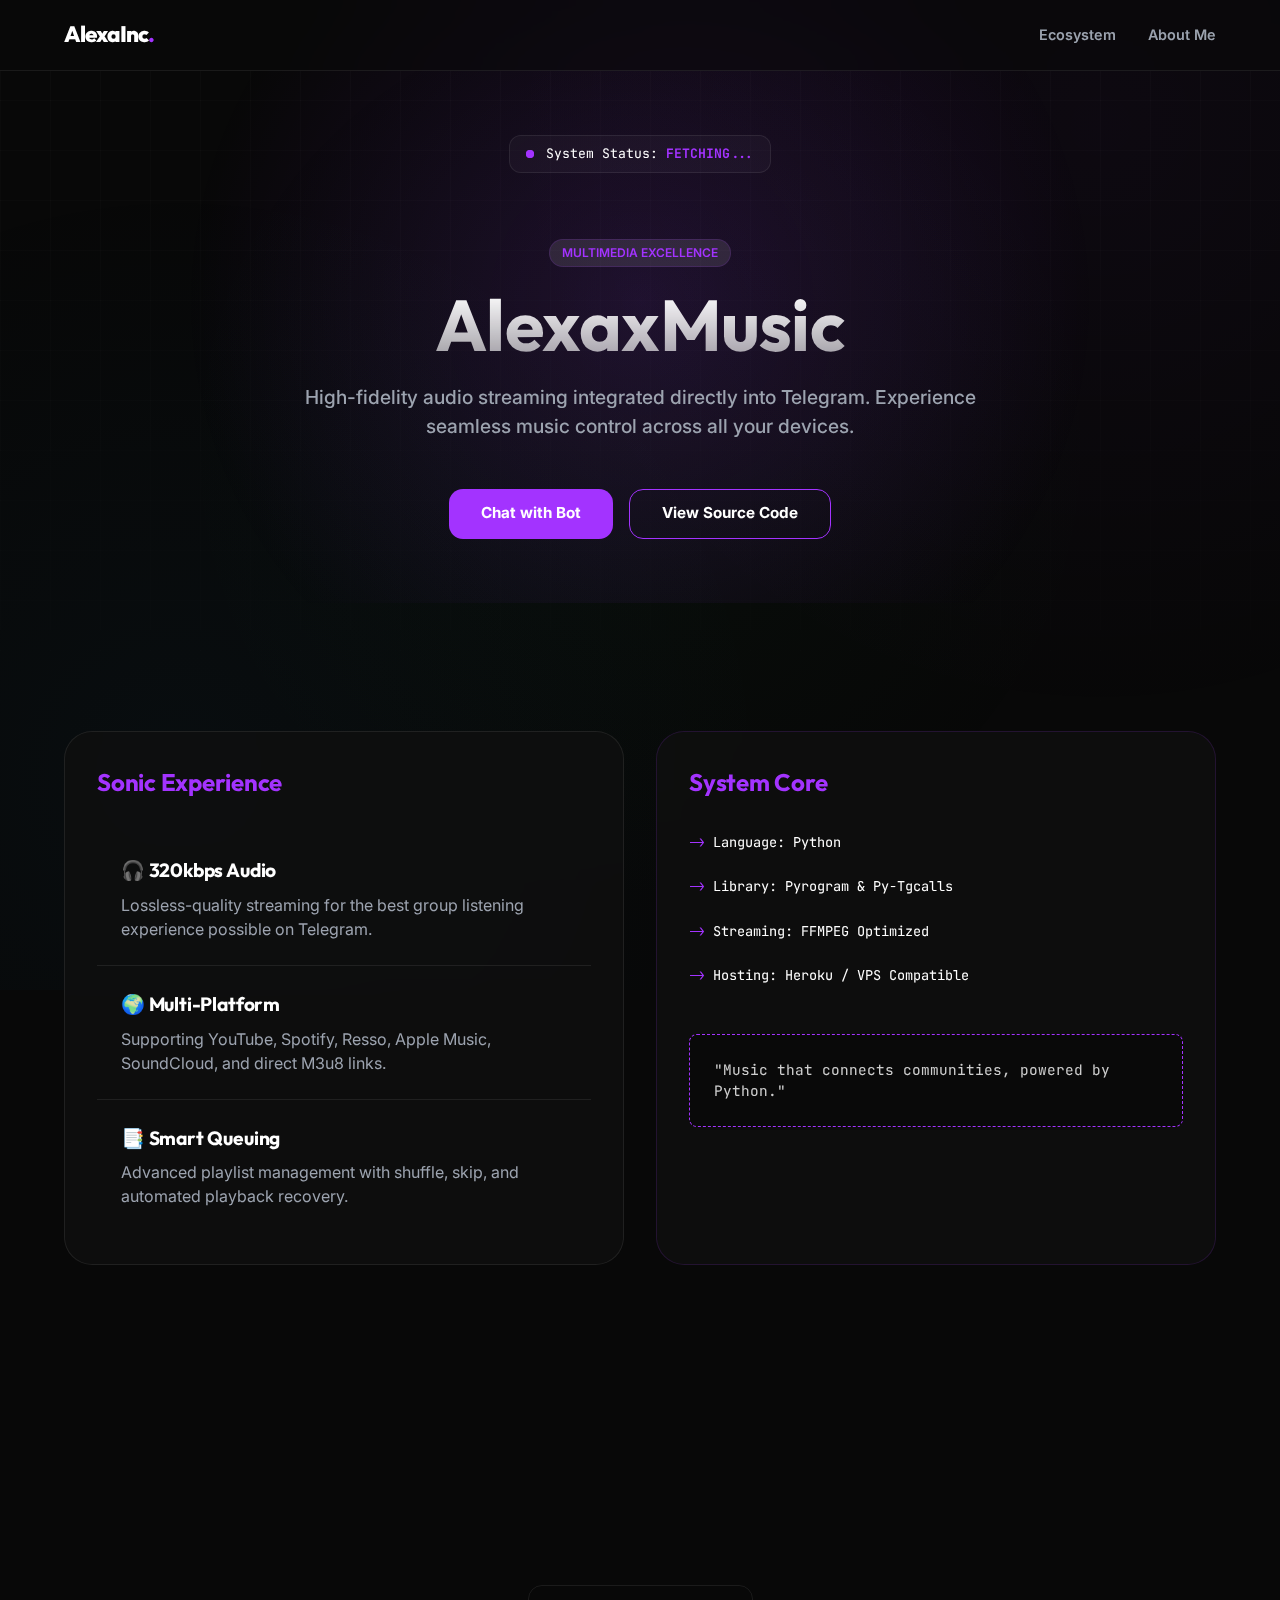
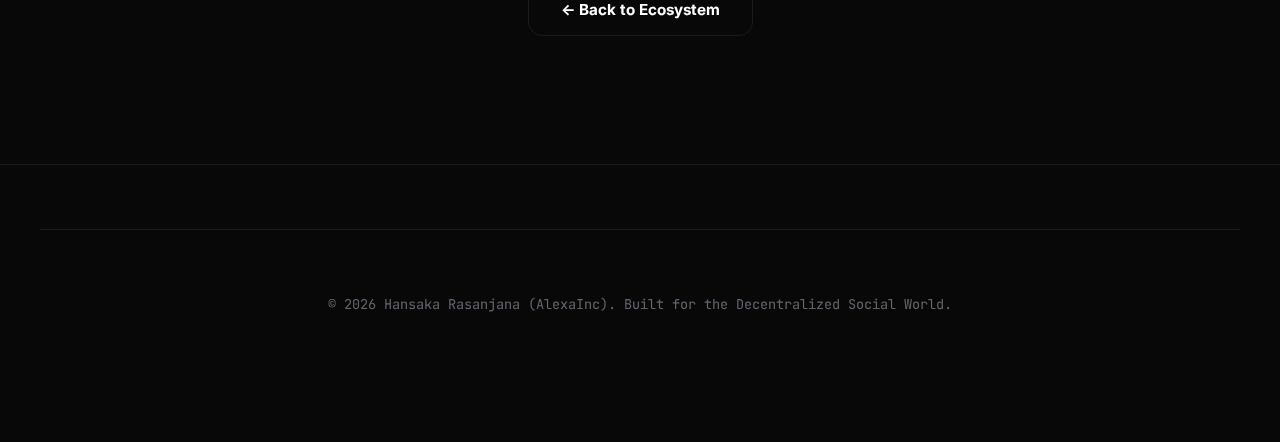
<file: alexaxmusic.html>
<!DOCTYPE html>
<html lang="en">

<head>
    <meta charset="UTF-8">
    <meta name="viewport" content="width=device-width, initial-scale=1.0">
    <title>AlexaxMusic | Telegram Music & Streaming</title>
    <meta name="description"
        content="Discover AlexaxMusic - High-fidelity Telegram music streaming bot supporting YouTube, Spotify, and more.">
    <link rel="stylesheet" href="index.css">
    <link rel="icon" href="https://github.com/AlexaInc.png" type="image/png">
    <style>
        .realm-hero {
            background: radial-gradient(circle at center, var(--glow-music) 0%, transparent 70%);
        }

        .feature-item {
            padding: 1.5rem;
            border-bottom: 1px solid var(--border-color);
        }

        .feature-item:last-child {
            border-bottom: none;
        }
    </style>
</head>

<body>
    <div class="bg-glow"></div>
    <div class="grid-overlay"></div>

    <nav>
        <div class="container">
            <a href="index.html" class="logo">AlexaInc<span style="color: var(--accent-music);">.</span></a>
            <div class="nav-links">
                <a href="index.html" class="nav-link">Ecosystem</a>
                <a href="about.html" class="nav-link">About Me</a>
            </div>
        </div>
    </nav>

    <main class="container">
        <section class="hero realm-hero">
            <div class="status-header">
                <div class="status-badge status-music">
                    <span class="status-dot"></span>
                    <span>System Status: <span id="bot-status-text"
                            style="color: var(--accent-music); font-weight: 700;">FETCHING...</span></span>
                </div>
                <div id="bot-update-text" class="mono"
                    style="font-size: 0.75rem; opacity: 0; transition: opacity 0.5s;">
                    Scanning...</div>
            </div>
            <div class="pill special"
                style="margin-bottom: 1.5rem; color: var(--accent-music); border-color: var(--glow-music);">Multimedia
                Excellence</div>
            <h1 style="color: var(--accent-music);">AlexaxMusic</h1>
            <p>High-fidelity audio streaming integrated directly into Telegram.
                Experience seamless music control across all your devices.</p>

            <div style="margin-top: 3rem; display: flex; gap: 1rem; justify-content: center; flex-wrap: wrap;">
                <a href="https://t.me/alexaIncbot" id="tg-chat-btn" target="_blank" class="btn btn-primary"
                    style="background: var(--accent-music); color: #fff; display: flex; align-items: center; gap: 0.5rem;">
                    <span>Chat with Bot</span>
                </a>
                <a href="https://github.com/AlexaInc/AlexaxMusic" class="btn btn-outline"
                    style="border-color: var(--accent-music);">View Source Code</a>
            </div>
        </section>

        <section id="features">
            <div class="grid-2">
                <div class="glass-panel" style="padding: 2rem;">
                    <h2 style="color: var(--accent-music); margin-bottom: 2rem;">Sonic Experience</h2>
                    <div class="feature-item">
                        <h3 style="font-size: 1.2rem; margin-bottom: 0.5rem;">🎧 320kbps Audio</h3>
                        <p style="color: var(--text-secondary);">Lossless-quality streaming for the best group listening
                            experience possible on Telegram.</p>
                    </div>
                    <div class="feature-item">
                        <h3 style="font-size: 1.2rem; margin-bottom: 0.5rem;">🌍 Multi-Platform</h3>
                        <p style="color: var(--text-secondary);">Supporting YouTube, Spotify, Resso, Apple Music,
                            SoundCloud, and direct M3u8 links.</p>
                    </div>
                    <div class="feature-item">
                        <h3 style="font-size: 1.2rem; margin-bottom: 0.5rem;">📑 Smart Queuing</h3>
                        <p style="color: var(--text-secondary);">Advanced playlist management with shuffle, skip, and
                            automated playback recovery.</p>
                    </div>
                </div>

                <div class="glass-panel" style="padding: 2rem; border-color: var(--glow-music);">
                    <h2 style="color: var(--accent-music); margin-bottom: 2rem;">System Core</h2>
                    <ul class="mono" style="list-style: none; display: flex; flex-direction: column; gap: 1.5rem;">
                        <li><span style="color: var(--accent-music)">-></span> Language: Python</li>
                        <li><span style="color: var(--accent-music)">-></span> Library: Pyrogram & Py-Tgcalls</li>
                        <li><span style="color: var(--accent-music)">-></span> Streaming: FFMPEG Optimized</li>
                        <li><span style="color: var(--accent-music)">-></span> Hosting: Heroku / VPS Compatible</li>
                    </ul>

                    <div
                        style="margin-top: 3rem; padding: 1.5rem; background: rgba(0,0,0,0.3); border-radius: 8px; border: 1px dashed var(--accent-music);">
                        <p class="mono" style="font-size: 0.9rem; opacity: 0.8;">"Music that connects communities,
                            powered by Python."</p>
                    </div>
                </div>
            </div>
        </section>

        <section style="text-align: center; margin-top: 4rem;">
            <a href="index.html" class="btn btn-outline">← Back to Ecosystem</a>
        </section>
    </main>

    <footer>
        <div class="container" style="padding: 4rem 0; border-top: 1px solid var(--border-color); text-align: center;">
            <p class="mono" style="opacity: 0.6;">© 2026 Hansaka Rasanjana (AlexaInc). Built for the Decentralized
                Social World.</p>
        </div>
    </footer>
    <script src="status.js"></script>
</body>

</html>
</file>
<file: index.css>
@import url('https://fonts.googleapis.com/css2?family=Inter:wght@400;600;800&family=JetBrains+Mono:wght@400;700&family=Outfit:wght@500;700&display=swap');

:root {
    --bg-color: #080808;
    --card-bg: rgba(15, 15, 15, 0.8);
    --border-color: rgba(255, 255, 255, 0.08);
    --text-primary: #ffffff;
    --text-secondary: #9ca3af;
    --accent-wa: #25D366;
    /* WhatsApp Green */
    --accent-tg: #24A1DE;
    /* Telegram Light Blue */
    --accent-music: #A333FF;
    /* Music Purple */
    --accent-dev: #00ff6a;
    /* Dev Emerald */
    --glow-wa: rgba(37, 211, 102, 0.15);
    --glow-tg: rgba(36, 161, 222, 0.15);
    --glow-music: rgba(163, 51, 255, 0.15);
    --glow-dev: rgba(0, 255, 106, 0.15);
    --transition: all 0.4s cubic-bezier(0.23, 1, 0.32, 1);
}

* {
    margin: 0;
    padding: 0;
    box-sizing: border-box;
}

body {
    background-color: var(--bg-color);
    color: var(--text-primary);
    font-family: 'Inter', system-ui, -apple-system, sans-serif;
    line-height: 1.5;
    overflow-x: hidden;
    -webkit-font-smoothing: antialiased;
}

/* Background Effects */
.bg-glow {
    position: fixed;
    top: -10%;
    left: -10%;
    width: 120%;
    height: 120%;
    background:
        radial-gradient(circle at 80% 20%, rgba(163, 51, 255, 0.04) 0%, transparent 40%),
        radial-gradient(circle at 20% 80%, rgba(36, 161, 222, 0.04) 0%, transparent 40%),
        radial-gradient(circle at 50% 50%, rgba(37, 211, 102, 0.03) 0%, transparent 50%);
    pointer-events: none;
    z-index: -1;
}

.grid-overlay {
    position: fixed;
    top: 0;
    left: 0;
    width: 100%;
    height: 100%;
    background-image:
        linear-gradient(rgba(255, 255, 255, 0.02) 1px, transparent 1px),
        linear-gradient(90deg, rgba(255, 255, 255, 0.02) 1px, transparent 1px);
    background-size: 50px 50px;
    mask-image: linear-gradient(to bottom, black, transparent);
    pointer-events: none;
    z-index: -1;
}

/* Typography */
h1,
h2,
h3 {
    font-family: 'Outfit', sans-serif;
    font-weight: 700;
    letter-spacing: -0.01em;
}

.mono {
    font-family: 'JetBrains Mono', monospace;
    font-size: 0.85rem;
}

/* Layout */
.container {
    max-width: 1200px;
    margin: 0 auto;
    padding: 0 1.5rem;
}

section {
    padding: 8rem 0;
}

/* Components */
.glass-panel {
    background: var(--card-bg);
    backdrop-filter: blur(16px);
    -webkit-backdrop-filter: blur(16px);
    border: 1px solid var(--border-color);
    border-radius: 28px;
    padding: 2.5rem;
    transition: var(--transition);
}

@media (max-width: 600px) {
    .glass-panel {
        padding: 1.5rem;
        border-radius: 20px;
    }
}

/* Hero Section */
.hero {
    text-align: center;
    padding: clamp(8rem, 15vh, 12rem) 0 4rem;
}

.hero h1 {
    font-size: clamp(3rem, 10vw, 5.5rem);
    line-height: 0.95;
    margin-bottom: 2rem;
    background: linear-gradient(180deg, #FFFFFF 0%, rgba(255, 255, 255, 0.6) 100%);
    -webkit-background-clip: text;
    background-clip: text;
    -webkit-text-fill-color: transparent;
}

.hero p {
    color: var(--text-secondary);
    font-size: 1.2rem;
    max-width: 650px;
    margin: 0 auto 3.5rem;
    font-weight: 500;
}

/* Terminal Component */
.terminal {
    max-width: 750px;
    margin: 4rem auto;
    text-align: left;
    box-shadow: 0 40px 100px rgba(0, 0, 0, 0.7);
    border: 1px solid rgba(255, 255, 255, 0.1);
}

.terminal-header {
    background: rgba(255, 255, 255, 0.03);
    padding: 1rem 1.25rem;
    display: flex;
    align-items: center;
    gap: 0.75rem;
    border-bottom: 1px solid rgba(255, 255, 255, 0.05);
}

.dot {
    width: 12px;
    height: 12px;
    border-radius: 50%;
}

.dot.red {
    background: #ff5f56;
}

.dot.yellow {
    background: #ffbd2e;
}

.dot.green {
    background: #27c93f;
}

.terminal-content {
    padding: 2rem;
    font-family: 'JetBrains Mono', monospace;
    font-size: 0.95rem;
    color: #e5e7eb;
}

/* Project Grid (Bento) */
.project-grid {
    display: grid;
    grid-template-columns: repeat(12, 1fr);
    grid-auto-rows: minmax(160px, auto);
    gap: 1.5rem;
}

/* Responsive Grid Utilities */
.grid-2 {
    display: grid;
    grid-template-columns: 1fr 1fr;
    gap: 2rem;
}

@media (max-width: 850px) {
    .grid-2 {
        grid-template-columns: 1fr;
    }
}

/* Bento Spans */
.span-7 {
    grid-column: span 7;
}

.span-5 {
    grid-column: span 5;
}

.span-4 {
    grid-column: span 4;
}

.span-3 {
    grid-column: span 3;
}

.row-2 {
    grid-row: span 2;
}

@media (max-width: 900px) {
    .project-grid {
        grid-template-columns: repeat(2, 1fr);
    }

    .span-7,
    .span-5,
    .span-4,
    .span-3 {
        grid-column: span 1;
    }

    .row-2 {
        grid-row: span 1;
    }
}

@media (max-width: 600px) {
    .project-grid {
        grid-template-columns: 1fr;
    }
}

.project-card {
    display: flex;
    flex-direction: column;
    justify-content: space-between;
}

.project-card:hover {
    transform: translateY(-8px) scale(1.01);
    border-color: rgba(255, 255, 255, 0.15);
}

.card-icon {
    font-size: 2.5rem;
    margin-bottom: 1.5rem;
}

/* Bot Realm Colors */
.wa-card:hover {
    box-shadow: 0 0 40px var(--glow-wa);
    border-color: rgba(37, 211, 102, 0.3);
}

.tg-card:hover {
    box-shadow: 0 0 40px var(--glow-tg);
    border-color: rgba(36, 161, 222, 0.3);
}

.music-card:hover {
    box-shadow: 0 0 40px var(--glow-music);
    border-color: rgba(163, 51, 255, 0.3);
}

.dev-card:hover {
    box-shadow: 0 0 40px var(--glow-dev);
    border-color: rgba(0, 255, 106, 0.3);
}

.project-card h3 {
    margin-bottom: 0.5rem;
}

.project-card p {
    color: var(--text-secondary);
    font-size: 0.95rem;
}

.stats {
    margin-top: 1.5rem;
    display: flex;
    gap: 1rem;
    font-size: 0.8rem;
    opacity: 0.6;
}

/* Categories Section */
.pill {
    padding: 0.25rem 0.75rem;
    border-radius: 100px;
    font-size: 0.75rem;
    font-weight: 600;
    text-transform: uppercase;
    background: rgba(255, 255, 255, 0.1);
    margin-bottom: 1rem;
    display: inline-block;
}

.pill.automation {
    color: var(--accent-wa);
    border: 1px solid var(--glow-wa);
}

.pill.dev {
    color: var(--accent-dev);
    border: 1px solid var(--glow-dev);
}

.pill.special {
    color: var(--accent-tg);
    border: 1px solid var(--glow-tg);
}

/* Footer */
footer {
    padding: 4rem 0;
    text-align: center;
    border-top: 1px solid var(--border-color);
}

footer p {
    color: var(--text-secondary);
    font-size: 0.9rem;
}

/* Animations */
@keyframes typing {
    from {
        width: 0
    }

    to {
        width: 100%
    }
}

@keyframes blink {
    50% {
        border-color: transparent
    }
}

.cursor {
    display: inline-block;
    width: 6px;
    height: 1.2em;
    background: var(--accent-dev);
    margin-left: 2px;
    animation: blink 1s step-end infinite;
}

/* Responsive */
@media (max-width: 900px) {
    .project-grid {
        grid-template-columns: repeat(2, 1fr);
    }
}

@media (max-width: 600px) {
    .project-grid {
        grid-template-columns: 1fr;
    }

    .hero h1 {
        font-size: 3rem;
    }
}

/* Navigation Bar */
nav {
    position: fixed;
    top: 0;
    width: 100%;
    z-index: 1000;
    background: rgba(8, 8, 8, 0.5);
    backdrop-filter: blur(20px);
    border-bottom: 1px solid var(--border-color);
}

nav .container {
    display: flex;
    justify-content: space-between;
    align-items: center;
    height: 70px;
}

.logo {
    font-family: 'Outfit', sans-serif;
    font-weight: 800;
    font-size: 1.4rem;
    text-decoration: none;
    color: #fff;
    letter-spacing: -1px;
}

.nav-links {
    display: flex;
    gap: 2rem;
}

.nav-link {
    text-decoration: none;
    color: var(--text-secondary);
    font-size: 0.9rem;
    font-weight: 600;
    transition: var(--transition);
}

.nav-link:hover,
.nav-link.active {
    color: #fff;
}

@media (max-width: 600px) {
    nav .container {
        flex-direction: column;
        height: auto;
        padding: 1rem;
        gap: 0.5rem;
    }

    .nav-links {
        gap: 1rem;
        font-size: 0.8rem;
    }
}

/* Realm Hero Enhancements */
.realm-hero {
    padding-top: clamp(8rem, 15vh, 12rem);
    padding-bottom: 4rem;
    text-align: center;
}

.realm-hero h1 {
    font-size: clamp(2.5rem, 8vw, 4.5rem);
    margin-bottom: 1.5rem;
}

.realm-hero p {
    font-size: clamp(1rem, 3vw, 1.2rem);
    max-width: 700px;
    margin: 0 auto 3rem;
}

/* About Page Specifics */
.about-grid {
    display: grid;
    grid-template-columns: 1fr 2fr;
    gap: 3rem;
    align-items: start;
}

@media (max-width: 1000px) {
    .about-grid {
        grid-template-columns: 1fr;
        gap: 2rem;
    }
}

.profile-img {
    width: 100%;
    aspect-ratio: 1;
    border-radius: 32px;
    background: linear-gradient(45deg, var(--accent-wa), var(--accent-tg));
    padding: 3px;
    box-shadow: 0 20px 40px rgba(0, 0, 0, 0.5);
}

.profile-img img {
    width: 100%;
    height: 100%;
    object-fit: cover;
    border-radius: 30px;
    border: 4px solid var(--bg-color);
}

.skill-tags {
    display: flex;
    flex-wrap: wrap;
    gap: 0.75rem;
    margin-top: 1.5rem;
}

.skill-tag {
    background: rgba(255, 255, 255, 0.05);
    border: 1px solid var(--border-color);
    padding: 0.5rem 1rem;
    border-radius: 12px;
    font-size: 0.85rem;
    color: var(--text-secondary);
}

.social-links {
    margin-top: 2rem;
    display: flex;
    gap: 1rem;
    flex-wrap: wrap;
}

/* Grid for Education/Certs in About */
.about-stats-grid {
    display: grid;
    grid-template-columns: 1fr 1fr;
    gap: 1rem;
    margin-top: 2.5rem;
}

@media (max-width: 650px) {
    .about-stats-grid {
        grid-template-columns: 1fr;
    }
}

.btn {
    padding: 0.8rem 2rem;
    border-radius: 14px;
    text-decoration: none;
    font-weight: 700;
    font-size: 0.95rem;
    transition: var(--transition);
    display: inline-block;
}

.btn-primary {
    background: #fff;
    color: #000;
}

.btn-primary:hover {
    transform: translateY(-2px);
    box-shadow: 0 10px 20px rgba(255, 255, 255, 0.1);
}

.btn-outline {
    border: 1px solid var(--border-color);
    color: #fff;
}

.btn-outline:hover {
    background: rgba(255, 255, 255, 0.05);
}

/* Responsive About */
@media (max-width: 850px) {
    .about-grid {
        grid-template-columns: 1fr;
    }

    .profile-img {
        max-width: 400px;
        margin: 0 auto;
    }
}

/* Status Indicators Alignment */
.status-header {
    display: flex;
    flex-direction: column;
    align-items: center;
    gap: 0.5rem;
    margin-bottom: 2.5rem;
}

.status-badge {
    display: inline-flex;
    align-items: center;
    gap: 0.75rem;
    padding: 0.5rem 1rem;
    background: rgba(255, 255, 255, 0.03);
    border: 1px solid var(--border-color);
    border-radius: 12px;
    font-family: 'JetBrains Mono', monospace;
    font-size: 0.82rem;
    transition: var(--transition);
}

.status-dot {
    width: 8px;
    height: 8px;
    border-radius: 50%;
    position: relative;
}

.status-dot::after {
    content: '';
    position: absolute;
    top: 0;
    left: 0;
    width: 100%;
    height: 100%;
    border-radius: 50%;
    animation: pulse 2s infinite;
}

@keyframes pulse {
    0% {
        transform: scale(1);
        opacity: 1;
    }

    100% {
        transform: scale(3);
        opacity: 0;
    }
}

.status-wa .status-dot,
.status-wa .status-dot::after {
    background: var(--accent-wa);
}

.status-tg .status-dot,
.status-tg .status-dot::after {
    background: var(--accent-tg);
}

.status-music .status-dot,
.status-music .status-dot::after {
    background: var(--accent-music);
}
</file>
